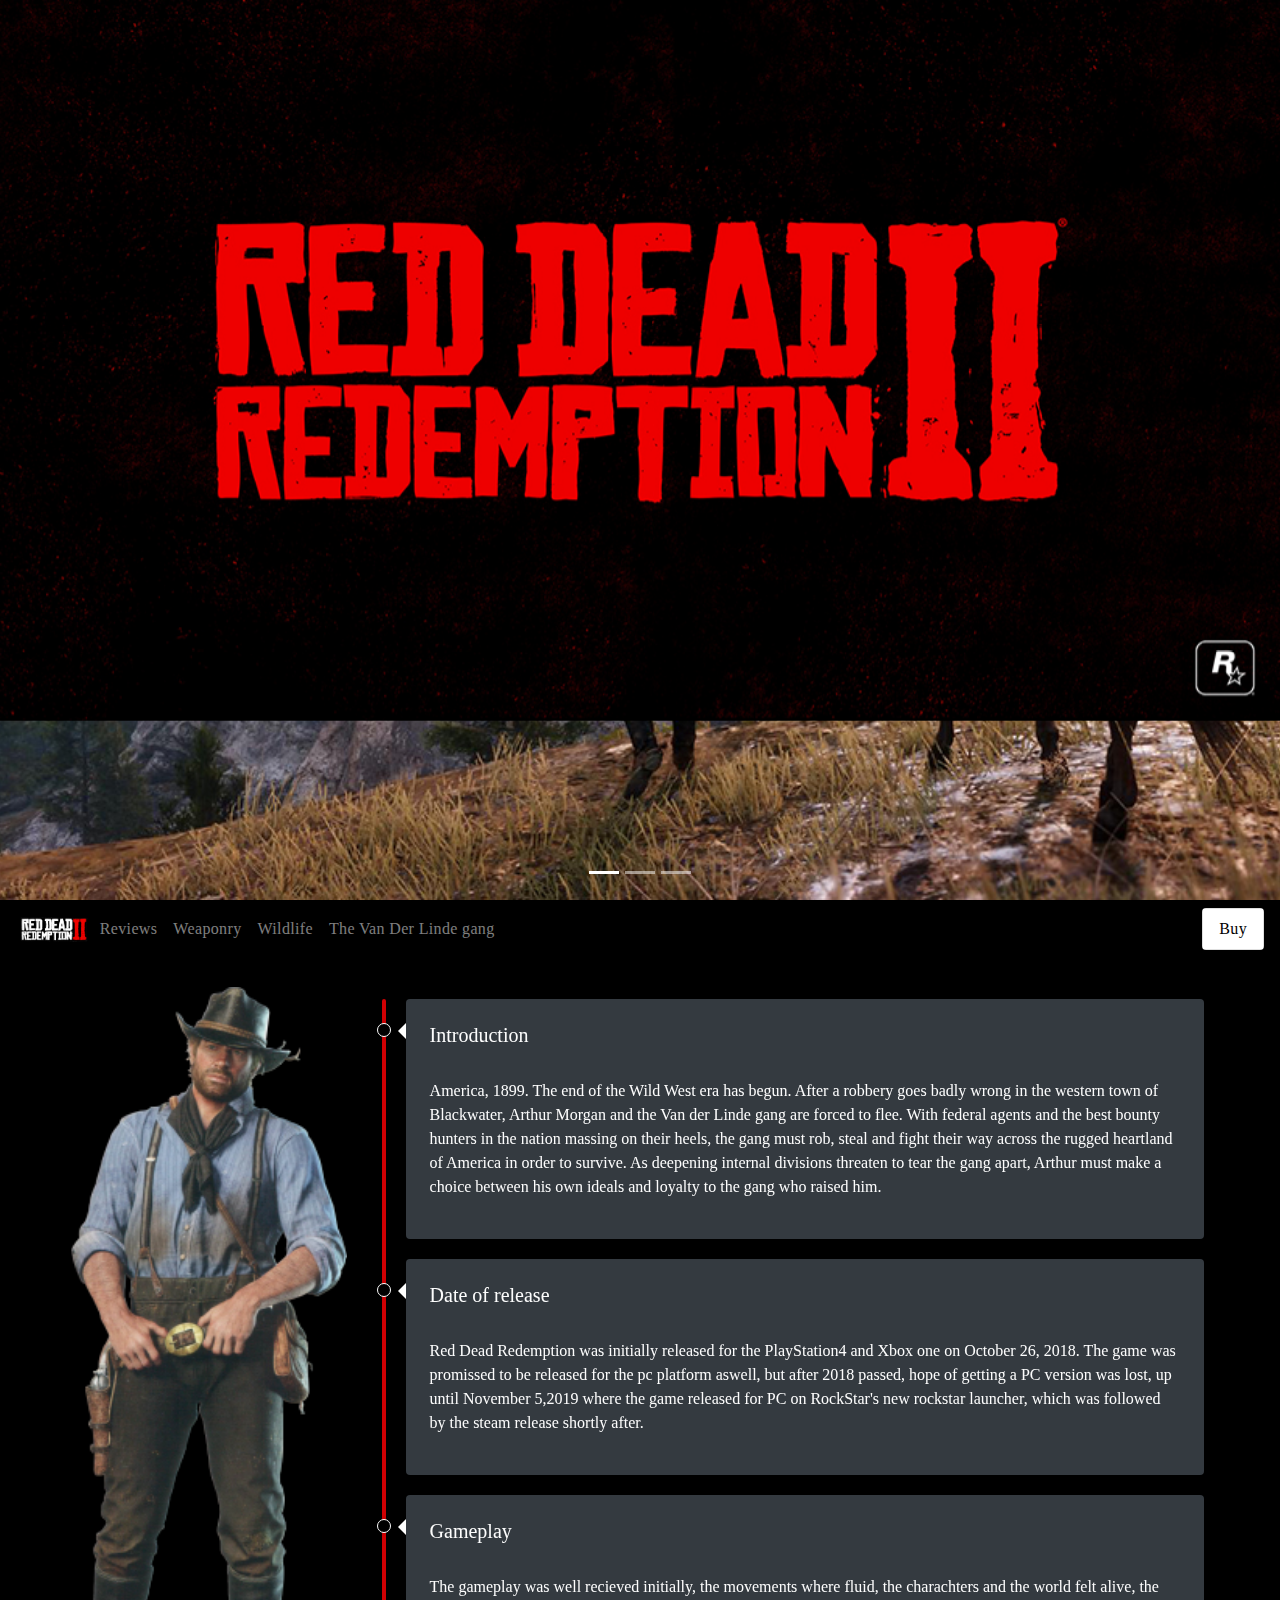
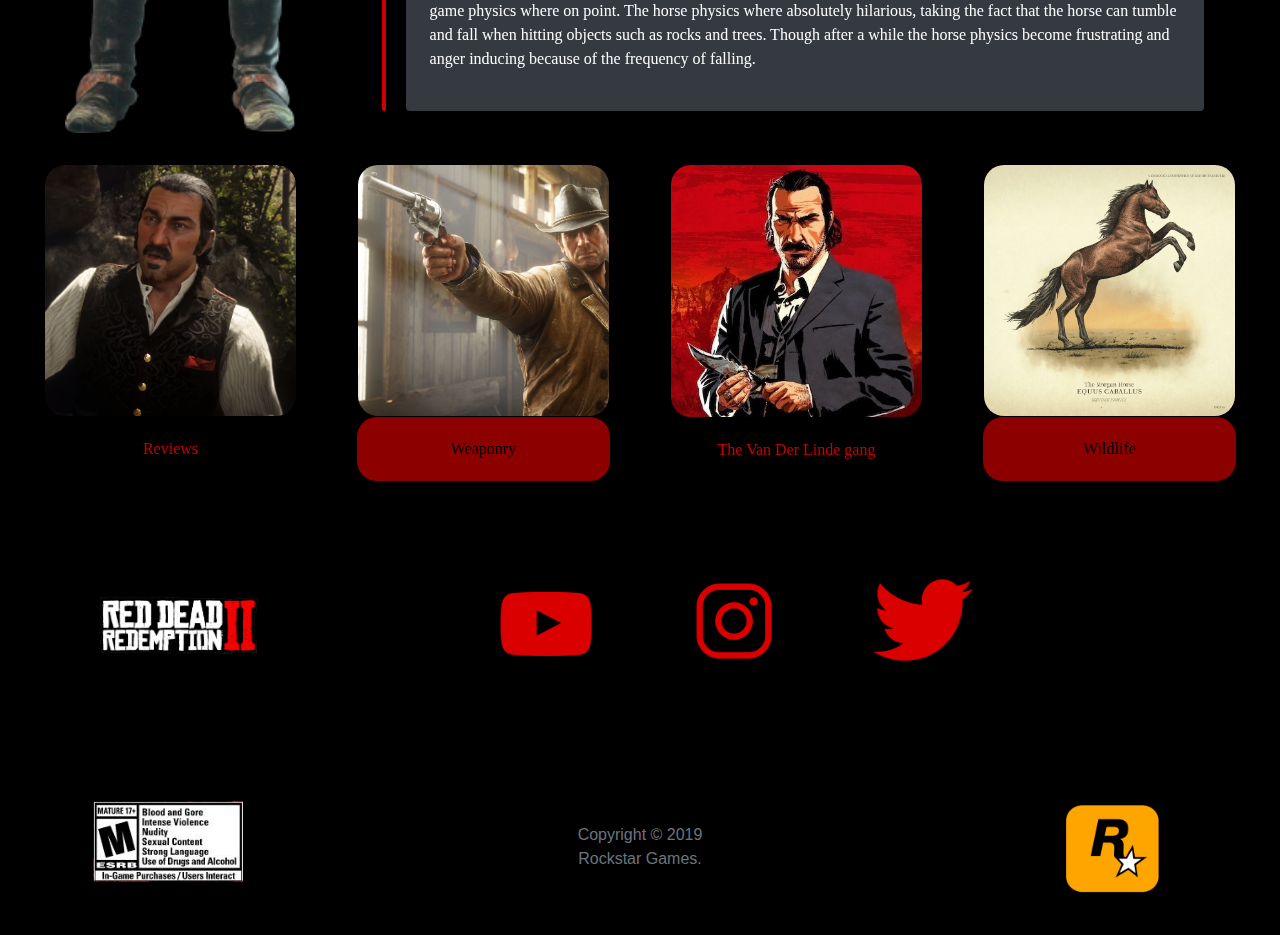
<file: index.html>
<!doctype html>
<html>
<head>
<meta charset="utf-8">
	
<meta name="viewport" content="width=device-width,initial-scale=1,maximum-scale=1,user-scalable=no">
<meta http-equiv="X-UA-Compatible" content="IE=edge,chrome=1">
<meta name="HandheldFriendly" content="true">

<style>
 body { 
	background: url(Pictures/backdrop.jpg);
	background-repeat: no-repeat;
	background-position: center center;
	background-size: cover;
        background-color: #000000 !important;
	background-attachment: fixed;
             }
</style>

<link rel="shortcut icon" type="image/x-icon" href="Pictures/rockstar.png">

	<link rel="stylesheet" href="css/index.css" >
	
<link rel="stylesheet" href="https://stackpath.bootstrapcdn.com/bootstrap/4.3.1/css/bootstrap.min.css" integrity="sha384-ggOyR0iXCbMQv3Xipma34MD+dH/1fQ784/j6cY/iJTQUOhcWr7x9JvoRxT2MZw1T" crossorigin="anonymous">
<script src="https://code.jquery.com/jquery-3.3.1.slim.min.js" integrity="sha384-q8i/X+965DzO0rT7abK41JStQIAqVgRVzpbzo5smXKp4YfRvH+8abtTE1Pi6jizo" crossorigin="anonymous"></script>
<script src="https://cdnjs.cloudflare.com/ajax/libs/popper.js/1.14.7/umd/popper.min.js" integrity="sha384-UO2eT0CpHqdSJQ6hJty5KVphtPhzWj9WO1clHTMGa3JDZwrnQq4sF86dIHNDz0W1" crossorigin="anonymous"></script>
<script src="https://stackpath.bootstrapcdn.com/bootstrap/4.3.1/js/bootstrap.min.js" integrity="sha384-JjSmVgyd0p3pXB1rRibZUAYoIIy6OrQ6VrjIEaFf/nJGzIxFDsf4x0xIM+B07jRM" crossorigin="anonymous"></script>

</head>
<title>RDR2</title>
<body>
	
	<!-- Navigation Bar -->
<div style="height: auto">
	
	<!-- Carousel -->
<div class="container">
</div>
	<div id="carouselExampleIndicators" class="carousel slide" data-ride="carousel">
  <ol class="carousel-indicators">
    <li data-target="#carouselExampleIndicators" data-slide-to="0" class="active"></li>
    <li data-target="#carouselExampleIndicators" data-slide-to="1"></li>
    <li data-target="#carouselExampleIndicators" data-slide-to="2"></li>
  </ol>
  <div class="carousel-inner">
    <div class="carousel-item active">
      <img style="height: auto" class="d-block w-100" src="Pictures/rdr2_tshirt_logo_textured_desktop.jpg" alt="First slide">
    </div>
    <div class="carousel-item">
      <img style="height: auto" class="d-block w-100" src="Pictures/rdr2_rdr2_3840x2160.jpg" alt="Second slide">
    </div>
    <div class="carousel-item">
      <img style="height: auto" class="d-block w-100" src="Pictures/rdr2_rockstar_3840x2160.jpg" alt="Third slide">
    </div>
  </div>
  <a class="carousel-control-prev" href="#carouselExampleIndicators" role="button" data-slide="prev">
    
    <span class="sr-only">Previous</span>
  </a>
  <a class="carousel-control-next" href="#carouselExampleIndicators" role="button" data-slide="next">
    
    <span class="sr-only">Next</span>
  </a>
</div>
	<!-- carousel end -->
	
</div>
<nav class="navbar sticky-top navbar-expand-lg navbar-dark secondary-color" style="background: #000000">
	
		<a href="index.html">
    <img src="Pictures/Red_Dead_Redemption_2_Logo.png" height="30" alt="RDR2 logo">
  </a>
 
	
    <button class="navbar-toggler" type="button" data-toggle="collapse" data-target="#navbarSupportedContent" aria-controls="navbarSupportedContent" aria-expanded="false" aria-label="Toggle navigation">
        <span class="navbar-toggler-icon"></span>
    </button>
    <div class="collapse navbar-collapse" id="navbarSupportedContent">
        <ul style="font-family: Impact, Haettenschweiler, 'Franklin Gothic Bold', 'Arial Black', 'sans-serif'; letter-spacing: 0.35px" class="navbar-nav mr-auto">
			
            
			
			<li class="nav-item"><a class="nav-link" href="Page2.html">Reviews</a></li>
				
			<li class="nav-item"><a class="nav-link" href="page5.html">Weaponry</a></li>
			
			<li class="nav-item"><a class="nav-link" href="page4.html">Wildlife</a></li>
			
			<li class="nav-item"><a class="nav-link" href="page3.html">The Van Der Linde gang</a>
			
           
			
		</ul>
		<div style="font-family: Impact, Haettenschweiler, 'Franklin Gothic Bold', 'Arial Black', 'sans-serif'; letter-spacing: 0.35px" class="card">
			<a class="nav-link" href="https://www.rockstargames.com/reddeadredemption2/order">Buy</a>
  </div></div>
	
</nav>


<div class="card" style="margin-left: 4%; margin-right: 4%;border-bottom-right-radius: 20px; border-bottom-left-radius: 20px; background-color: rgba(0,0,0,0.76); backdrop-filter: blur(5px)">
	<div class="card-body">
               <div class="row">
				   <div style="margin-right: 10%px; margin-top: 0%" class="column"><img src="Pictures/ArthurCard.png"></div>
                <!-- Timeline -->
				   <div class="col-md" >
                <ul style="font-family: Cambria, 'Hoefler Text', 'Liberation Serif', Times, 'Times New Roman', 'serif' "class="timeline">
                    <li class="timeline-item bg-dark rounded ml-3 p-4 shadow">
                        <div class="timeline-arrow"></div>
                        <h2 class="h5 mb-0">Introduction</h2><span class="small text-gray"><i class="fa fa-clock-o mr-1"></i></span>
                        <p class="text-small mt-2 font-weight-light">America, 1899. The end of the Wild West era has begun. After a robbery goes badly wrong in the western town of Blackwater, Arthur Morgan and the Van der Linde gang are forced to flee. With federal agents and the best bounty hunters in the nation massing on their heels, the gang must rob, steal and fight their way across the rugged heartland of America in order to survive. As deepening internal divisions threaten to tear the gang apart, Arthur must make a choice between his own ideals and loyalty to the gang who raised him.</p>
                    </li>
					<p></p>
                    <li class="timeline-item bg-dark rounded ml-3 p-4 shadow">
                        <div class="timeline-arrow"></div>
                        <h2 class="h5 mb-0">Date of release</h2><span class="small text-gray"><i class="fa fa-clock-o mr-1"></i></span>
                        <p class="text-small mt-2 font-weight-light">Red Dead Redemption was initially released for the PlayStation4 and Xbox one on October 26, 2018. The game was promissed to be released for the pc platform aswell, but after 2018 passed, hope of getting a PC version was lost, up until November 5,2019 where the game released for PC on RockStar's new rockstar launcher, which was followed by the steam release shortly after.</p>
                    </li>
					<p></p>
                    <li class="timeline-item bg-dark rounded ml-3 p-4 shadow">
                        <div class="timeline-arrow"></div>
                        <h2 class="h5 mb-0">Gameplay</h2><span class="small text-gray"><i class="fa fa-clock-o mr-1"></i></span>
                        <p class="text-small mt-2 font-weight-light">The gameplay was well recieved initially, the movements where fluid, the charachters and the world felt alive, the game physics where on point. The horse physics where absolutely hilarious, taking the fact that the horse can tumble and fall when hitting objects such as rocks and trees. Though after a while the horse physics become frustrating and anger inducing because of the frequency of falling.</p>
                    </li>
					<p></p>
					<p></p>
                </ul></div></div><!-- End -->
    </div>
  </div>
	
		<div style="margin: 10px" class="row">
		<div class="col-md-3">
			<div class="container">
            <div class="card" style="background-color: #000000;border-radius: 20px">
	<a href="Page2.html">			
  <img src="Pictures/Dutch_Dog.png" alt="Avatar" class="image" style="width:100%; border-radius: 20px"></a>
  </div>
	  
  <div style="background-color: rgba(0,0,0,0.76); backdrop-filter: blur(5px); border-radius: 20px; margin-bottom: 3%" class="card-body">
    <p style="text-align: center; font-family: Impact, Haettenschweiler, 'Franklin Gothic Bold', 'Arial Black', 'sans-serif'" class="card-text" class="card-text"><font color="#C70003">Reviews</font></p>
  </div>
</div>
        </div>
			
			
			<p></p>
	<div class="col-md-3">
			<div class="container">
            <div class="card" style="background-color: #000000;border-radius: 20px" >
			<a href="page5.html">	
  <img src="Pictures/weapons.jpg" alt="Avatar" class="image" style="width:100%; border-radius: 20px"></a>
  </div>
	  
  <div style="background-color: rgba(224,0,0,0.63); backdrop-filter: blur(5px); border-radius: 20px; margin-bottom: 3%" class="card-body">
    <p style="text-align: center; font-family: Impact, Haettenschweiler, 'Franklin Gothic Bold', 'Arial Black', 'sans-serif'" class="card-text" class="card-text"><font color="#000000">Weaponry</font></p>
  </div>
</div>
        </div>
		<p></p>	
			
			
	<div class="col-md-3">
			<div class="container">
            <div class="card" style="background-color: #000000;border-radius: 20px">
				<a href="page3.html">
					<img src="Pictures/Dutch.jpeg" alt="Avatar" class="image" style="width:100%; border-radius: 20px"></a>
  </div>
	  
  <div style="background-color: rgba(0,0,0,0.76); backdrop-filter: blur(5px); border-radius: 20px; margin-bottom: 3%" class="card-body">
    <p style="text-align: center; font-family: Impact, Haettenschweiler, 'Franklin Gothic Bold', 'Arial Black', 'sans-serif'" class="card-text" class="card-text"><font color="#C70003">The Van Der Linde gang</font></p>
  </div>
</div>
        </div>
			
			
			
	<div class="col-md-3">
			<div class="container">
            <div class="card" style="background-color: #000000;border-radius: 20px">
			<a href="page4.html">	
  <img src="Pictures/wild.jpg" alt="Avatar" class="image" style="width:100%; border-radius: 20px"></a>
  </div>
	  
  <div style="background-color: rgba(224,0,0,0.63); backdrop-filter: blur(5px); border-radius: 20px; margin-bottom: 3%" class="card-body">
    <p style="text-align: center; font-family: Impact, Haettenschweiler, 'Franklin Gothic Bold', 'Arial Black', 'sans-serif'" class="card-text"><font color="#000000">Wildlife</font></p>
  </div>
</div>
        </div>
		
	</div>
	
	
	
	
	
	<footer style="background-color: rgba(0,0,0,0.76); backdrop-filter: blur(5px)" >
    <div class="container py-5">
      <div class="row py-4">
        <div class="col-lg-4 col-md-6 mb-4 mb-lg-0"><a href="https://www.rockstargames.com/reddeadredemption2/"><img style="margin-top: 5%" src="Pictures/Red_Dead_Redemption_2_Logo.png" alt="" width="180" class="mb-3"></a> 
        </div>
		  
        <div align="center" class="col-lg-2 col-md-6 mb-4 mb-lg-0">
			<a href="http://youtube.com/rockstargames"><img style="margin-top: 11%" src="Pictures/playbutton.png" alt="" width="100" class="mb-3"></a>
        </div>
		  
        <div align="center" class="col-lg-2 col-md-6 mb-4 mb-lg-0">  
			<a href="https://instagram.com/rockstargames"><img src="Pictures/insta.png" alt="" width="100" class="mb-3"></a>
        </div>
		  
		  <div align="center" class="col-lg-2 col-md-6 mb-4 mb-lg-0">
			  <a href="https://twitter.com/rockstargames"><img style="margin-top: 5%" src="Pictures/twitter.png" alt="" width="100" class="mb-3"></a>
        </div>
		  
		  
			  
				  
          </div>
        </div>
     

    <!-- Copyrights -->
	<div style="background-color: black" class="py-3">
		<div class="container py-2">
		<div class="row py-0">
			 <div align="center" class="col-lg-2 col-md-6 mb-4 mb-lg-0">
			<a href="https://www.esrb.org/"><img style="margin-top: 11%" src="Pictures/esrb.jpg" alt="" width="150" class="mb-3"></a>
        </div>
      <div class="col-lg-2 col-md-6 mb-4 mb-lg-0 container text-center">
        <p style="margin-top: 20%" class="text-muted mb-0 py-2">Copyright © 2019 Rockstar Games.</p>
      </div>
		 <div align="center" class="col-lg-2 col-md-6 mb-4 mb-lg-0">
			<a href="http://www.rockstargames.com/"><img style="margin-top: 11%" src="Pictures/rockstar.png" alt="" width="100" class="mb-3"></a>
        </div></div></div>
    </div>
		
  </footer>
  <!-- End -->

	
	
</body>
</html>
</file>
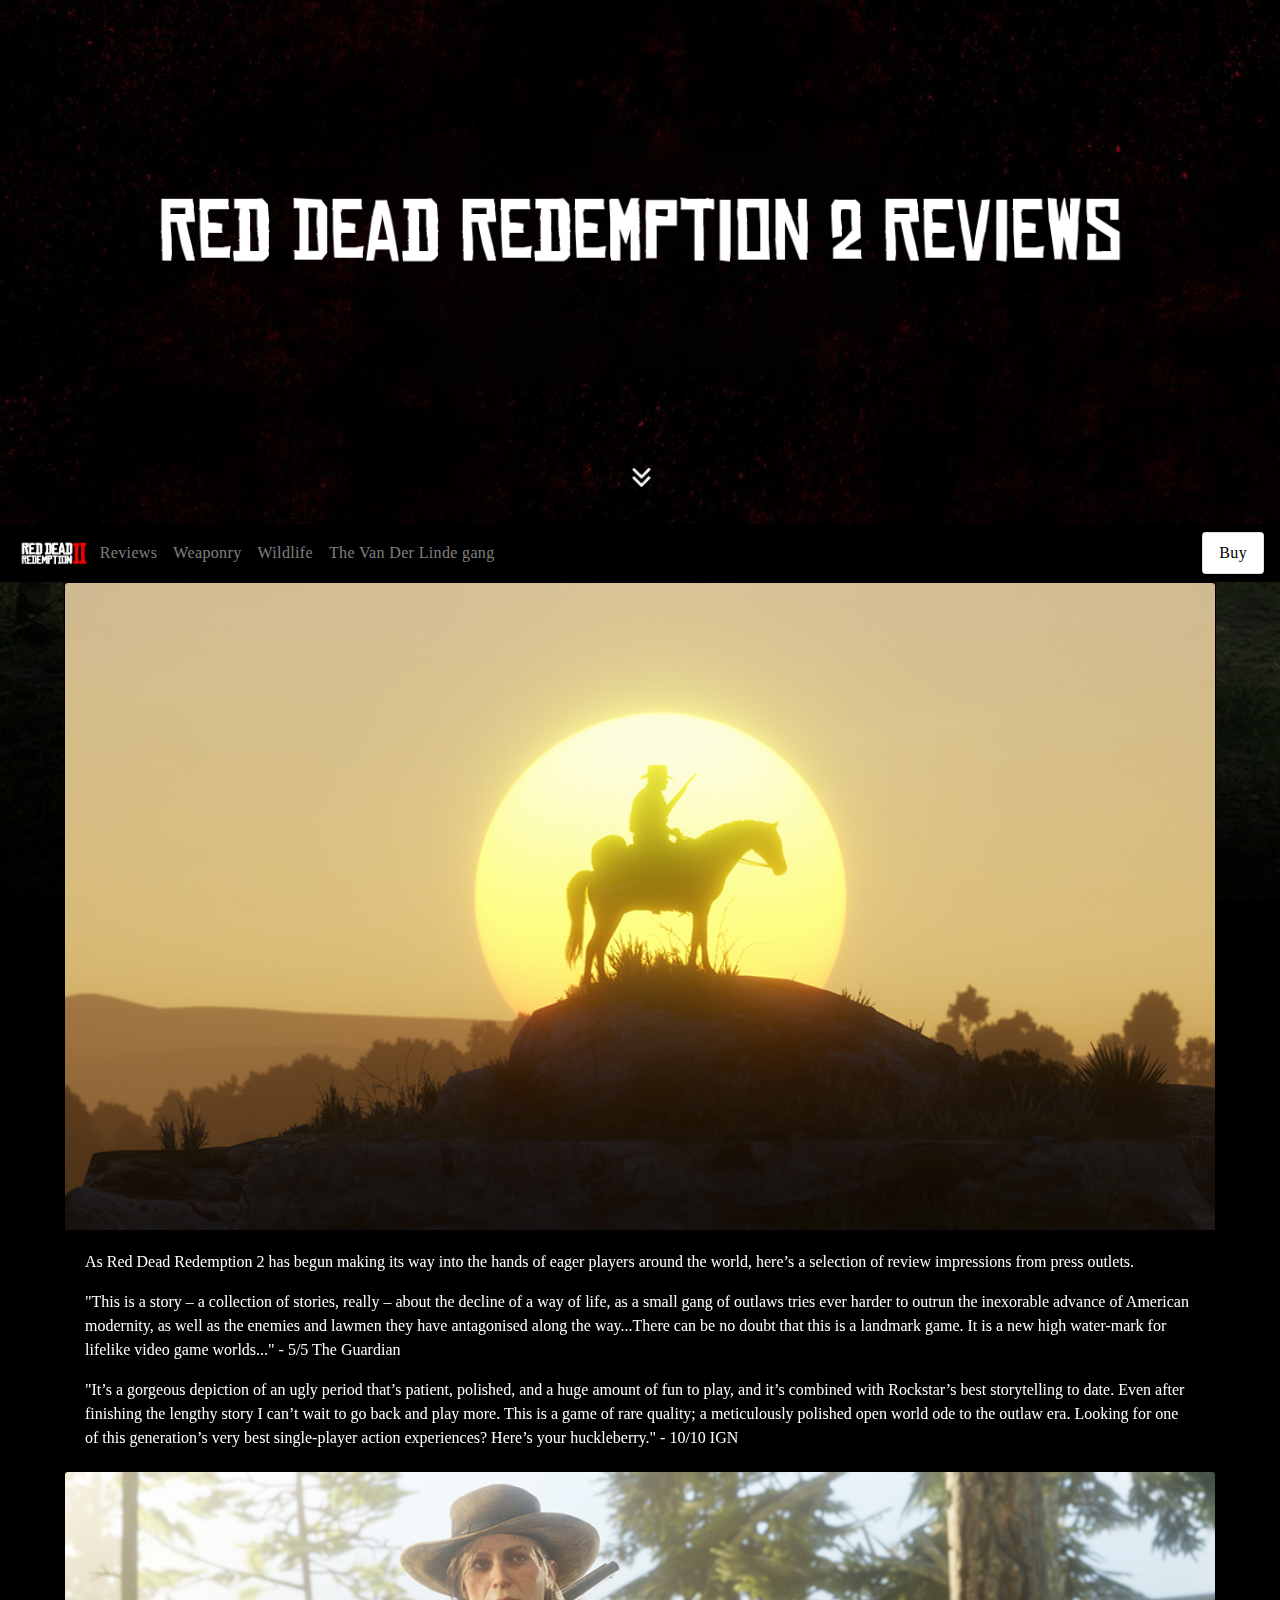
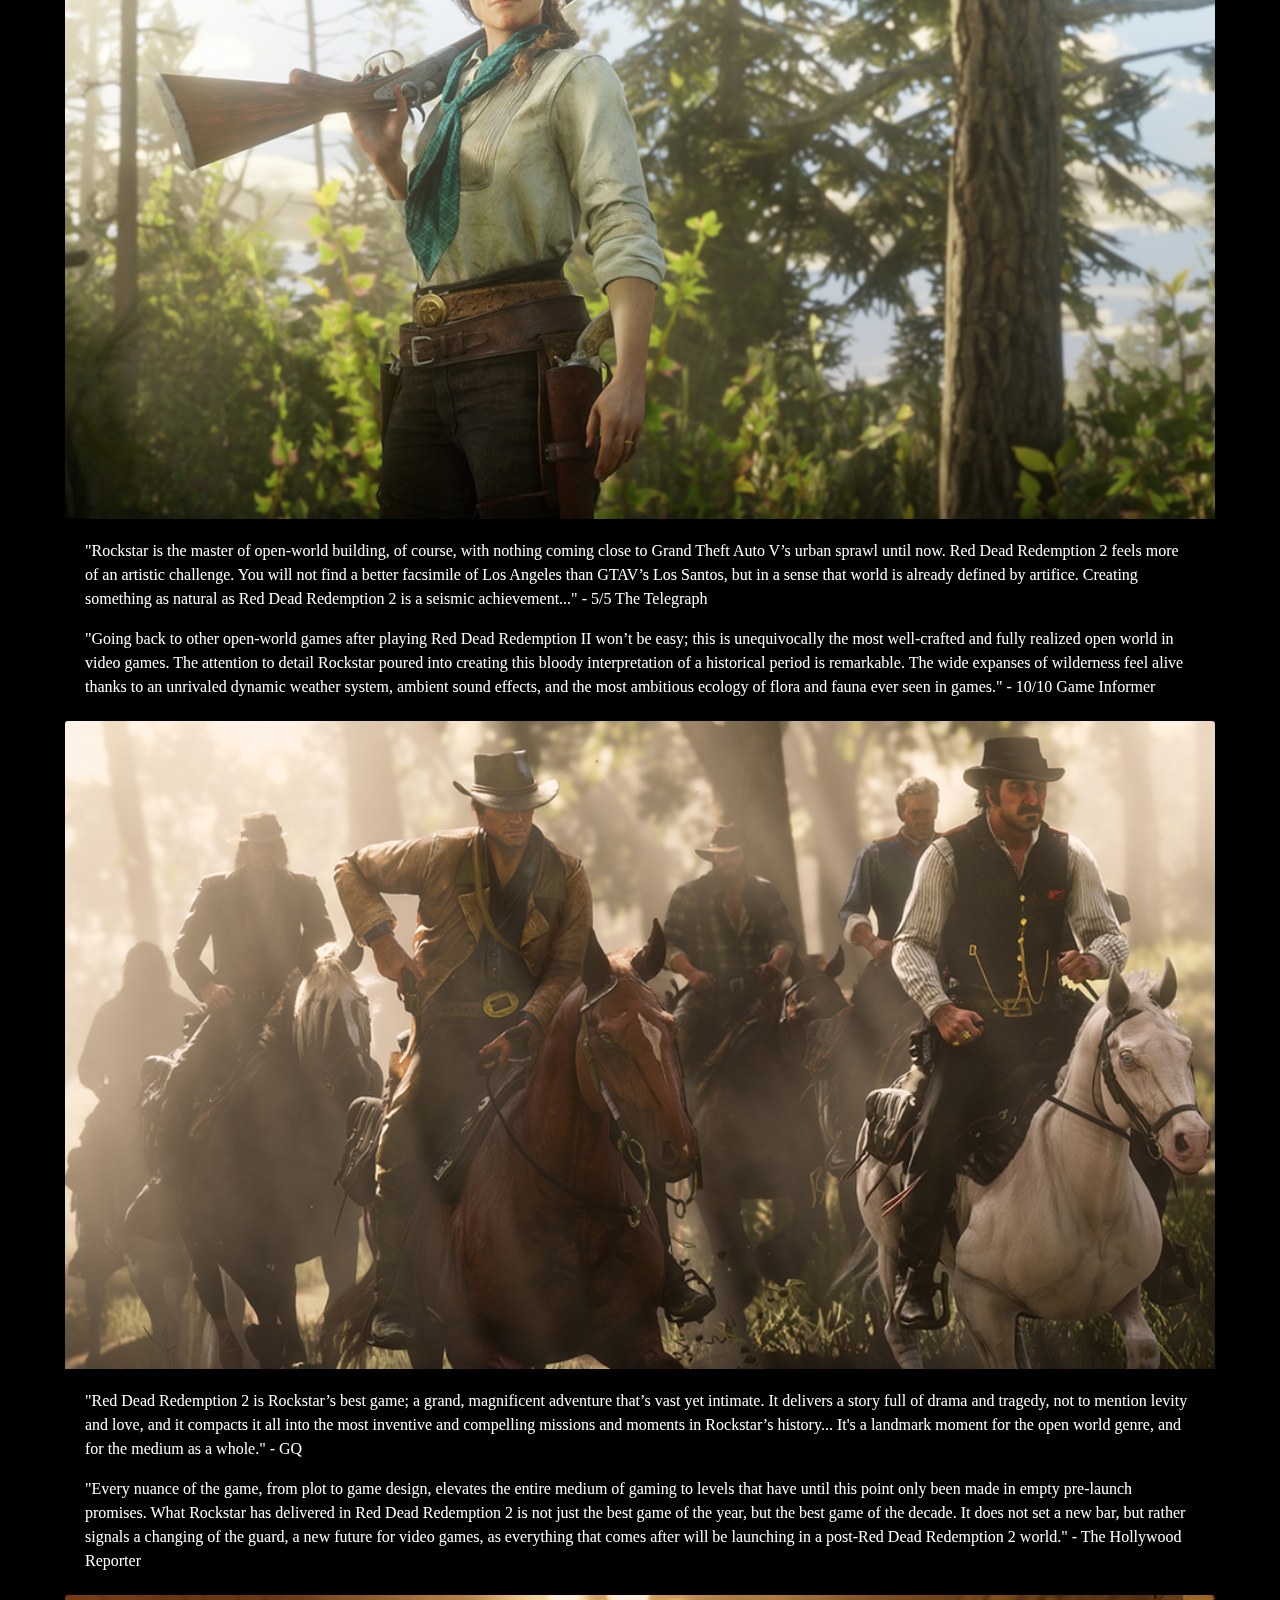
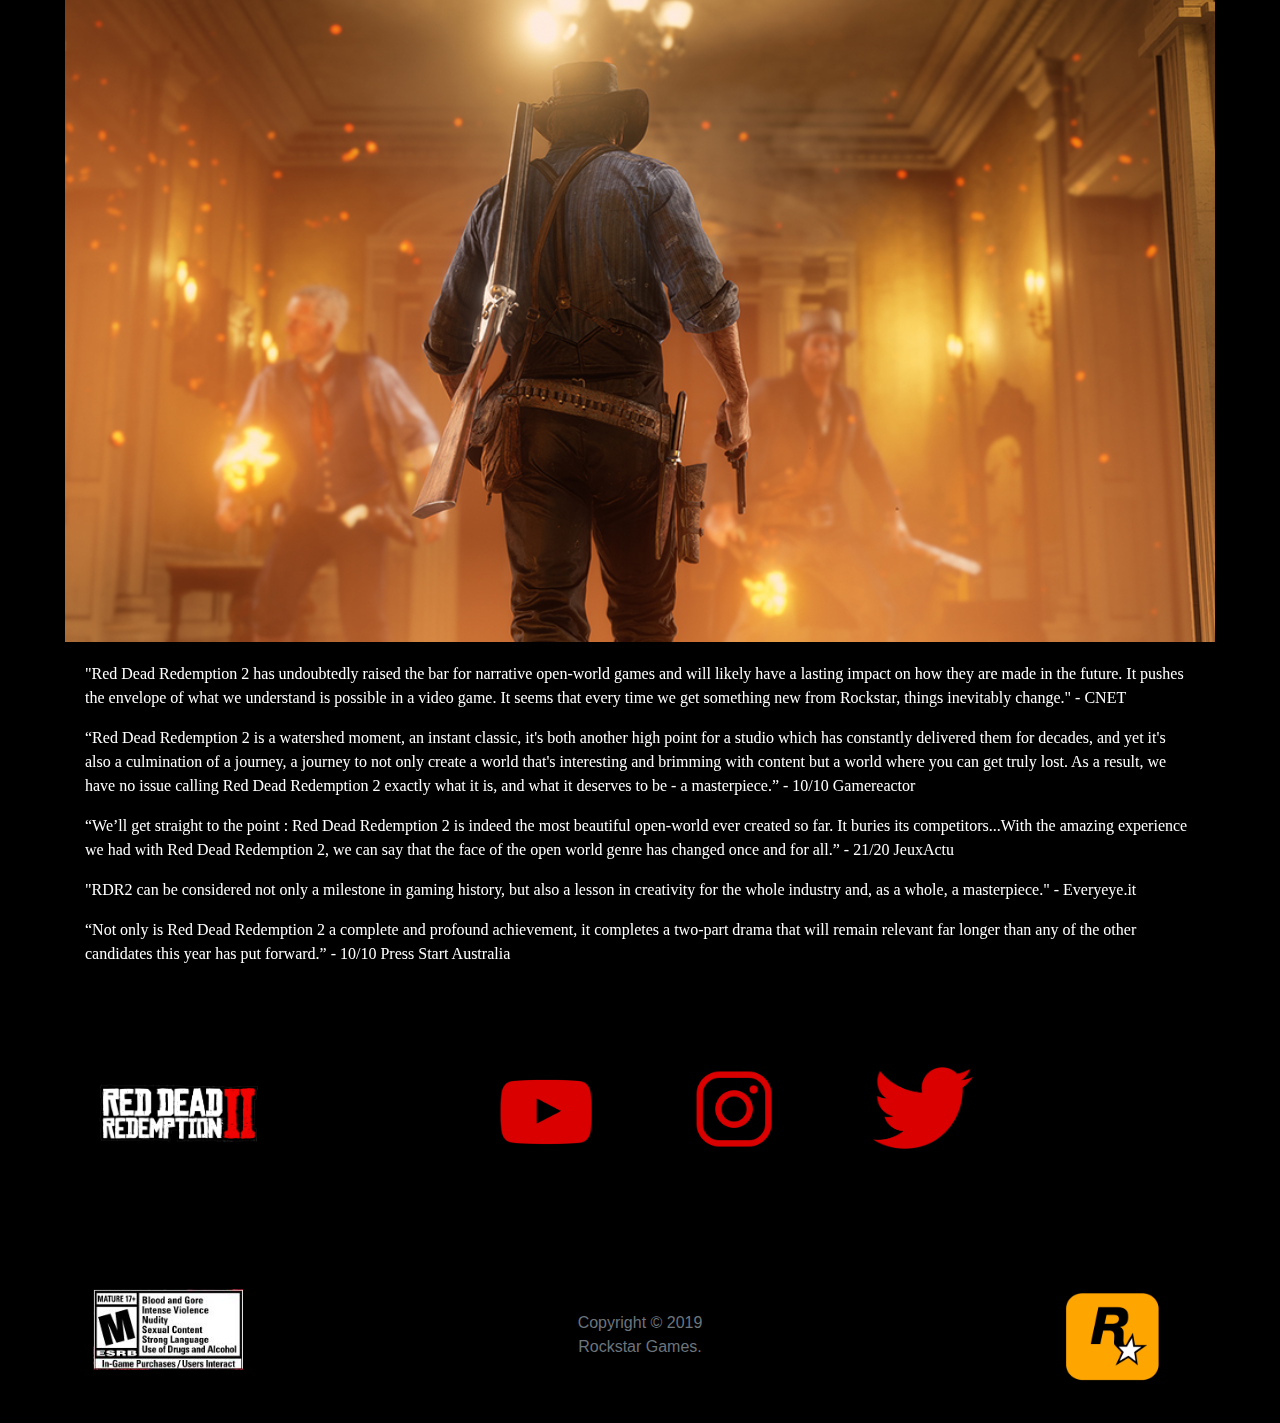
<file: Page2.html>
<!doctype html>
<html>
<head>
<meta charset="utf-8">
<meta name="viewport" content="width=device-width,initial-scale=1,maximum-scale=1,user-scalable=no">
<meta http-equiv="X-UA-Compatible" content="IE=edge,chrome=1">
<meta name="HandheldFriendly" content="true">
	<link rel="shortcut icon" type="image/x-icon" href="Pictures/rockstar.png">
<title>RDR2 Reviews</title>
	<style>
		body { 
			background: url(Pictures/page2.png);
			background-position: center center;
			background-size: cover;
			background-repeat: no-repeat;
            background-color: #000000 !important;
			background-attachment: fixed;
             }
</style>
	
	<link rel="stylesheet" href="css/index.css" >
	<link rel="stylesheet" href="https://stackpath.bootstrapcdn.com/bootstrap/4.3.1/css/bootstrap.min.css" integrity="sha384-ggOyR0iXCbMQv3Xipma34MD+dH/1fQ784/j6cY/iJTQUOhcWr7x9JvoRxT2MZw1T" crossorigin="anonymous">
	<script src="https://code.jquery.com/jquery-3.3.1.slim.min.js" integrity="sha384-q8i/X+965DzO0rT7abK41JStQIAqVgRVzpbzo5smXKp4YfRvH+8abtTE1Pi6jizo" crossorigin="anonymous"></script>
<script src="https://cdnjs.cloudflare.com/ajax/libs/popper.js/1.14.7/umd/popper.min.js" integrity="sha384-UO2eT0CpHqdSJQ6hJty5KVphtPhzWj9WO1clHTMGa3JDZwrnQq4sF86dIHNDz0W1" crossorigin="anonymous"></script>
<script src="https://stackpath.bootstrapcdn.com/bootstrap/4.3.1/js/bootstrap.min.js" integrity="sha384-JjSmVgyd0p3pXB1rRibZUAYoIIy6OrQ6VrjIEaFf/nJGzIxFDsf4x0xIM+B07jRM" crossorigin="anonymous"></script>
</head>

<body>	
	<!-- Navigation Bar -->


<div style="max-height: 100vh;">
  <img style="height: auto" class="d-block w-100" src="Pictures/review.png">
		</div>
<nav class="navbar sticky-top navbar-expand-lg navbar-dark secondary-color" style="background: #000000">
	
		<a href="index.html">
    <img src="Pictures/Red_Dead_Redemption_2_Logo.png" height="30" alt="RDR2 logo">
  </a>
 
	
    <button class="navbar-toggler" type="button" data-toggle="collapse" data-target="#navbarSupportedContent" aria-controls="navbarSupportedContent" aria-expanded="false" aria-label="Toggle navigation">
        <span class="navbar-toggler-icon"></span>
    </button>
    <div class="collapse navbar-collapse" id="navbarSupportedContent">
        <ul style="font-family: Impact, Haettenschweiler, 'Franklin Gothic Bold', 'Arial Black', 'sans-serif'; letter-spacing: 0.35px" class="navbar-nav mr-auto">
			
            
			
			<li class="nav-item"><a class="nav-link" href="Page2.html">Reviews</a></li>
				
			<li class="nav-item"><a class="nav-link" href="page5.html">Weaponry</a></li>
			
			<li class="nav-item"><a class="nav-link" href="page4.html">Wildlife</a></li>
			
			<li class="nav-item"><a class="nav-link" href="page3.html">The Van Der Linde gang</a>
			
           
			
		</ul>
		<div style="font-family: Impact, Haettenschweiler, 'Franklin Gothic Bold', 'Arial Black', 'sans-serif'; letter-spacing: 0.35px" class="card">
			<a class="nav-link" href="https://www.rockstargames.com/reddeadredemption2/order">Buy</a>
  </div></div>
	
</nav>
	
	
	
	
	<font color="#FFFFFF" style="font-family: Cambria, 'Hoefler Text', 'Liberation Serif', Times, 'Times New Roman', 'serif'">
	<div class="card" style="margin-left: 5%; margin-right: 5%; background-color: black; backdrop-filter: blur(5px)">
  <img src="Pictures/rev1.jpg" class="card-img-top" alt="...">
  <div class="card-body">
    <p class="card-text">As Red Dead Redemption 2 has begun making its way into the hands of eager players around the world, here’s a selection of review impressions from press outlets.</p>
<p class="card-text">
"This is a story – a collection of stories, really – about the decline of a way of life, as a small gang of outlaws tries ever harder to outrun the inexorable advance of American modernity, as well as the enemies and lawmen they have antagonised along the way...There can be no doubt that this is a landmark game. It is a new high water-mark for lifelike video game worlds..." - 5/5 The Guardian
	  </p><p class="card-text">
"It’s a gorgeous depiction of an ugly period that’s patient, polished, and a huge amount of fun to play, and it’s combined with Rockstar’s best storytelling to date. Even after finishing the lengthy story I can’t wait to go back and play more. This is a game of rare quality; a meticulously polished open world ode to the outlaw era. Looking for one of this generation’s very best single-player action experiences? Here’s your huckleberry." - 10/10 IGN</p>
  </div>
</div>
	<div class="card" style="margin-left: 5%; margin-right: 5%; background-color: black; backdrop-filter: blur(5px)">
  <img src="Pictures/rev2.jpg" class="card-img-top" alt="...">
  <div class="card-body">
    <p class="card-text">"Rockstar is the master of open-world building, of course, with nothing coming close to Grand Theft Auto V’s urban sprawl until now. Red Dead Redemption 2 feels more of an artistic challenge. You will not find a better facsimile of Los Angeles than GTAV’s Los Santos, but in a sense that world is already defined by artifice. Creating something as natural as Red Dead Redemption 2 is a seismic achievement..." - 5/5 The Telegraph</p>
<p class="card-text">
"Going back to other open-world games after playing Red Dead Redemption II won’t be easy; this is unequivocally the most well-crafted and fully realized open world in video games. The attention to detail Rockstar poured into creating this bloody interpretation of a historical period is remarkable. The wide expanses of wilderness feel alive thanks to an unrivaled dynamic weather system, ambient sound effects, and the most ambitious ecology of flora and fauna ever seen in games." - 10/10 Game Informer</p>
  </div>
</div>
	<div class="card" style="margin-left: 5%; margin-right: 5%; background-color: black; backdrop-filter: blur(5px)">
  <img src="Pictures/rev3.jpg" class="card-img-top" alt="...">
  <div class="card-body">
    <p class="card-text">"Red Dead Redemption 2 is Rockstar’s best game; a grand, magnificent adventure that’s vast yet intimate. It delivers a story full of drama and tragedy, not to mention levity and love, and it compacts it all into the most inventive and compelling missions and moments in Rockstar’s history... It's a landmark moment for the open world genre, and for the medium as a whole." - GQ</p>
<p class="card-text">
"Every nuance of the game, from plot to game design, elevates the entire medium of gaming to levels that have until this point only been made in empty pre-launch promises. What Rockstar has delivered in Red Dead Redemption 2 is not just the best game of the year, but the best game of the decade. It does not set a new bar, but rather signals a changing of the guard, a new future for video games, as everything that comes after will be launching in a post-Red Dead Redemption 2 world." - The Hollywood Reporter</p>
  </div>
</div>
	<div class="card" style="margin-left: 5%; margin-right: 5%; background-color:black; backdrop-filter: blur(5px)">
  <img src="Pictures/rev4.jpg" class="card-img-top" alt="...">
  <div class="card-body">
    <p class="card-text">"Red Dead Redemption 2 has undoubtedly raised the bar for narrative open-world games and will likely have a lasting impact on how they are made in the future. It pushes the envelope of what we understand is possible in a video game. It seems that every time we get something new from Rockstar, things inevitably change." - CNET
<p class="card-text">
“Red Dead Redemption 2 is a watershed moment, an instant classic, it's both another high point for a studio which has constantly delivered them for decades, and yet it's also a culmination of a journey, a journey to not only create a world that's interesting and brimming with content but a world where you can get truly lost. As a result, we have no issue calling Red Dead Redemption 2 exactly what it is, and what it deserves to be - a masterpiece.” - 10/10 Gamereactor</p>
	<p class="card-text">
	  “We’ll get straight to the point : Red Dead Redemption 2 is indeed the most beautiful open-world ever created so far. It buries its competitors...With the amazing experience we had with Red Dead Redemption 2, we can say that the face of the open world genre has changed once and for all.” - 21/20 JeuxActu</p>
<p class="card-text">
"RDR2 can be considered not only a milestone in gaming history, but also a lesson in creativity for the whole industry and, as a whole, a masterpiece." - Everyeye.it</p>
<p class="card-text">
“Not only is Red Dead Redemption 2 a complete and profound achievement, it completes a two-part drama that will remain relevant far longer than any of the other candidates this year has put forward.” - 10/10 Press Start Australia</p>
  </div>
</div></font>
	
	
	
	<footer style="background-color: rgba(0,0,0,0.76); backdrop-filter: blur(5px)" >
    <div class="container py-5">
      <div class="row py-4">
        <div class="col-lg-4 col-md-6 mb-4 mb-lg-0"><a href="https://www.rockstargames.com/reddeadredemption2/"><img style="margin-top: 5%" src="Pictures/Red_Dead_Redemption_2_Logo.png" alt="" width="180" class="mb-3"></a> 
        </div>
		  
        <div align="center" class="col-lg-2 col-md-6 mb-4 mb-lg-0">
			<a href="http://youtube.com/rockstargames"><img style="margin-top: 11%" src="Pictures/playbutton.png" alt="" width="100" class="mb-3"></a>
        </div>
		  
        <div align="center" class="col-lg-2 col-md-6 mb-4 mb-lg-0">  
			<a href="https://instagram.com/rockstargames"><img src="Pictures/insta.png" alt="" width="100" class="mb-3"></a>
        </div>
		  
		  <div align="center" class="col-lg-2 col-md-6 mb-4 mb-lg-0">
			  <a href="https://twitter.com/rockstargames"><img style="margin-top: 5%" src="Pictures/twitter.png" alt="" width="100" class="mb-3"></a>
        </div>
		  
		  
			  
				  
          </div>
        </div>
      

    <!-- Copyrights -->
	
    <div style="background-color: black" class="py-3">
		<div class="container py-2">
		<div class="row py-0">
			 <div align="center" class="col-lg-2 col-md-6 mb-4 mb-lg-0">
			<a href="https://www.esrb.org/"><img style="margin-top: 11%" src="Pictures/esrb.jpg" alt="" width="150" class="mb-3"></a>
        </div>
      <div class="col-lg-2 col-md-6 mb-4 mb-lg-0 container text-center">
        <p style="margin-top: 20%" class="text-muted mb-0 py-2">Copyright © 2019 Rockstar Games.</p>
      </div>
		 <div align="center" class="col-lg-2 col-md-6 mb-4 mb-lg-0">
			<a href="http://www.rockstargames.com/"><img style="margin-top: 11%" src="Pictures/rockstar.png" alt="" width="100" class="mb-3"></a>
        </div></div></div>
    </div>
	
  </footer>
  <!-- End -->
</body>
</html>
</file>
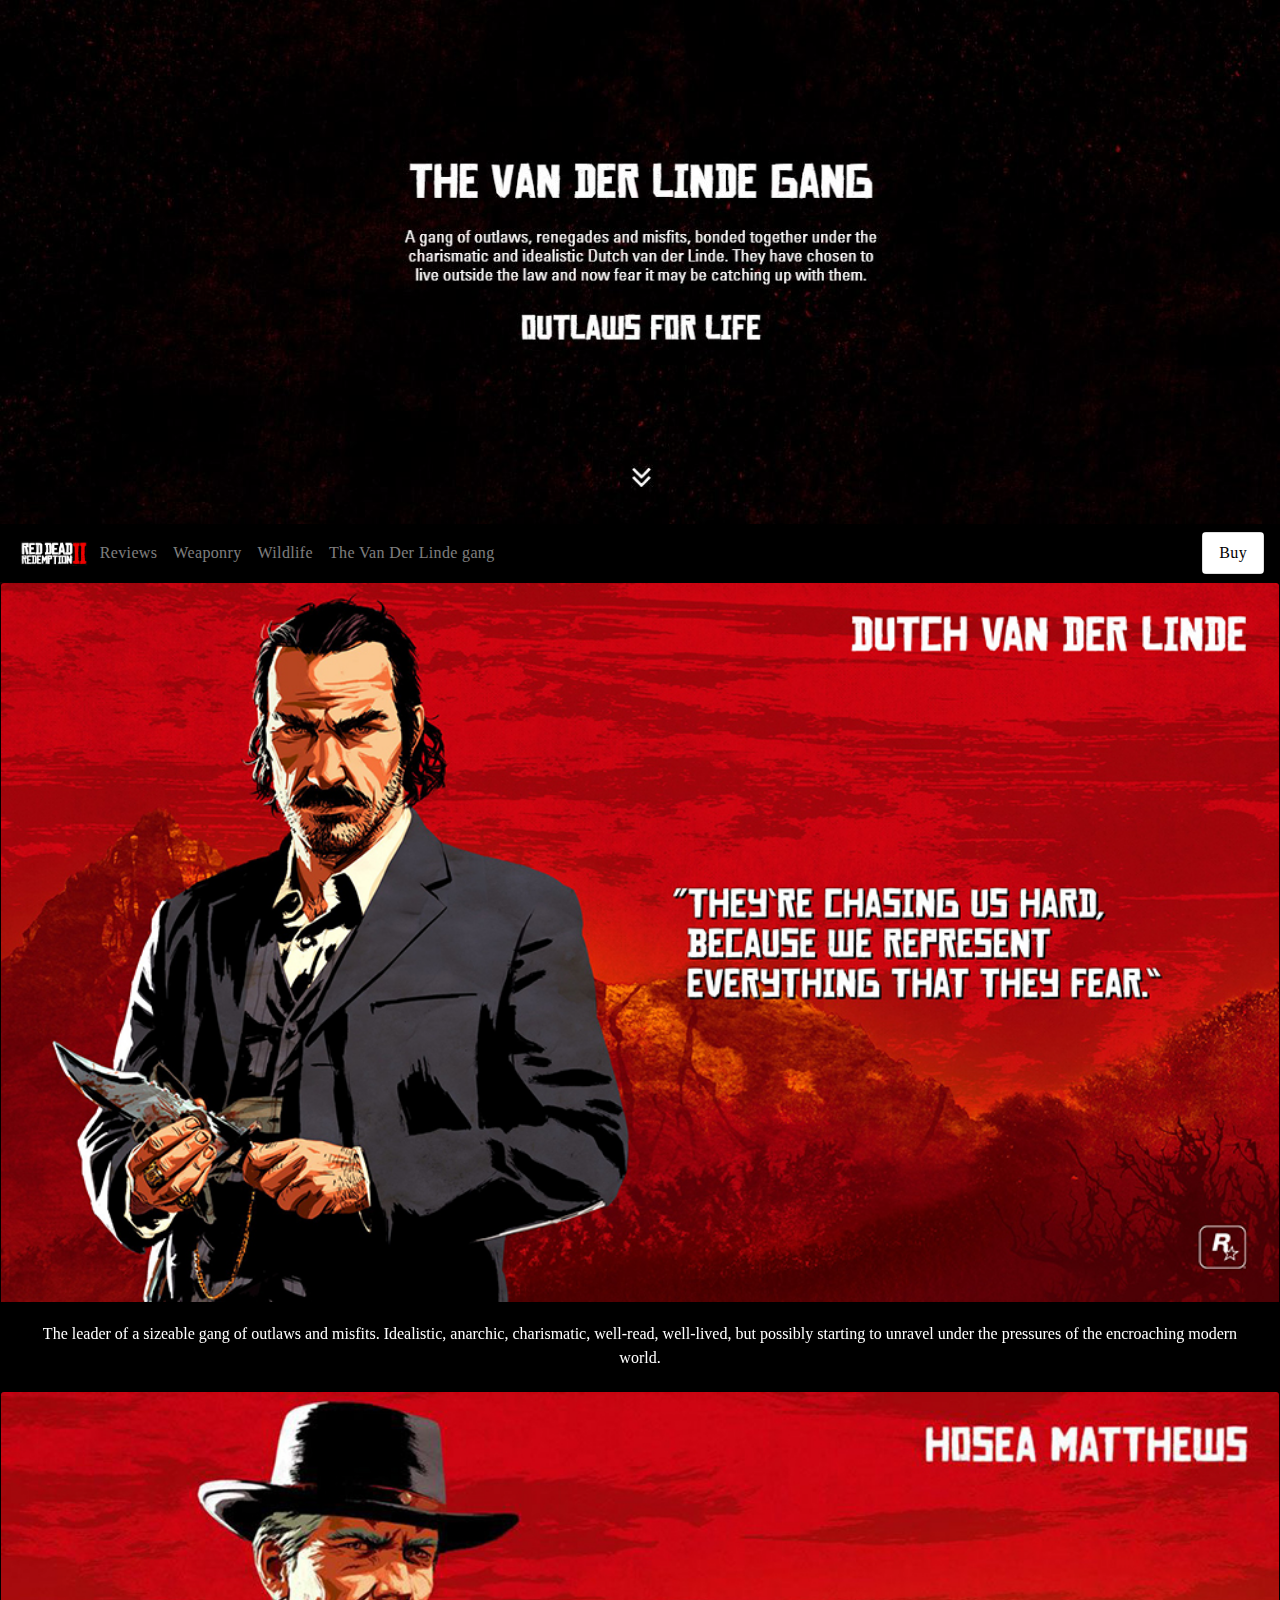
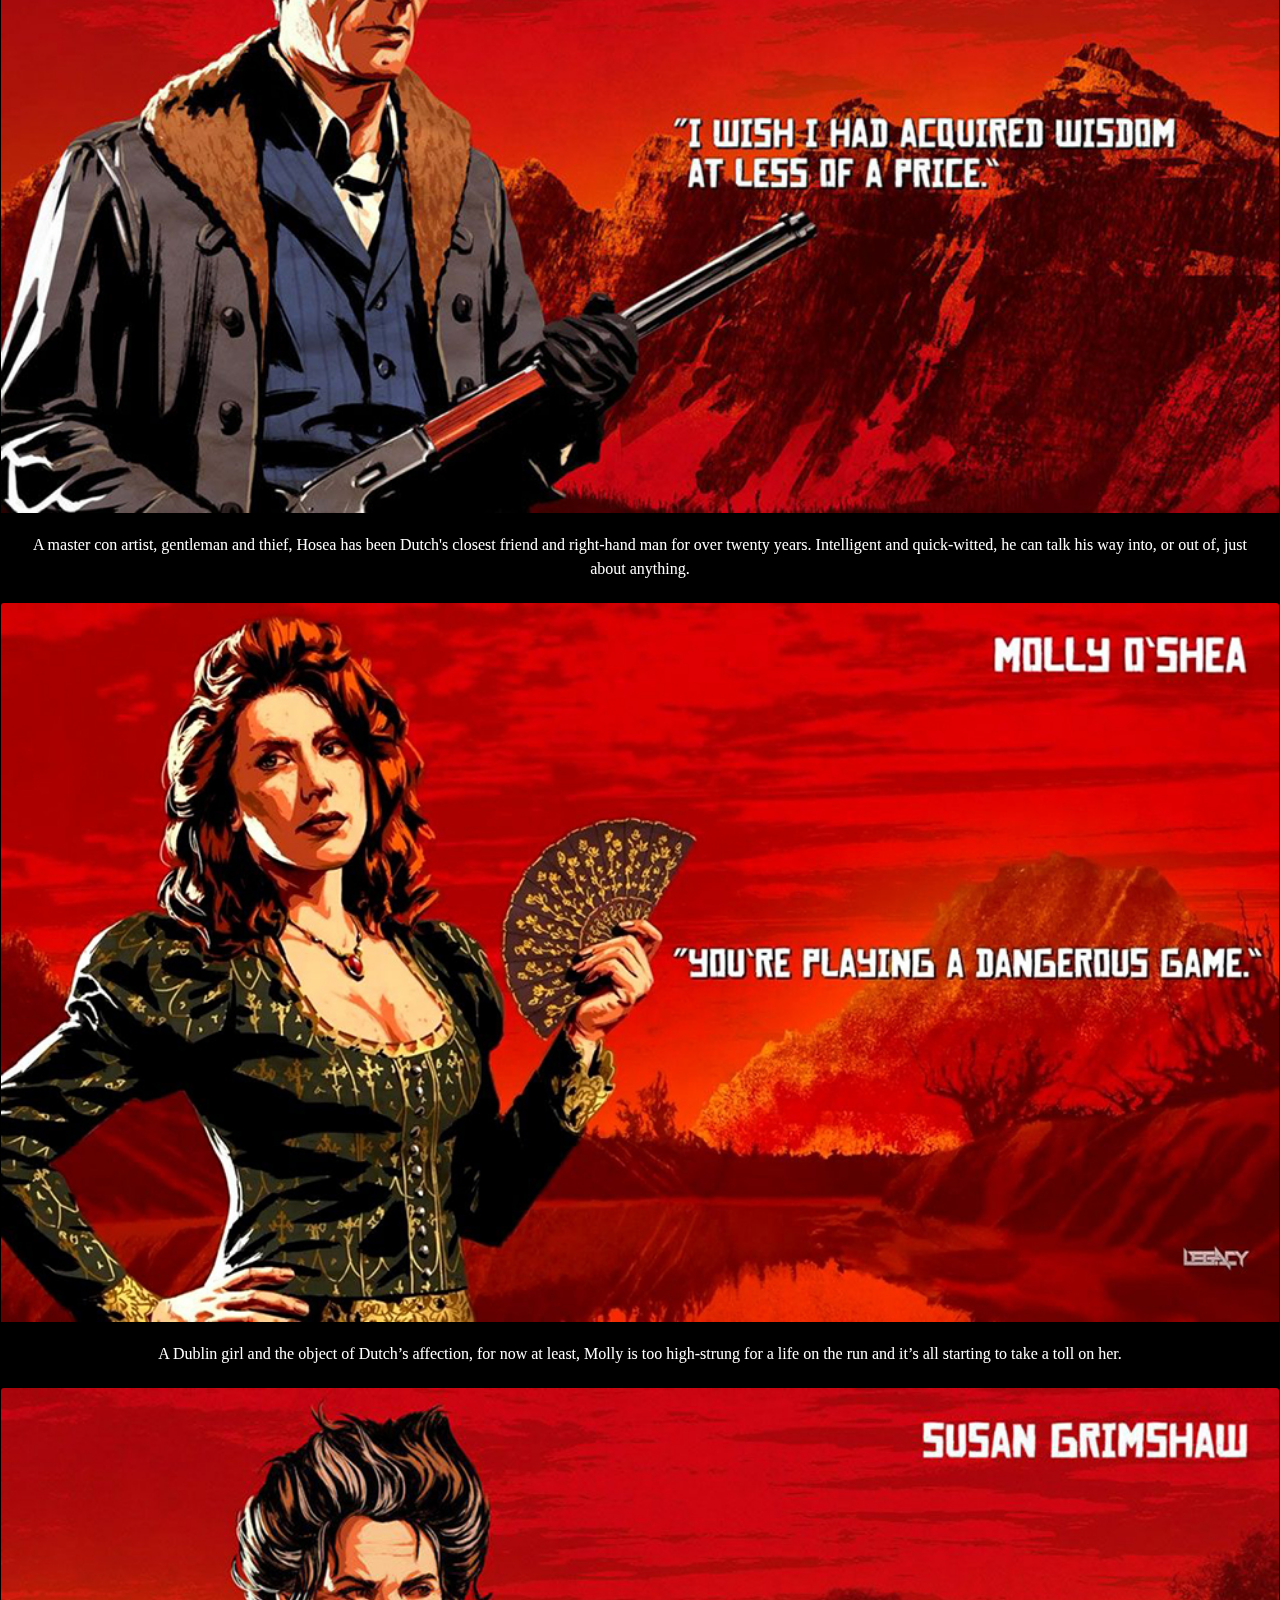
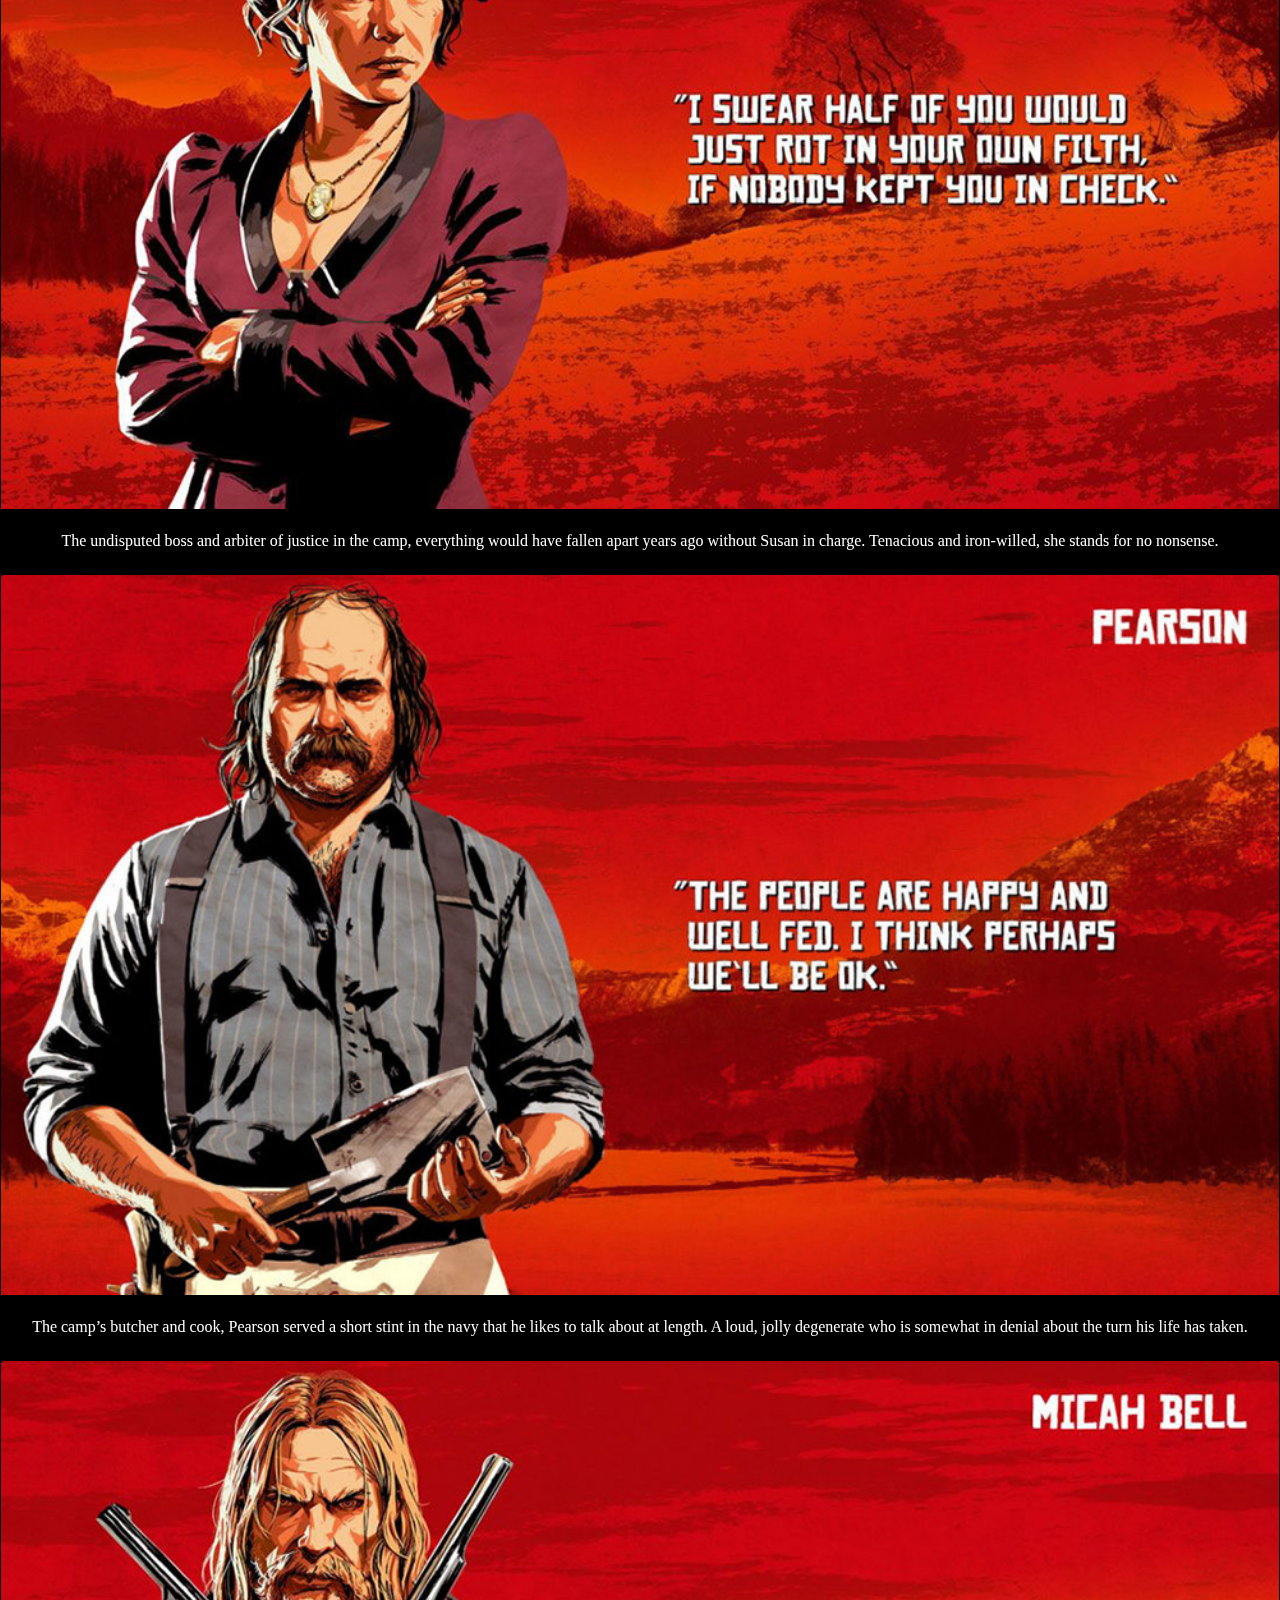
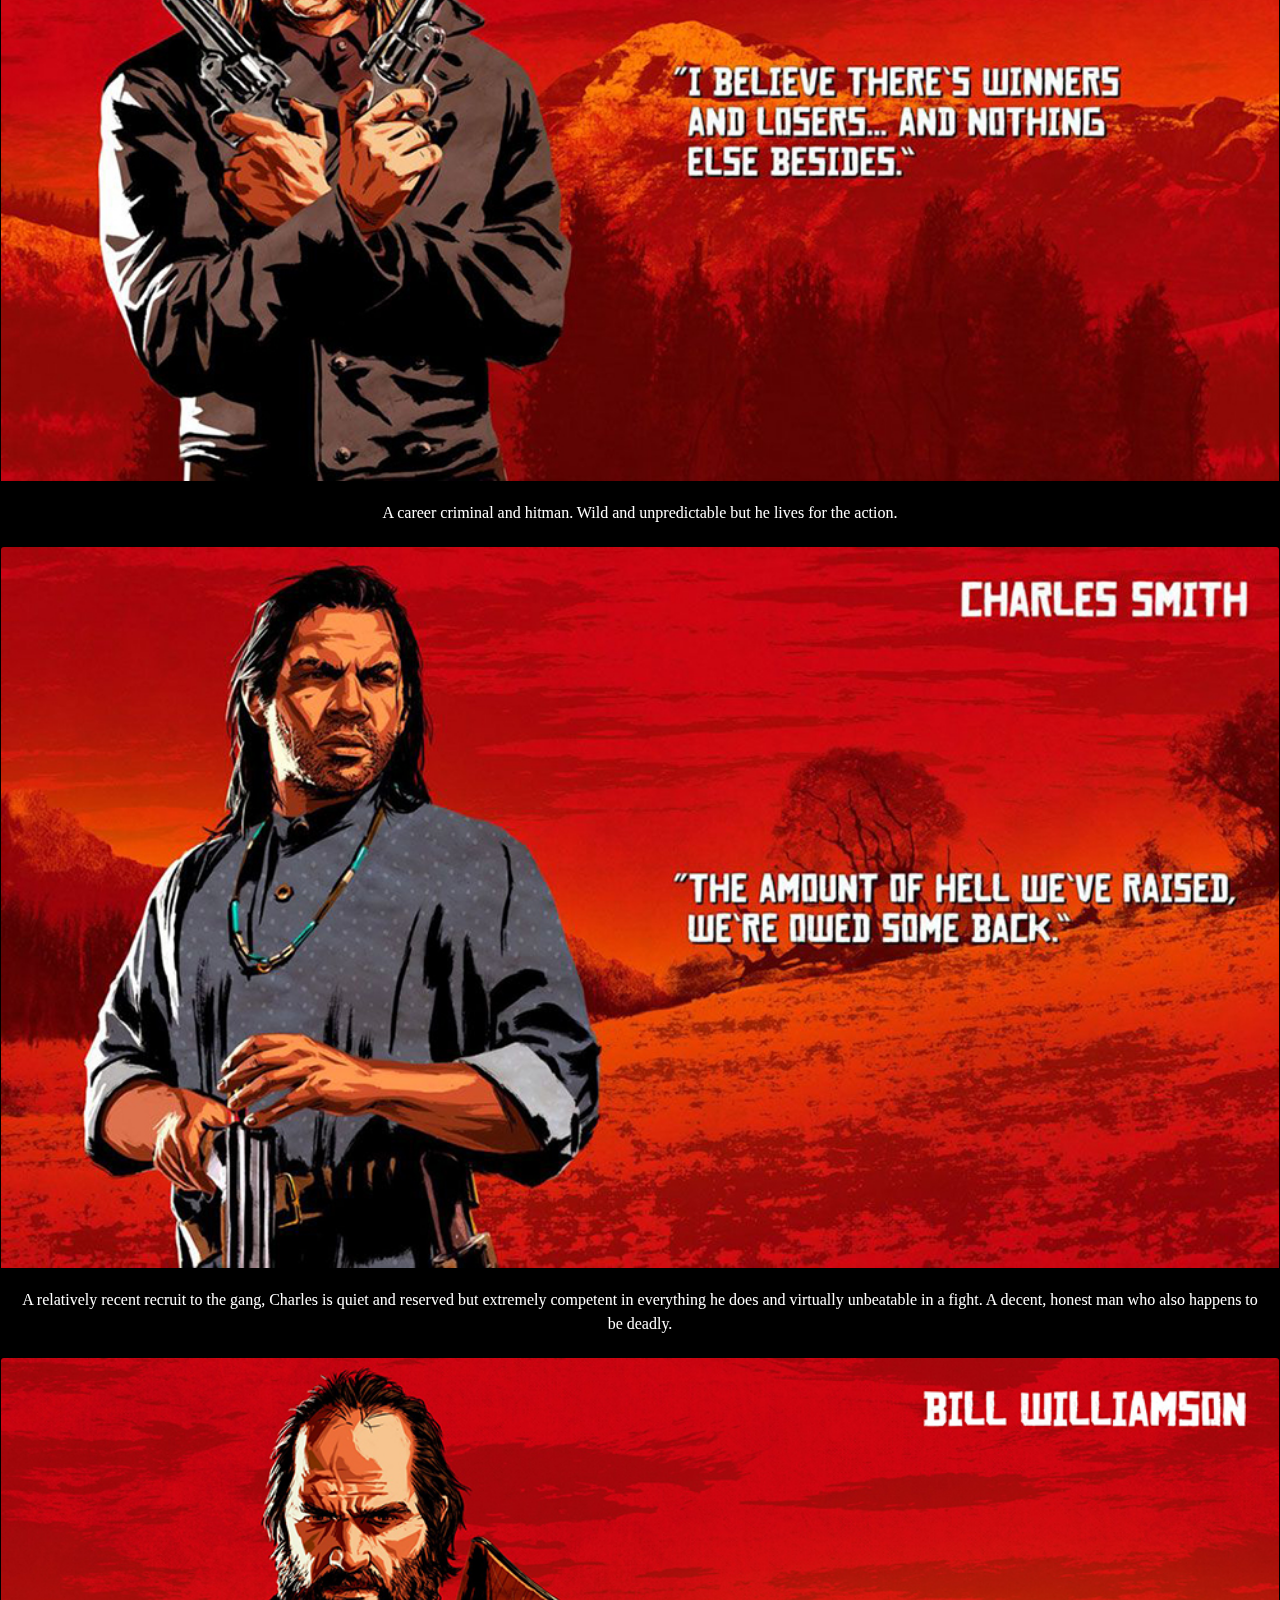
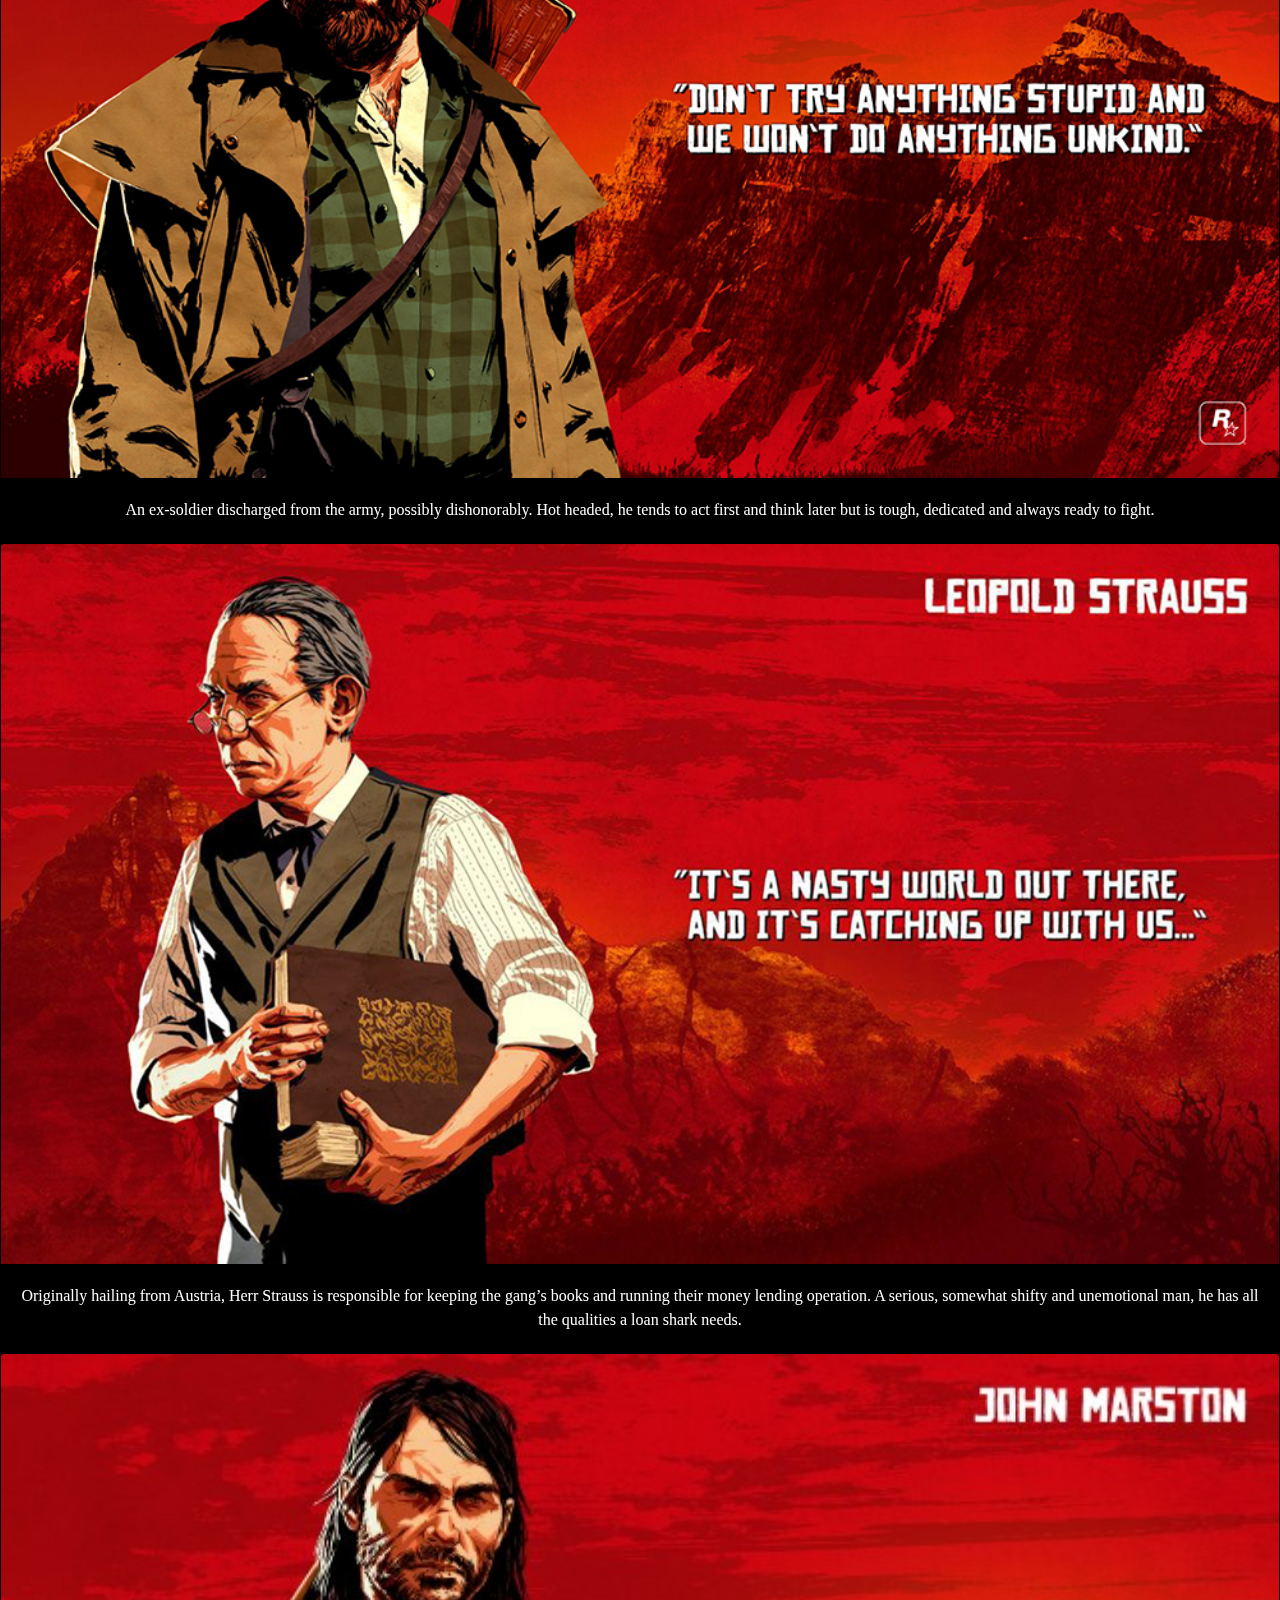
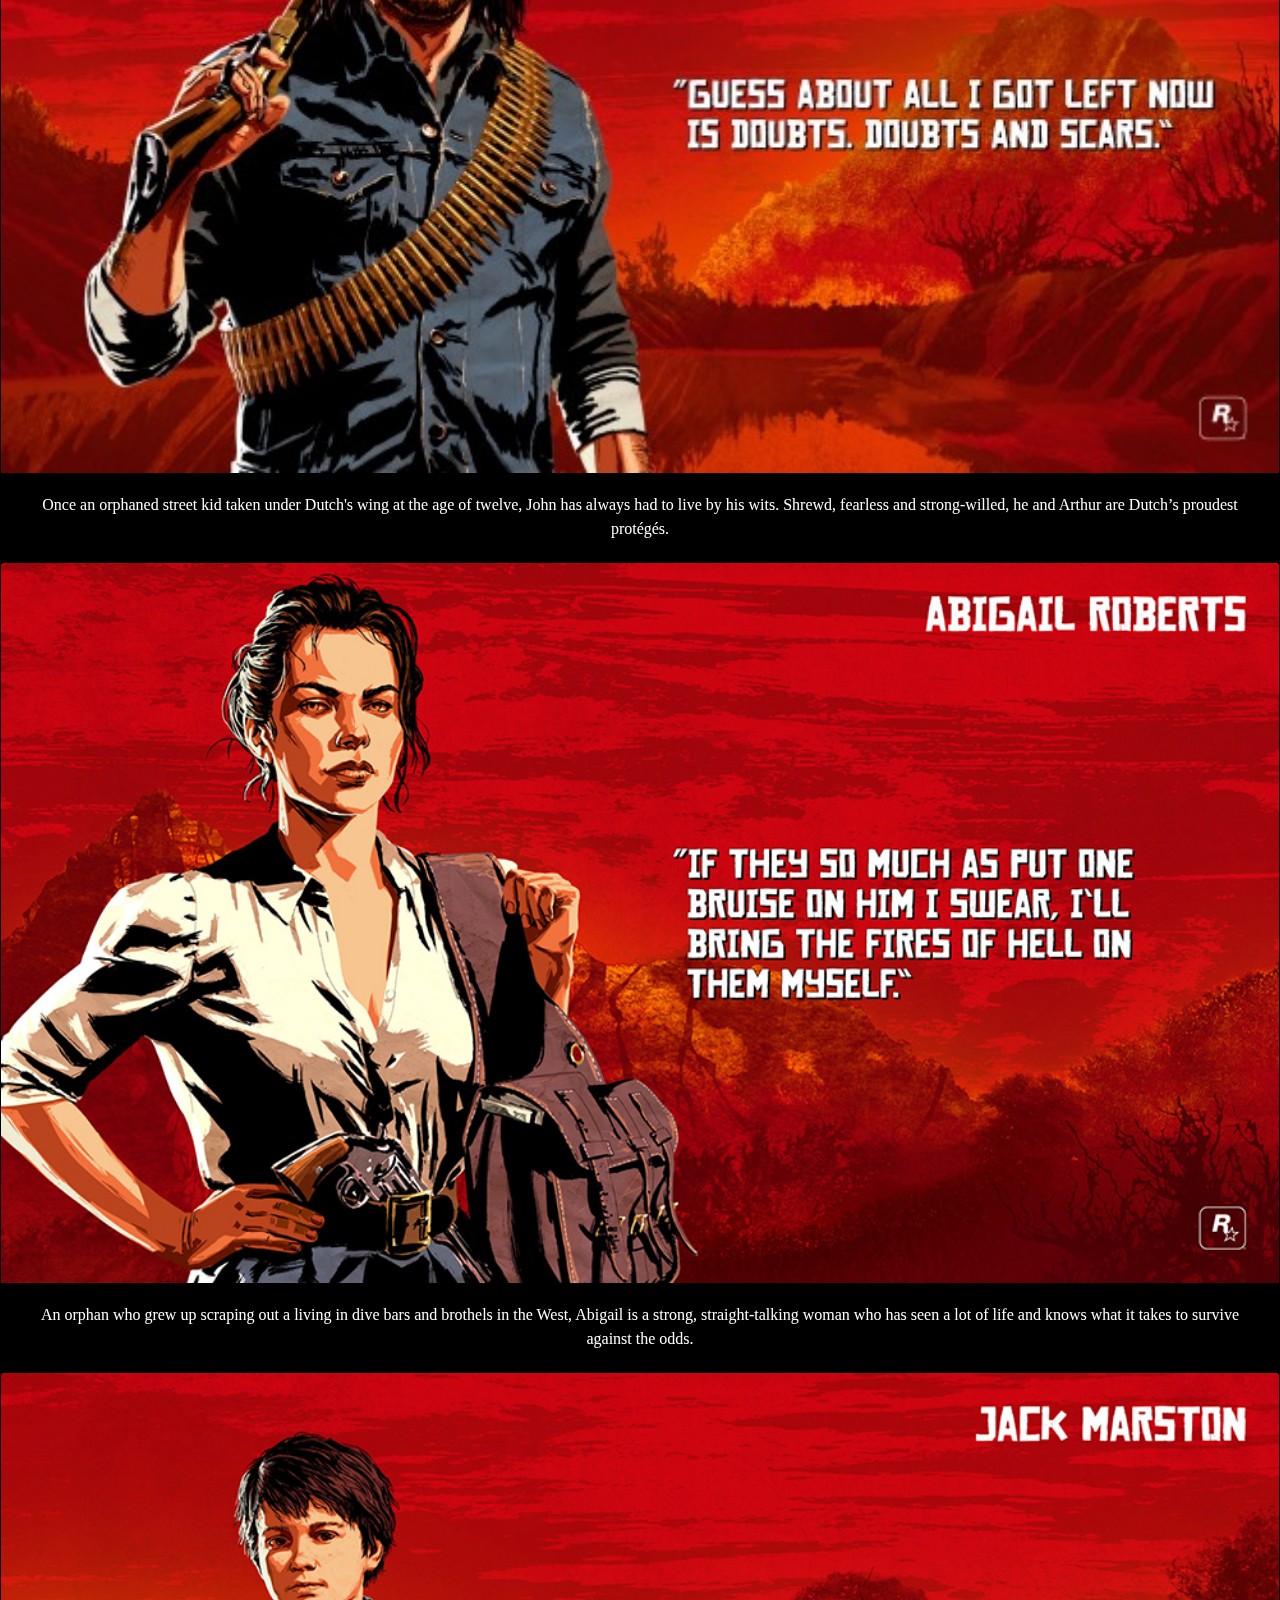
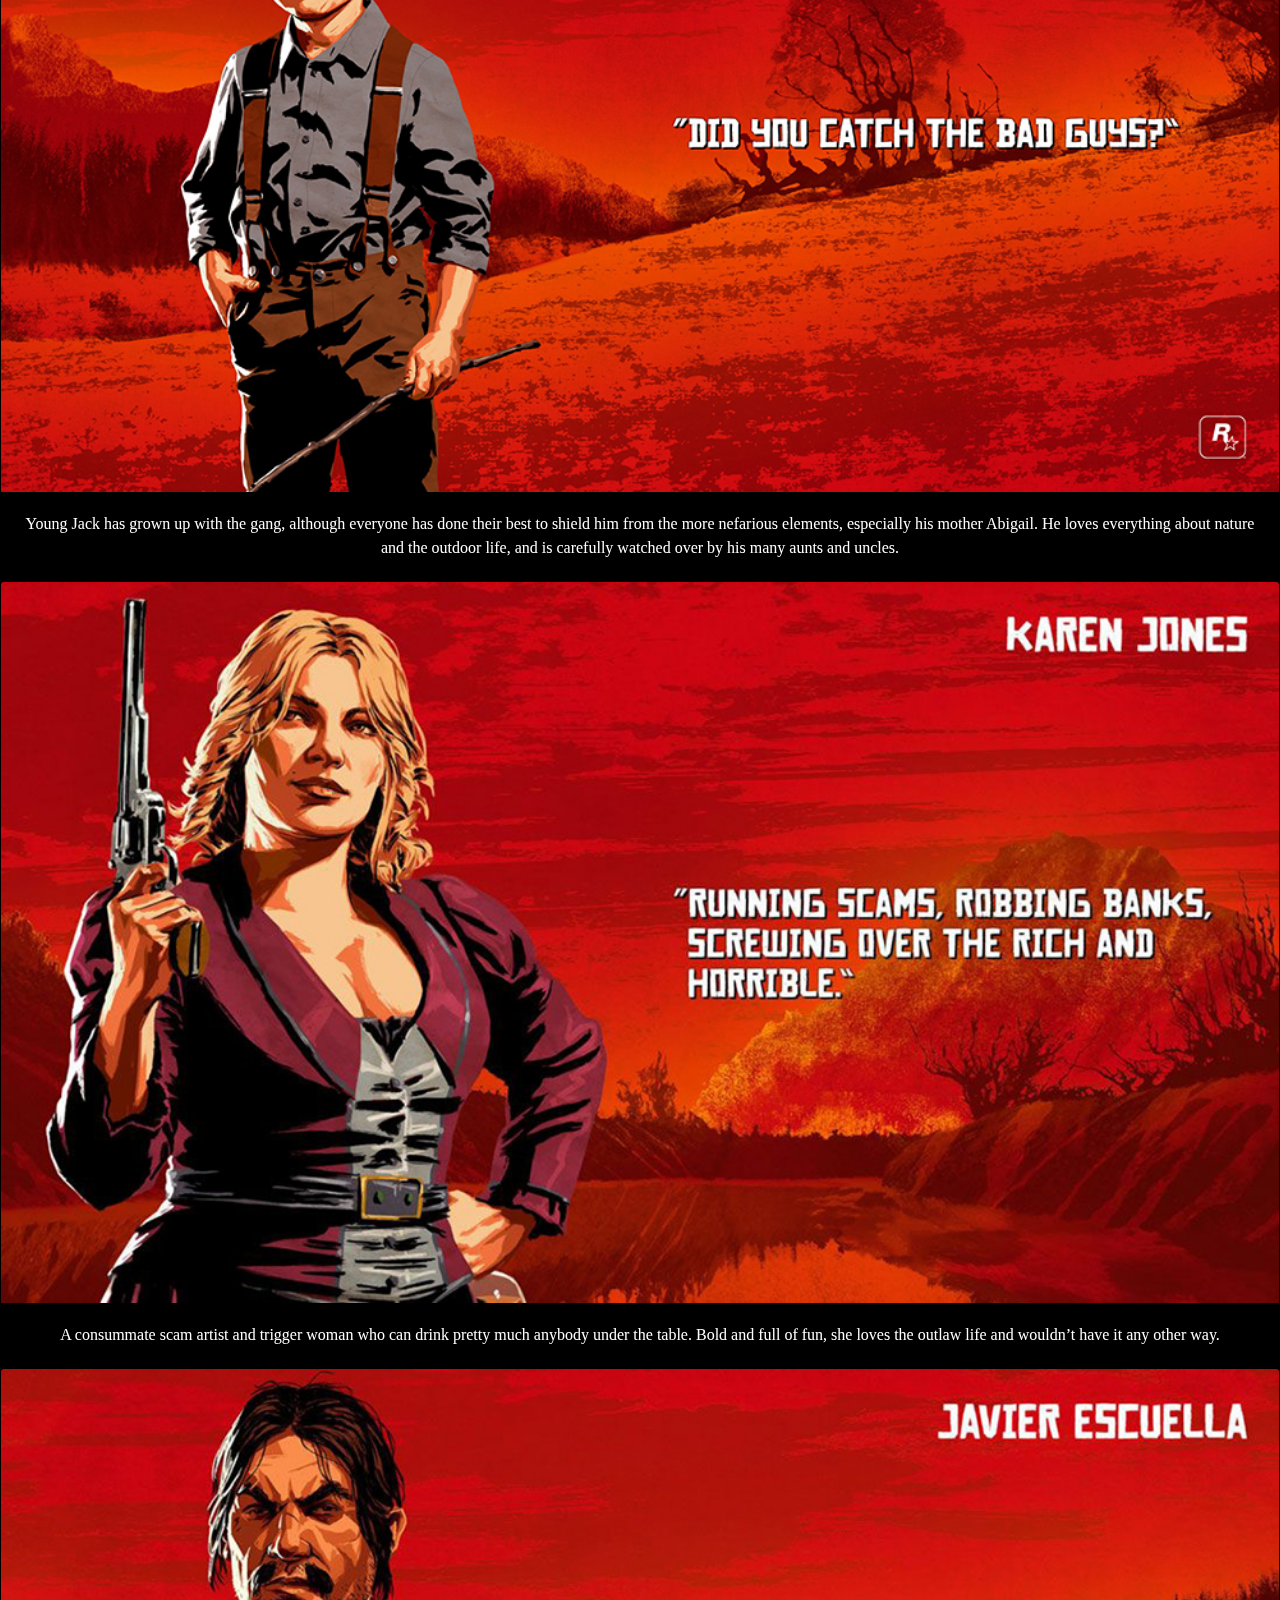
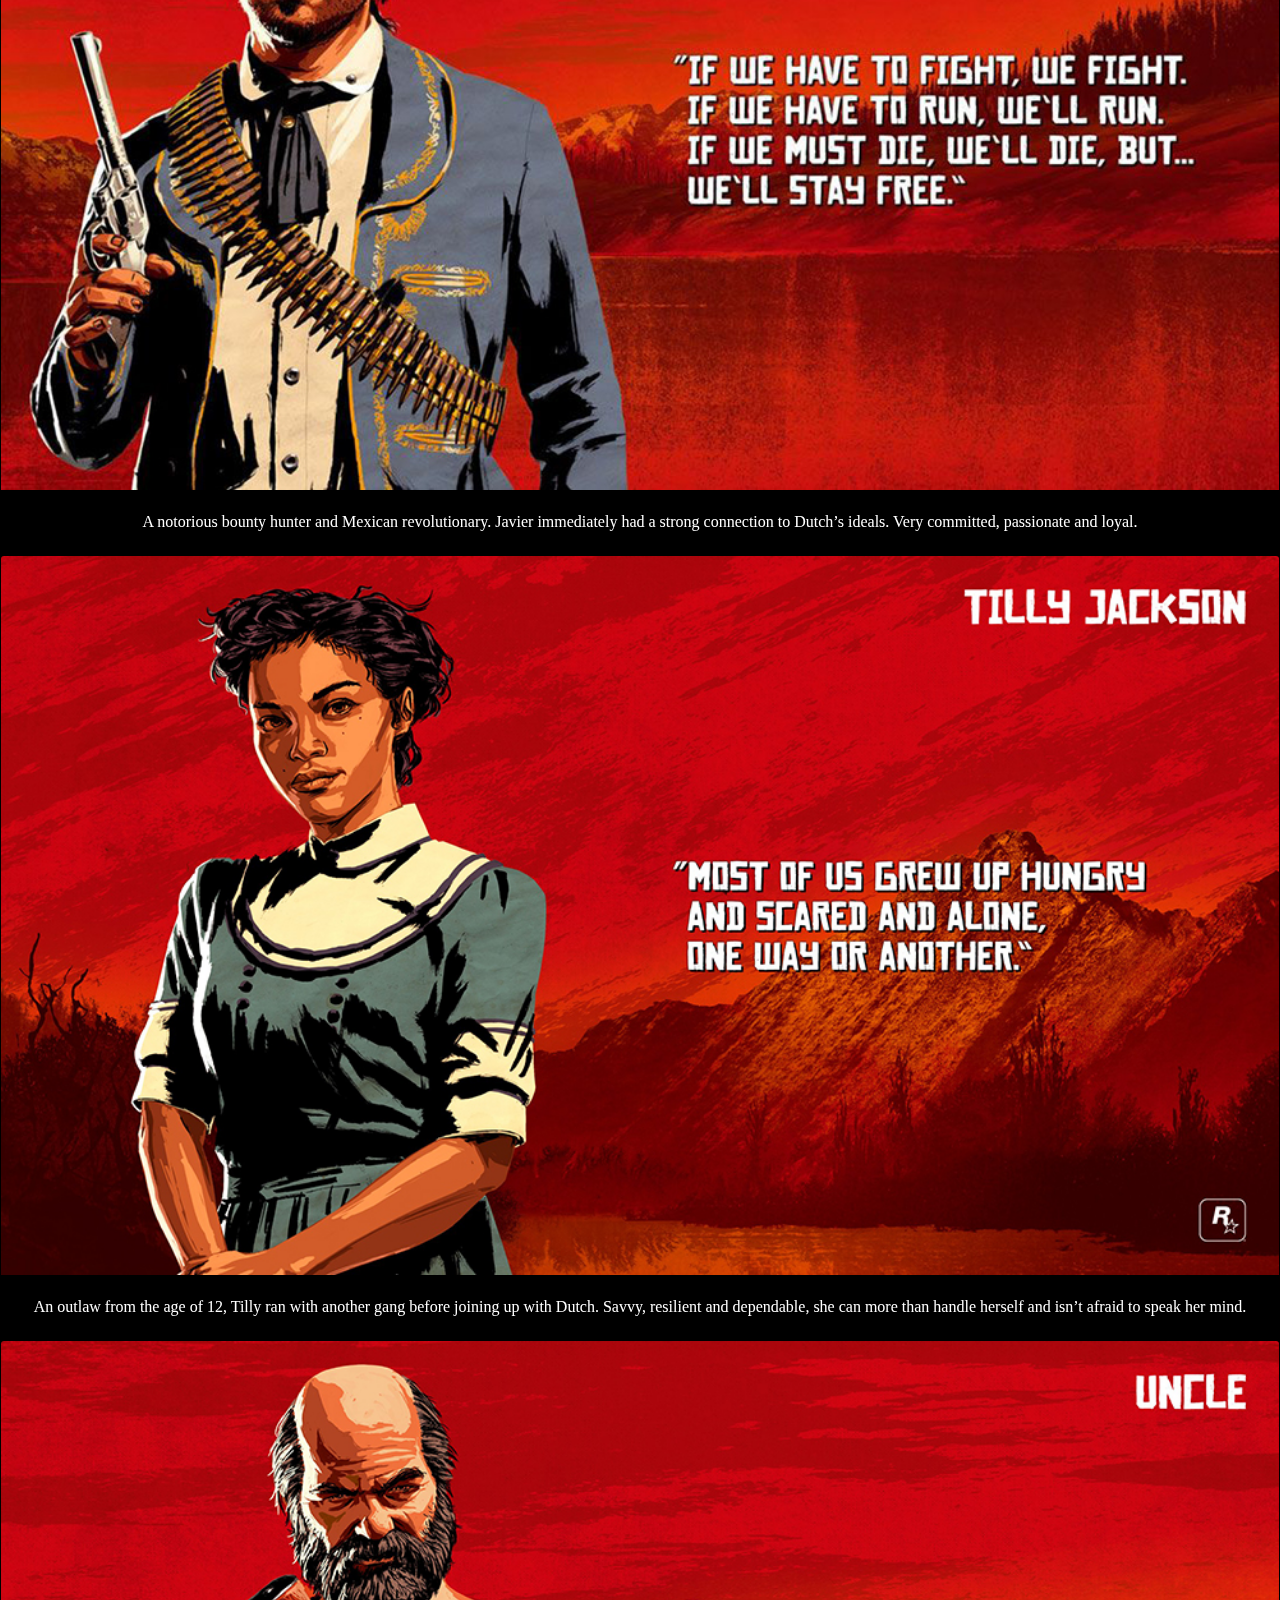
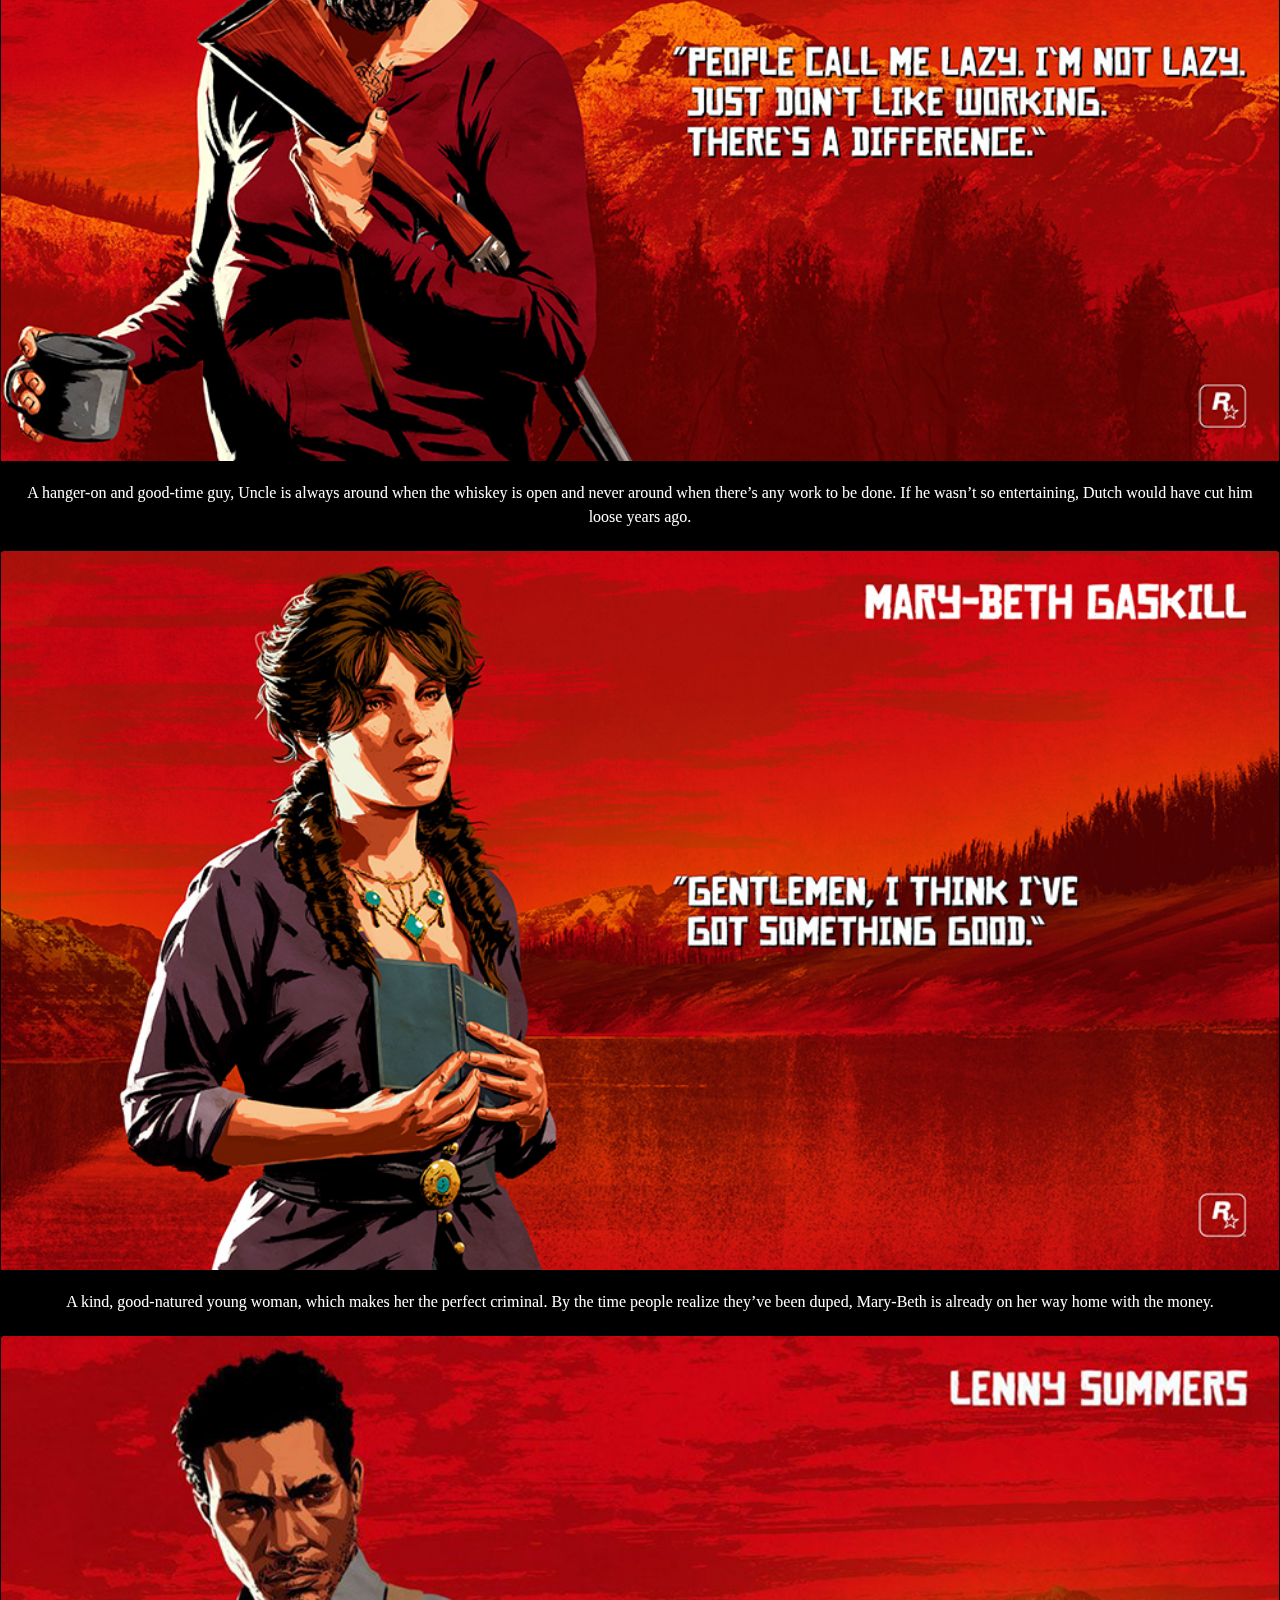
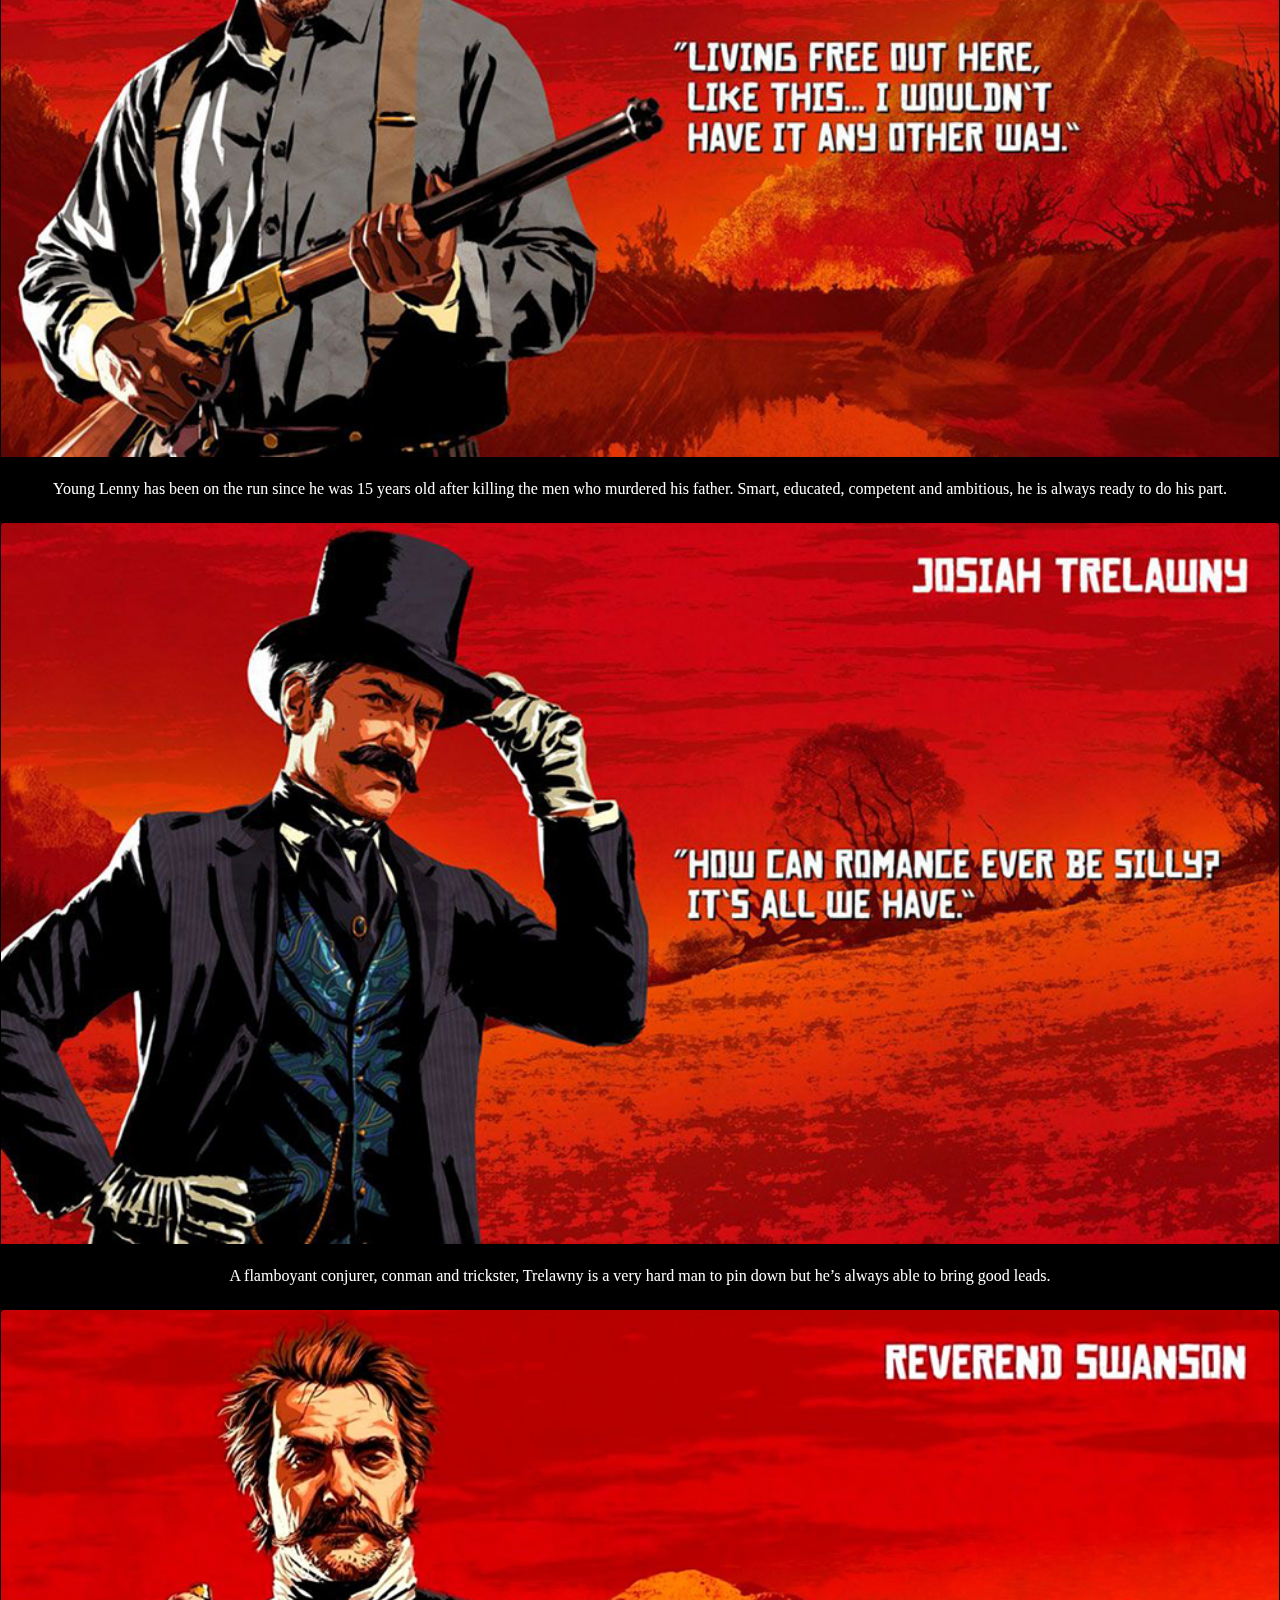
<file: page3.html>
<!doctype html>
<html>
<head>
<meta charset="utf-8">
<meta name="viewport" content="width=device-width,initial-scale=1,maximum-scale=1,user-scalable=no">
<meta http-equiv="X-UA-Compatible" content="IE=edge,chrome=1">
<meta name="HandheldFriendly" content="true">
	<link rel="shortcut icon" type="image/x-icon" href="Pictures/rockstar.png">
	<style>
		body { 
			background: url(Pictures/texture.jpg);
			background-position: center center;
			background-size: cover;
			background-repeat: no-repeat;
            background-color: #000000 !important;
			background-attachment: fixed;
             }
</style>
	
	<link rel="stylesheet" href="css/index.css" >
	<link rel="stylesheet" href="https://stackpath.bootstrapcdn.com/bootstrap/4.3.1/css/bootstrap.min.css" integrity="sha384-ggOyR0iXCbMQv3Xipma34MD+dH/1fQ784/j6cY/iJTQUOhcWr7x9JvoRxT2MZw1T" crossorigin="anonymous">
	<script src="https://code.jquery.com/jquery-3.3.1.slim.min.js" integrity="sha384-q8i/X+965DzO0rT7abK41JStQIAqVgRVzpbzo5smXKp4YfRvH+8abtTE1Pi6jizo" crossorigin="anonymous"></script>
<script src="https://cdnjs.cloudflare.com/ajax/libs/popper.js/1.14.7/umd/popper.min.js" integrity="sha384-UO2eT0CpHqdSJQ6hJty5KVphtPhzWj9WO1clHTMGa3JDZwrnQq4sF86dIHNDz0W1" crossorigin="anonymous"></script>
<script src="https://stackpath.bootstrapcdn.com/bootstrap/4.3.1/js/bootstrap.min.js" integrity="sha384-JjSmVgyd0p3pXB1rRibZUAYoIIy6OrQ6VrjIEaFf/nJGzIxFDsf4x0xIM+B07jRM" crossorigin="anonymous"></script>
<title>The Gang</title>
</head>

<body>
	<div style="max-height: 100vh;">
   <img style="height: auto" class="d-block w-100" src="Pictures/GANG.JPG">
		</div>
	
	<nav class="navbar sticky-top navbar-expand-lg navbar-dark secondary-color" style="background: #000000">
	
		<a href="index.html">
    <img src="Pictures/Red_Dead_Redemption_2_Logo.png" height="30" alt="RDR2 logo">
  </a>
 
	
    <button class="navbar-toggler" type="button" data-toggle="collapse" data-target="#navbarSupportedContent" aria-controls="navbarSupportedContent" aria-expanded="false" aria-label="Toggle navigation">
        <span class="navbar-toggler-icon"></span>
    </button>
    <div class="collapse navbar-collapse" id="navbarSupportedContent">
        <ul style="font-family: Impact, Haettenschweiler, 'Franklin Gothic Bold', 'Arial Black', 'sans-serif'; letter-spacing: 0.35px" class="navbar-nav mr-auto">
				
			<li class="nav-item"><a class="nav-link" href="Page2.html">Reviews</a></li>
				
			<li class="nav-item"><a class="nav-link" href="page5.html">Weaponry</a></li>
			
			<li class="nav-item"><a class="nav-link" href="page4.html">Wildlife</a></li>
			
			<li class="nav-item"><a class="nav-link" href="page3.html">The Van Der Linde gang</a>
			
           
			
		</ul>
		<div style="font-family: Impact, Haettenschweiler, 'Franklin Gothic Bold', 'Arial Black', 'sans-serif'; letter-spacing: 0.35px" class="card">
			<a class="nav-link" href="https://www.rockstargames.com/reddeadredemption2/order">Buy</a>
  </div></div>
	
</nav>
	
	
	<font color="#FFFFFF" style="font-family: Cambria, 'Hoefler Text', 'Liberation Serif', Times, 'Times New Roman', 'serif'">
	
	<div class="card" style="background-color: rgba(0,0,0,0.55); backdrop-filter: blur(5px)">
  <img src="Pictures/dutch2.jpg" class="card-img-top" alt="...">
  <div class="card-body">
    <p class="card-text" style="text-align: center">The leader of a sizeable gang of outlaws and misfits. Idealistic, anarchic, charismatic, well-read, well-lived, but possibly starting to unravel under the pressures of the encroaching modern world.</p>
  </div>
</div>
	<div class="card" style="background-color: rgba(0,0,0,0.55); backdrop-filter: blur(5px)">
  <img src="Pictures/hosea.jpg" class="card-img-top" alt="...">
  <div class="card-body">
    <p class="card-text" style="text-align: center">A master con artist, gentleman and thief, Hosea has been Dutch's closest friend and right-hand man for over twenty years. Intelligent and quick-witted, he can talk his way into, or out of, just about anything.</p>
  </div>
</div>
	<div class="card" style="background-color: rgba(0,0,0,0.55); backdrop-filter: blur(5px)">
  <img src="Pictures/molly.jpg" class="card-img-top" alt="...">
  <div class="card-body">
    <p class="card-text" style="text-align: center">A Dublin girl and the object of Dutch’s affection, for now at least, Molly is too high-strung for a life on the run and it’s all starting to take a toll on her.</p>
  </div>
</div>	
	<div class="card" style="background-color: rgba(0,0,0,0.55); backdrop-filter: blur(5px)">
  <img src="Pictures/susan.jpg" class="card-img-top" alt="...">
  <div class="card-body">
    <p class="card-text" style="text-align: center">The undisputed boss and arbiter of justice in the camp, everything would have fallen apart years ago without Susan in charge. Tenacious and iron-willed, she stands for no nonsense.</p>
  </div>
</div>
		<div class="card" style="background-color: rgba(0,0,0,0.55); backdrop-filter: blur(5px)">
  <img src="Pictures/pearson.jpg" class="card-img-top" alt="...">
  <div class="card-body">
    <p class="card-text" style="text-align: center">The camp’s butcher and cook, Pearson served a short stint in the navy that he likes to talk about at length. A loud, jolly degenerate who is somewhat in denial about the turn his life has taken.</p>
  </div>
</div>
	<div class="card" style="background-color: rgba(0,0,0,0.55); backdrop-filter: blur(5px)">
  <img src="Pictures/micah.jpg" class="card-img-top" alt="...">
  <div class="card-body">
    <p class="card-text" style="text-align: center">A career criminal and hitman. Wild and unpredictable but he lives for the action.</p>
  </div>
</div>
	<div class="card" style="background-color: rgba(0,0,0,0.55); backdrop-filter: blur(5px)">
  <img src="Pictures/charles.jpg" class="card-img-top" alt="...">
  <div class="card-body">
    <p class="card-text" style="text-align: center">A relatively recent recruit to the gang, Charles is quiet and reserved but extremely competent in everything he does and virtually unbeatable in a fight. A decent, honest man who also happens to be deadly.</p>
  </div>
</div>
		<div class="card" style="background-color: rgba(0,0,0,0.55); backdrop-filter: blur(5px)">
  <img src="Pictures/bill.jpg" class="card-img-top" alt="...">
  <div class="card-body">
    <p class="card-text" style="text-align: center">An ex-soldier discharged from the army, possibly dishonorably. Hot headed, he tends to act first and think later but is tough, dedicated and always ready to fight.</p>
  </div>
</div>
	<div class="card" style="background-color: rgba(0,0,0,0.55); backdrop-filter: blur(5px)">
  <img src="Pictures/strauss.jpg" class="card-img-top" alt="...">
  <div class="card-body">
    <p class="card-text" style="text-align: center">Originally hailing from Austria, Herr Strauss is responsible for keeping the gang’s books and running their money lending operation. A serious, somewhat shifty and unemotional man, he has all the qualities a loan shark needs.</p>
  </div>
</div>
	<div class="card" style="background-color: rgba(0,0,0,0.55); backdrop-filter: blur(5px)">
  <img src="Pictures/john.jpg" class="card-img-top" alt="...">
  <div class="card-body">
    <p class="card-text" style="text-align: center">Once an orphaned street kid taken under Dutch's wing at the age of twelve, John has always had to live by his wits. Shrewd, fearless and strong-willed, he and Arthur are Dutch’s proudest protégés.</p>
  </div>
</div>
	<div class="card" style="background-color: rgba(0,0,0,0.55); backdrop-filter: blur(5px)">
  <img src="Pictures/abi.jpg" class="card-img-top" alt="...">
  <div class="card-body">
    <p class="card-text" style="text-align: center">An orphan who grew up scraping out a living in dive bars and brothels in the West, Abigail is a strong, straight-talking woman who has seen a lot of life and knows what it takes to survive against the odds.</p>
  </div>
</div>
	<div class="card" style="background-color: rgba(0,0,0,0.55); backdrop-filter: blur(5px)">
  <img src="Pictures/jack.jpg" class="card-img-top" alt="...">
  <div class="card-body">
    <p class="card-text" style="text-align: center">Young Jack has grown up with the gang, although everyone has done their best to shield him from the more nefarious elements, especially his mother Abigail. He loves everything about nature and the outdoor life, and is carefully watched over by his many aunts and uncles.</p>
  </div>
</div>
	<div class="card" style="background-color: rgba(0,0,0,0.55); backdrop-filter: blur(5px)">
  <img src="Pictures/karen.jpg" class="card-img-top" alt="...">
  <div class="card-body">
    <p class="card-text" style="text-align: center">A consummate scam artist and trigger woman who can drink pretty much anybody under the table. Bold and full of fun, she loves the outlaw life and wouldn’t have it any other way.</p>
  </div>
</div>
	<div class="card" style="background-color: rgba(0,0,0,0.55); backdrop-filter: blur(5px)">
  <img src="Pictures/jav.jpg" class="card-img-top" alt="...">
  <div class="card-body">
    <p class="card-text" style="text-align: center">A notorious bounty hunter and Mexican revolutionary. Javier immediately had a strong connection to Dutch’s ideals. Very committed, passionate and loyal.</p>
  </div>
</div>
	<div class="card" style="background-color: rgba(0,0,0,0.55); backdrop-filter: blur(5px)">
  <img src="Pictures/tilly.jpg" class="card-img-top" alt="...">
  <div class="card-body">
    <p class="card-text" style="text-align: center">An outlaw from the age of 12, Tilly ran with another gang before joining up with Dutch. Savvy, resilient and dependable, she can more than handle herself and isn’t afraid to speak her mind.</p>
  </div>
</div>
	<div class="card" style="background-color: rgba(0,0,0,0.55); backdrop-filter: blur(5px)">
  <img src="Pictures/uncle.jpg" class="card-img-top" alt="...">
  <div class="card-body">
    <p class="card-text" style="text-align: center">A hanger-on and good-time guy, Uncle is always around when the whiskey is open and never around when there’s any work to be done. If he wasn’t so entertaining, Dutch would have cut him loose years ago.</p>
  </div>
</div>
	<div class="card" style="background-color: rgba(0,0,0,0.55); backdrop-filter: blur(5px)">
  <img src="Pictures/mary.jpg" class="card-img-top" alt="...">
  <div class="card-body">
    <p class="card-text" style="text-align: center">A kind, good-natured young woman, which makes her the perfect criminal. By the time people realize they’ve been duped, Mary-Beth is already on her way home with the money.</p>
  </div>
</div>
	<div class="card" style="background-color: rgba(0,0,0,0.55); backdrop-filter: blur(5px)">
  <img src="Pictures/lenny.jpg" class="card-img-top" alt="...">
  <div class="card-body">
    <p class="card-text" style="text-align: center">Young Lenny has been on the run since he was 15 years old after killing the men who murdered his father. Smart, educated, competent and ambitious, he is always ready to do his part.</p>
  </div>
</div>
	<div class="card" style="background-color: rgba(0,0,0,0.55); backdrop-filter: blur(5px)">
  <img src="Pictures/josiah.jpg" class="card-img-top" alt="...">
  <div class="card-body">
    <p class="card-text" style="text-align: center">A flamboyant conjurer, conman and trickster, Trelawny is a very hard man to pin down but he’s always able to bring good leads.</p>
  </div>
</div>
	<div class="card" style="background-color: rgba(0,0,0,0.55); backdrop-filter: blur(5px)">
  <img src="Pictures/reverend.jpg" class="card-img-top" alt="...">
  <div class="card-body">
    <p class="card-text" style="text-align: center">An ex clergyman now lost to debauchery, Swanson has fallen a long way from the standards he once set himself. If he hadn’t saved Dutch’s life in the past, it’s unlikely the gang would have kept him around for this long.</p>
  </div>
</div>
	<div class="card" style="background-color: rgba(0,0,0,0.55); backdrop-filter: blur(5px)">
  <img src="Pictures/sean.jpg" class="card-img-top" alt="...">
  <div class="card-body">
    <p class="card-text" style="text-align: center">A cocky young Irish thief and stick-up man who comes from a long line of criminals and political dissidents. He always wants a piece of the action and believes in himself…perhaps a little too much.</p>
  </div>
		</div>
	<div class="card" style="background-color: rgba(0,0,0,0.55); backdrop-filter: blur(5px)">
  <img src="Pictures/sadie.jpg" class="card-img-top" alt="...">
  <div class="card-body">
    <p class="card-text" style="text-align: center">A widow who is hellbent on taking revenge upon those who killed her husband. Relentless and afraid of nothing and no one. The wrong woman to cross, but very loyal to those she loves.</p>
  </div>
</div>
	<div class="card" style="background-color: rgba(0,0,0,0.55); backdrop-filter: blur(5px)">
  <img src="Pictures/arthur3.jpg" class="card-img-top" alt="...">
  <div class="card-body">
    <p class="card-text" style="text-align: center">Dutch's most dependable and capable enforcer since he was a boy, the outlaw life is all Arthur has ever known. Sharp, cool-headed, and ruthless, but with his own sense of honor. A man who gets the job done..</p>
  </div>
</div>
		
	</font>

	
	<footer style="background-color: rgba(0,0,0,0.76); backdrop-filter: blur(5px)" >
    <div class="container py-5">
      <div class="row py-4">
        <div class="col-lg-4 col-md-6 mb-4 mb-lg-0"><a href="https://www.rockstargames.com/reddeadredemption2/"><img style="margin-top: 5%" src="Pictures/Red_Dead_Redemption_2_Logo.png" alt="" width="180" class="mb-3"></a> 
        </div>
		  
        <div align="center" class="col-lg-2 col-md-6 mb-4 mb-lg-0">
			<a href="http://youtube.com/rockstargames"><img style="margin-top: 11%" src="Pictures/playbutton.png" alt="" width="100" class="mb-3"></a>
        </div>
		  
        <div align="center" class="col-lg-2 col-md-6 mb-4 mb-lg-0">  
			<a href="https://instagram.com/rockstargames"><img src="Pictures/insta.png" alt="" width="100" class="mb-3"></a>
        </div>
		  
		  <div align="center" class="col-lg-2 col-md-6 mb-4 mb-lg-0">
			  <a href="https://twitter.com/rockstargames"><img style="margin-top: 5%" src="Pictures/twitter.png" alt="" width="100" class="mb-3"></a>
        </div>
		  
		  
			  
				  
          </div>
        </div>

    <!-- Copyrights -->
	
   <div style="background-color: black" class="py-3">
		<div class="container py-2">
		<div class="row py-0">
			 <div align="center" class="col-lg-2 col-md-6 mb-4 mb-lg-0">
			<a href="https://www.esrb.org/"><img style="margin-top: 11%" src="Pictures/esrb.jpg" alt="" width="150" class="mb-3"></a>
        </div>
      <div class="col-lg-2 col-md-6 mb-4 mb-lg-0 container text-center">
        <p style="margin-top: 20%" class="text-muted mb-0 py-2">Copyright © 2019 Rockstar Games.</p>
      </div>
		 <div align="center" class="col-lg-2 col-md-6 mb-4 mb-lg-0">
			<a href="http://www.rockstargames.com/"><img style="margin-top: 11%" src="Pictures/rockstar.png" alt="" width="100" class="mb-3"></a>
        </div></div></div>
    </div>
	
    
  </footer>
  <!-- End -->
</body>
</html>
</file>
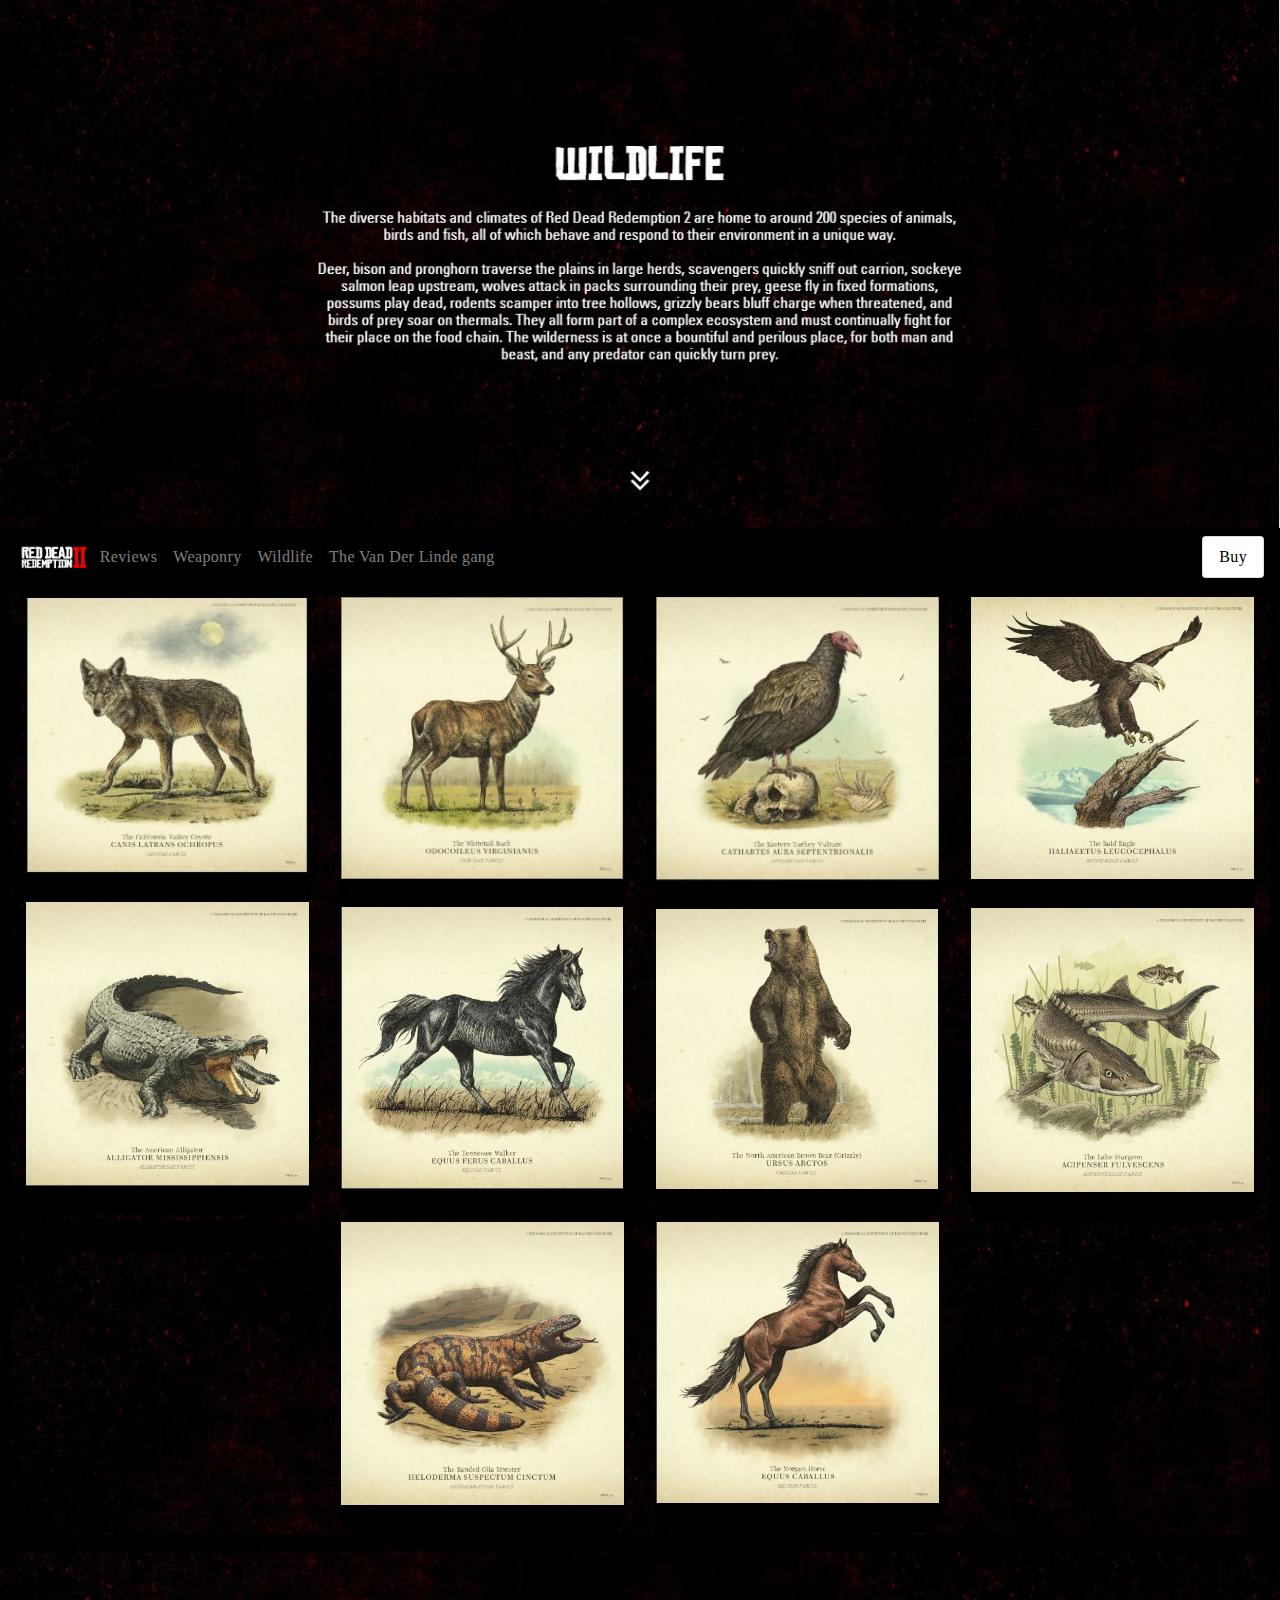
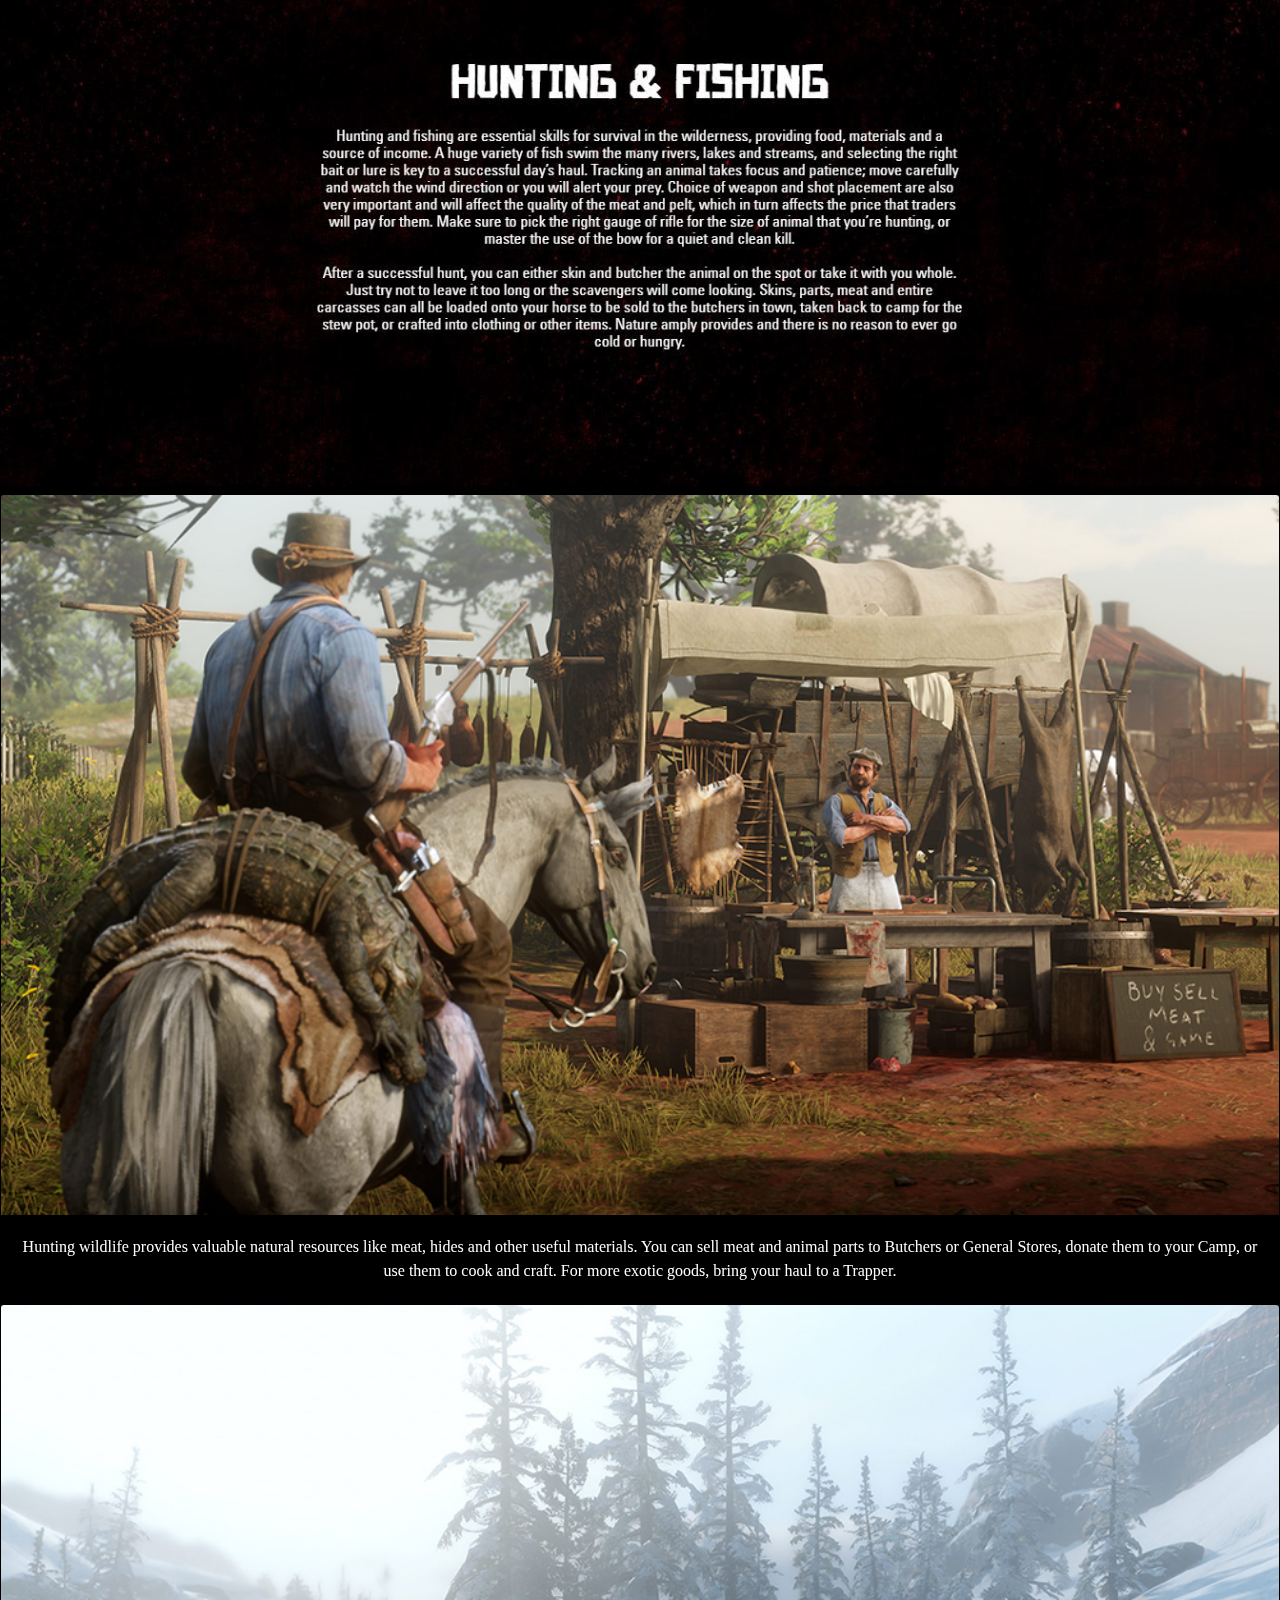
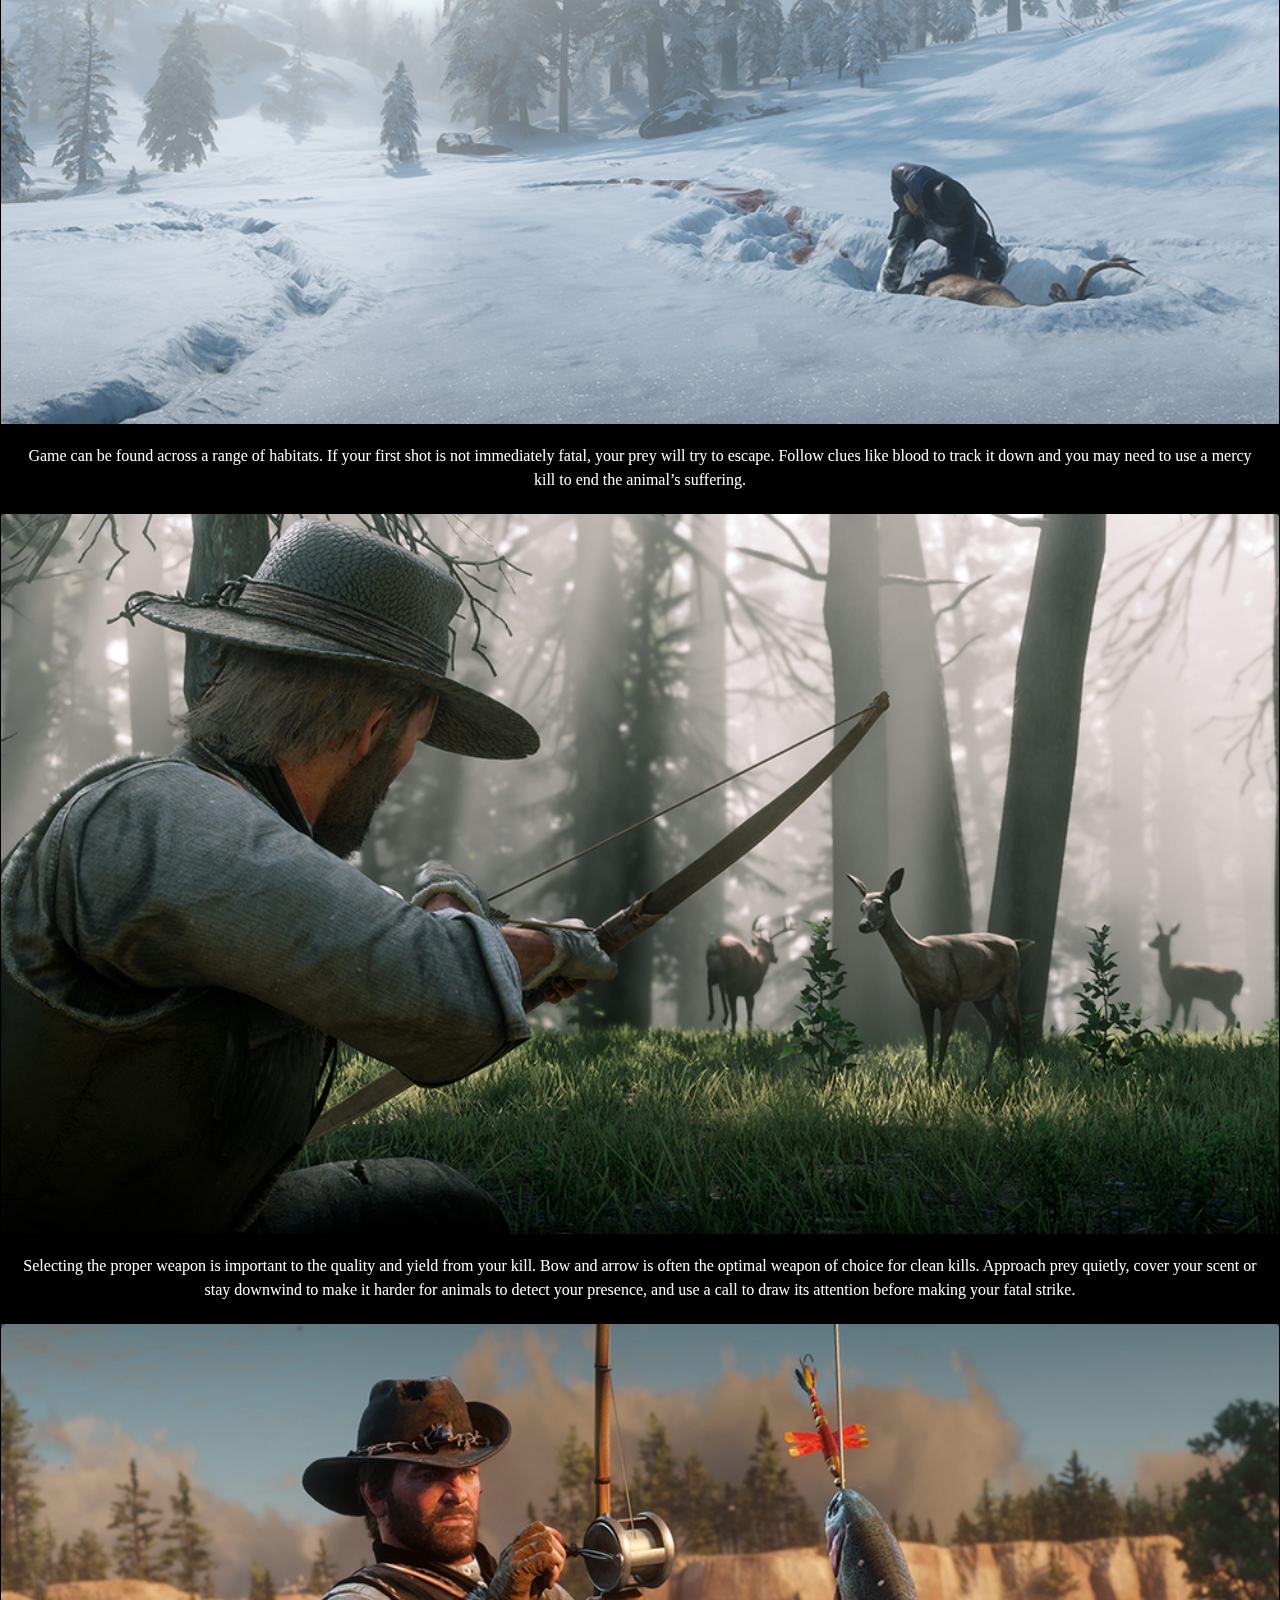
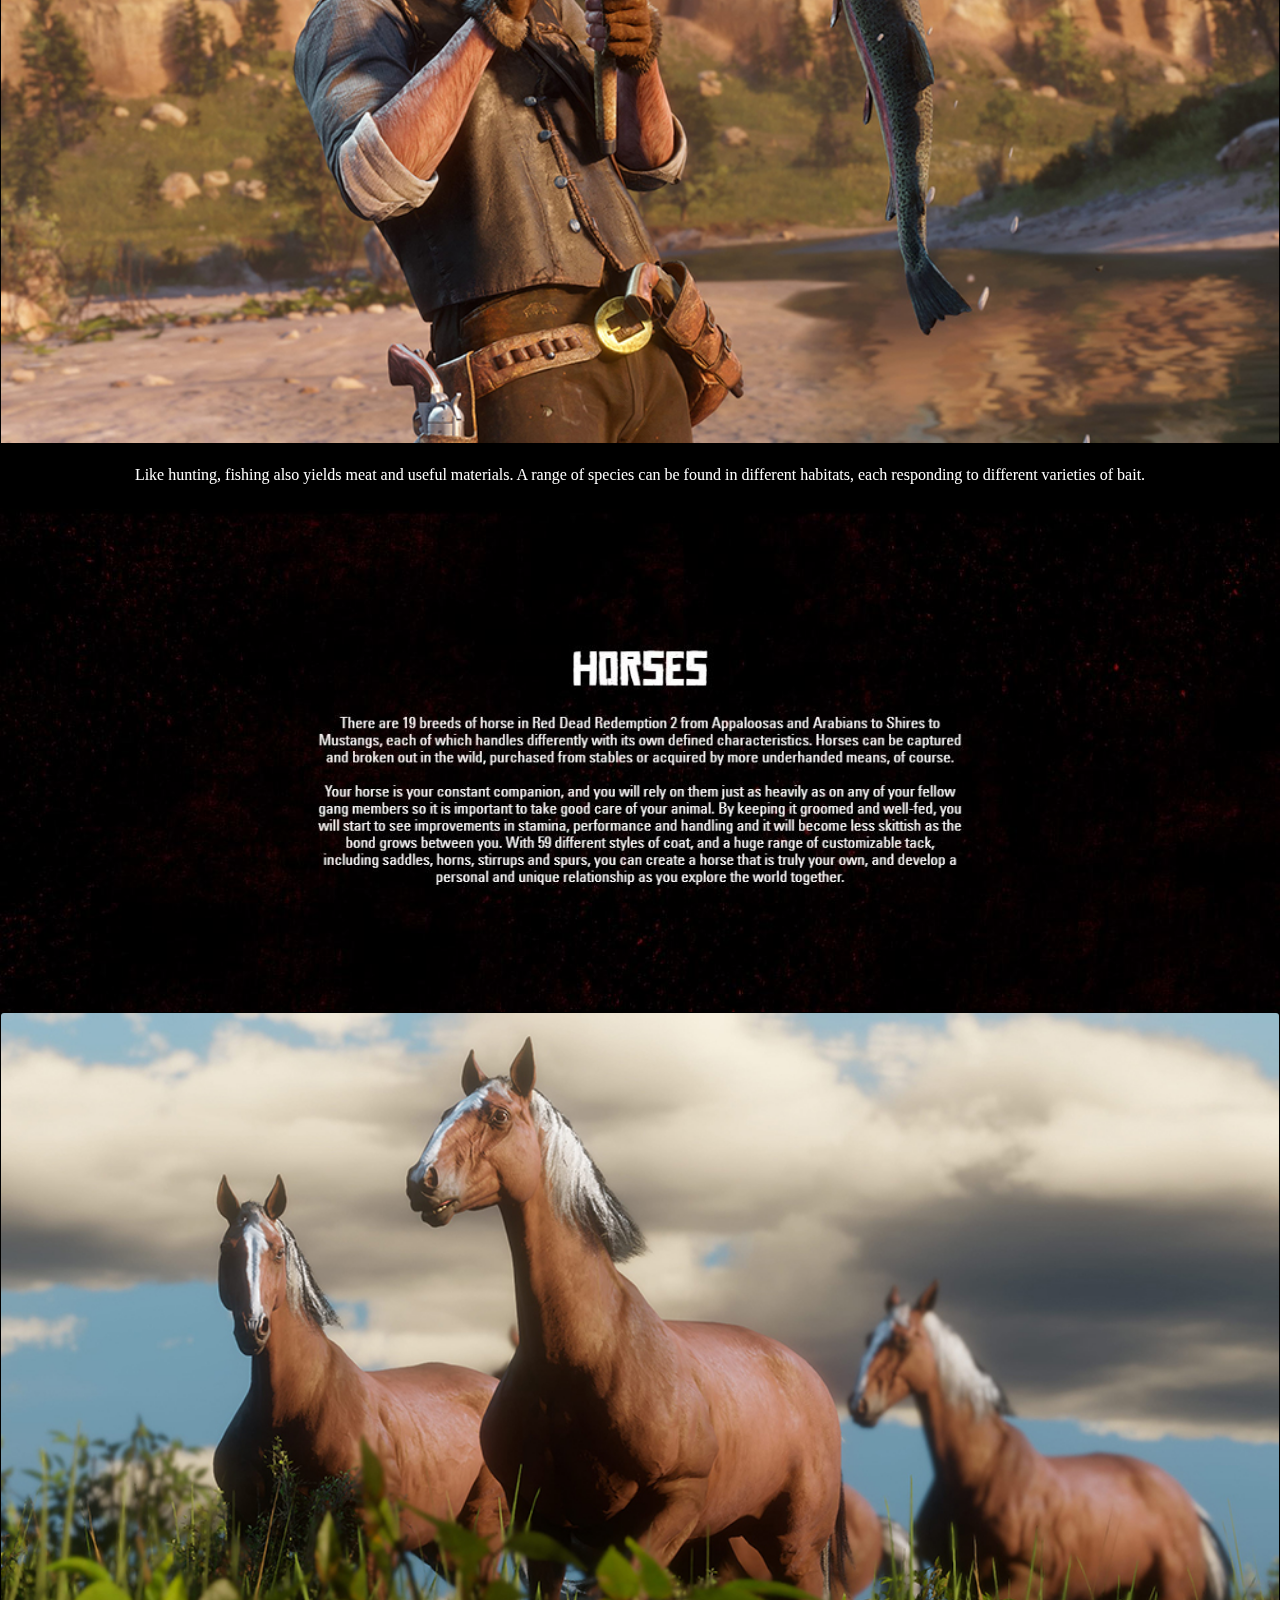
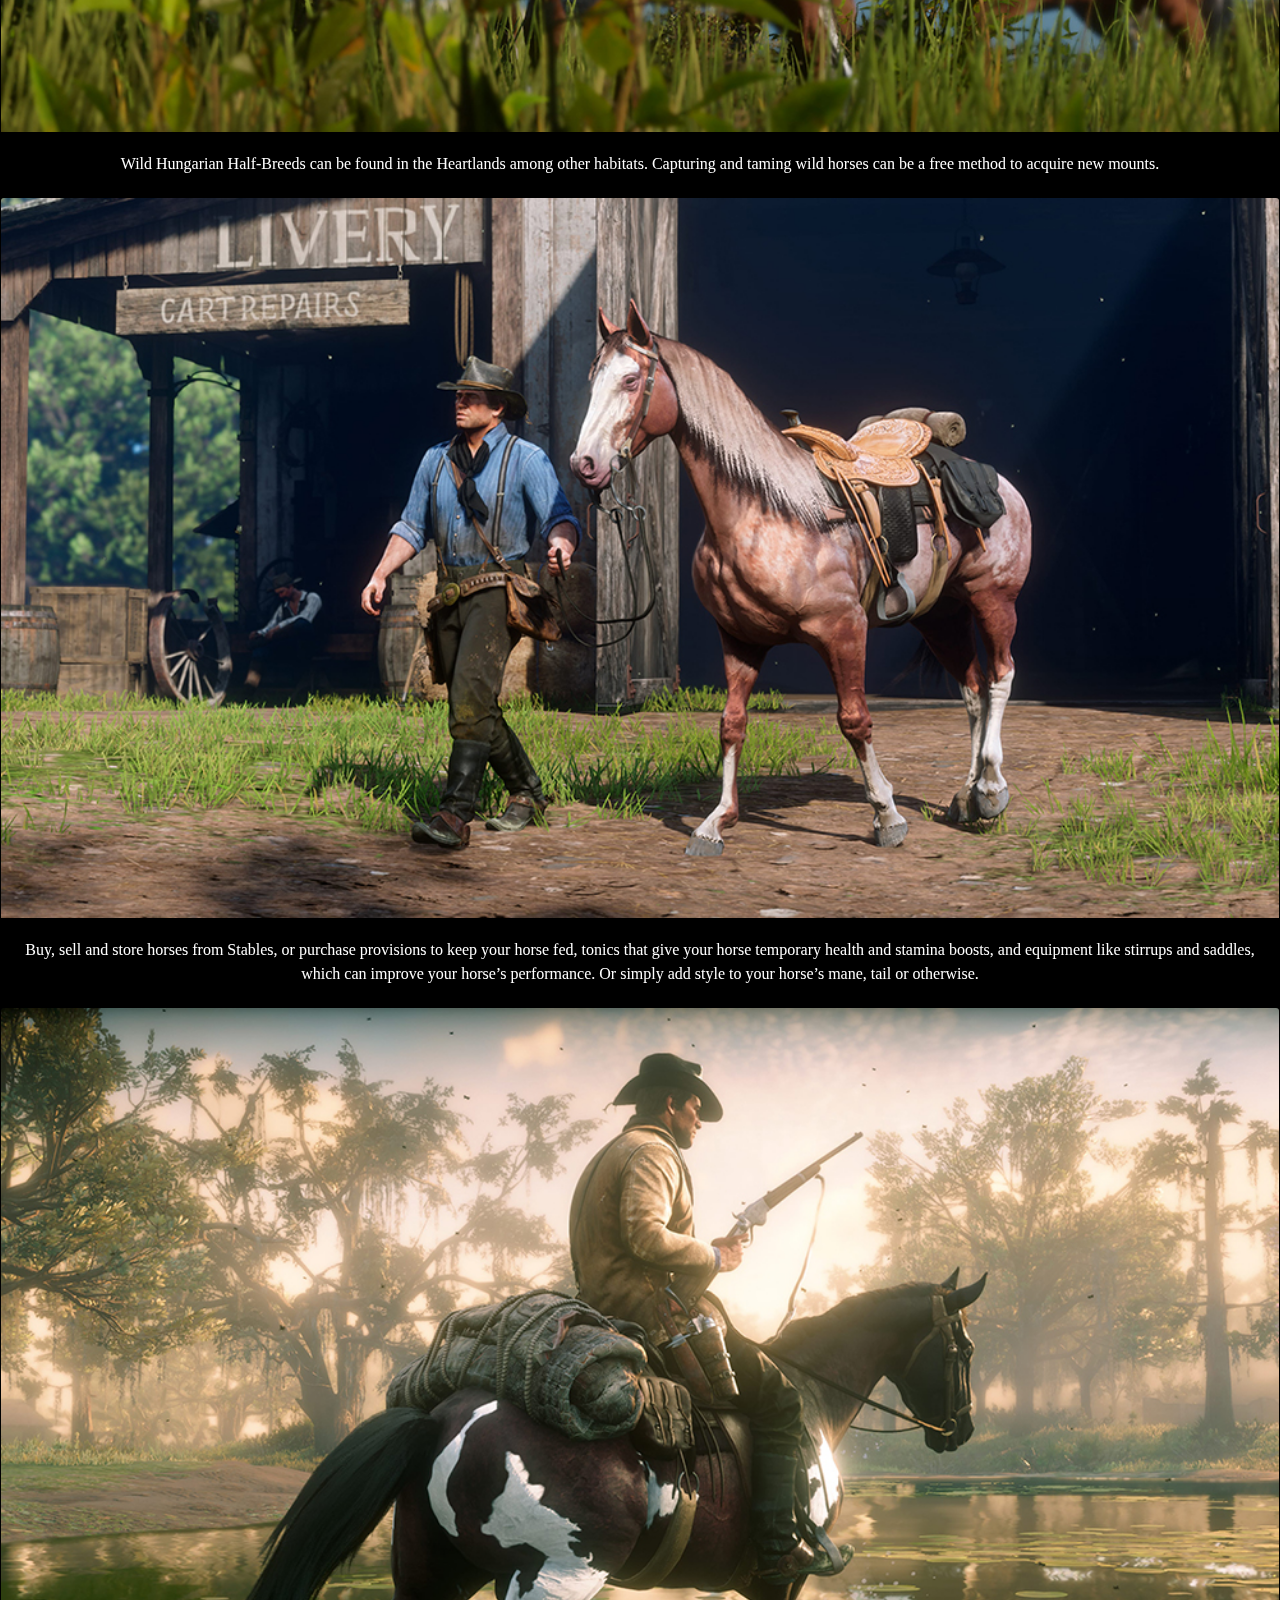
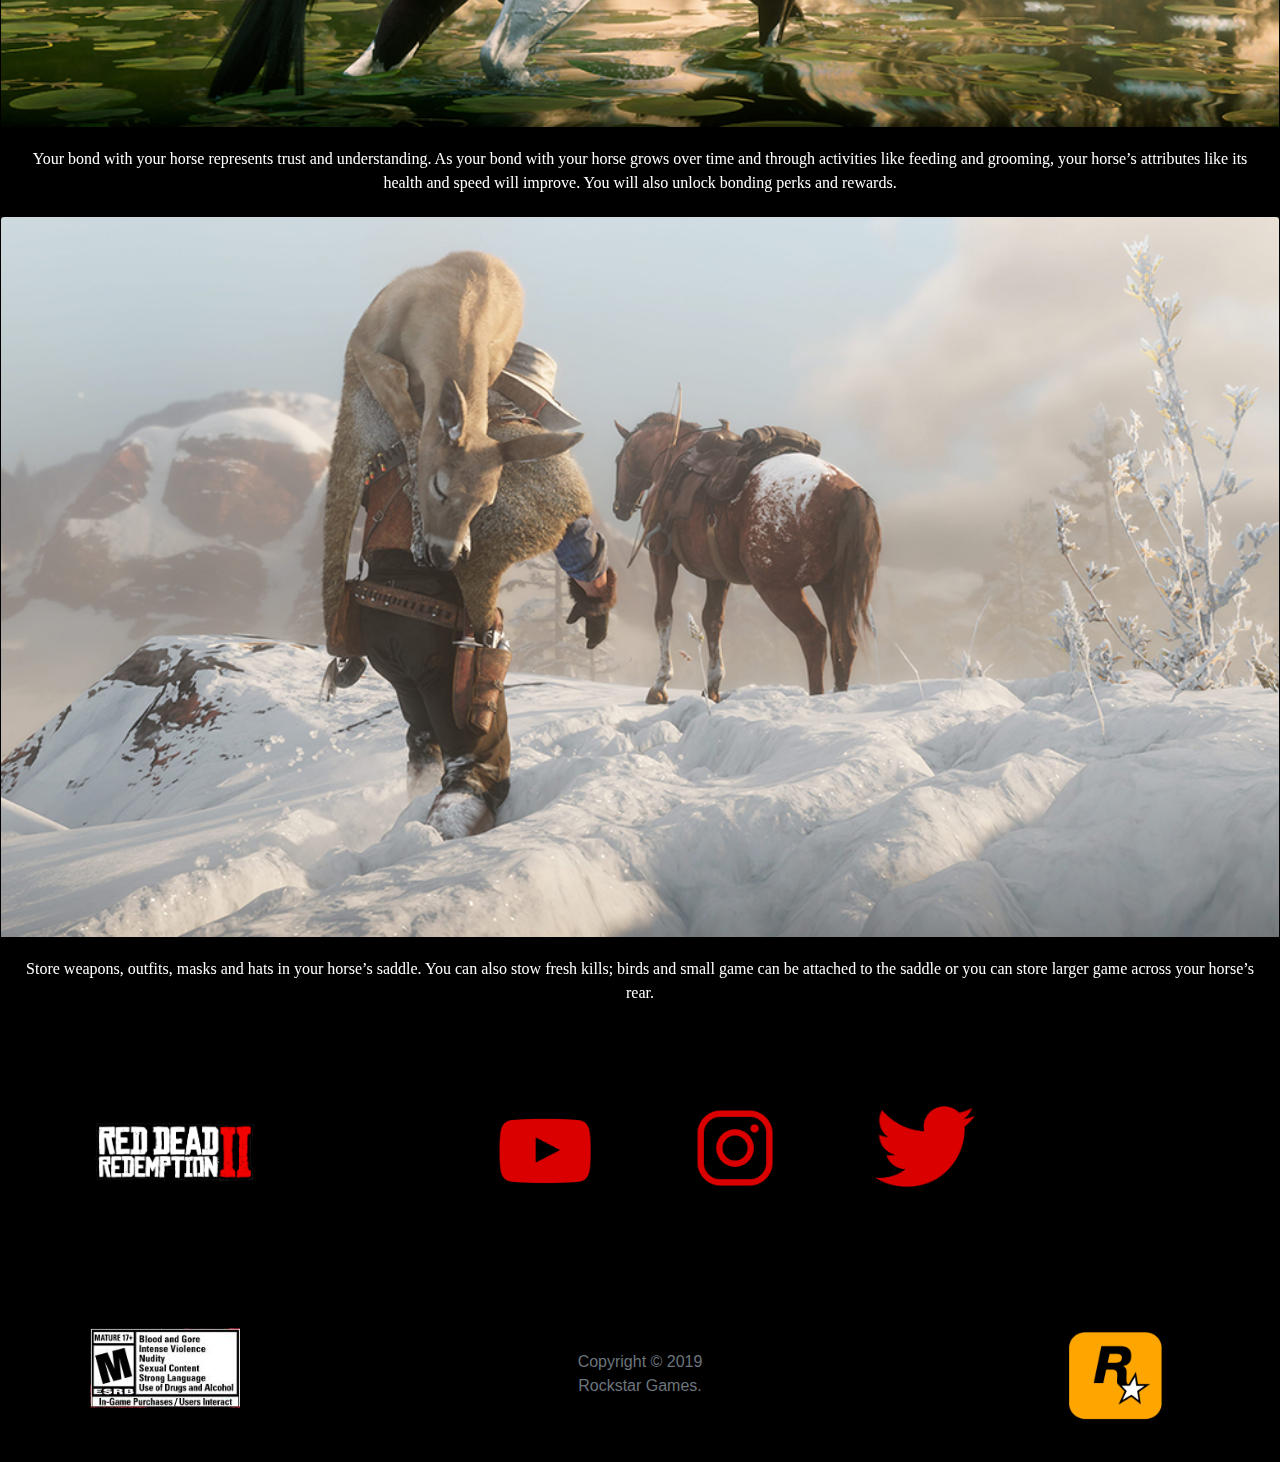
<file: page4.html>
<!doctype html>
<html>
<head>
	<meta charset="utf-8">
	<meta name="viewport" content="width=device-width,initial-scale=1,maximum-scale=1,user-scalable=no">
<meta http-equiv="X-UA-Compatible" content="IE=edge,chrome=1">
<meta name="HandheldFriendly" content="true">
	<link rel="shortcut icon" type="image/x-icon" href="Pictures/rockstar.png">

	<style>
	
body { 
			background: #000000;
			background-repeat: no-repeat;
			background-size: 100%;
            background-color: #000000 !important;
			background-attachment: fixed;
             }
</style>
	
	<link rel="stylesheet" href="css/page4.css" >
	<link rel="stylesheet" href="https://stackpath.bootstrapcdn.com/bootstrap/4.3.1/css/bootstrap.min.css" integrity="sha384-ggOyR0iXCbMQv3Xipma34MD+dH/1fQ784/j6cY/iJTQUOhcWr7x9JvoRxT2MZw1T" crossorigin="anonymous">
	<script src="https://code.jquery.com/jquery-3.3.1.slim.min.js" integrity="sha384-q8i/X+965DzO0rT7abK41JStQIAqVgRVzpbzo5smXKp4YfRvH+8abtTE1Pi6jizo" crossorigin="anonymous"></script>
<script src="https://cdnjs.cloudflare.com/ajax/libs/popper.js/1.14.7/umd/popper.min.js" integrity="sha384-UO2eT0CpHqdSJQ6hJty5KVphtPhzWj9WO1clHTMGa3JDZwrnQq4sF86dIHNDz0W1" crossorigin="anonymous"></script>
<script src="https://stackpath.bootstrapcdn.com/bootstrap/4.3.1/js/bootstrap.min.js" integrity="sha384-JjSmVgyd0p3pXB1rRibZUAYoIIy6OrQ6VrjIEaFf/nJGzIxFDsf4x0xIM+B07jRM" crossorigin="anonymous"></script>

<title>Wildlife</title>
</head>

<body>
	<div style="max-height: 100vh;">
   <img style="height: auto" class="d-block w-100" src="Pictures/wildlife.JPG">
		</div>
	
	<nav class="navbar sticky-top navbar-expand-lg navbar-dark secondary-color" style="background: #000000">
	
		<a href="index.html">
    <img src="Pictures/Red_Dead_Redemption_2_Logo.png" height="30" alt="RDR2 logo">
  </a>
 
	
    <button class="navbar-toggler" type="button" data-toggle="collapse" data-target="#navbarSupportedContent" aria-controls="navbarSupportedContent" aria-expanded="false" aria-label="Toggle navigation">
        <span class="navbar-toggler-icon"></span>
    </button>
    <div class="collapse navbar-collapse" id="navbarSupportedContent">
        <ul style="font-family: Impact, Haettenschweiler, 'Franklin Gothic Bold', 'Arial Black', 'sans-serif'; letter-spacing: 0.35px" class="navbar-nav mr-auto">
			
            
			
			<li class="nav-item"><a class="nav-link" href="Page2.html">Reviews</a></li>
				
			<li class="nav-item"><a class="nav-link" href="page5.html">Weaponry</a></li>
			
			<li class="nav-item"><a class="nav-link" href="page4.html">Wildlife</a></li>
			
			<li class="nav-item"><a class="nav-link" href="page3.html">The Van Der Linde gang</a>
			
           
			
		</ul>
		<div style="font-family: Impact, Haettenschweiler, 'Franklin Gothic Bold', 'Arial Black', 'sans-serif'; letter-spacing: 0.35px" class="card">
			<a class="nav-link" href="https://www.rockstargames.com/reddeadredemption2/order">Buy</a>
  </div></div>
	
</nav>


<div style="margin: 10px; background: url(Pictures/texture.jpg)" class="row">
		<div class="col-md-3">
			
            <div class="card" style="background-color: #000000;border-radius: 20px">			
  <img src="Pictures/wolf.JPG" alt="Avatar" class="image" style="width:100%; margin-bottom: 10%">
  <img src="Pictures/crocko.JPG" alt="Avatar" class="image" style="width:100%; margin-bottom: 10%">
  </div>
	  

        </div>
		
		<div class="col-md-3">
			
            <div class="card" style="background-color: #000000;border-radius: 20px">			
  <img src="Pictures/deer.JPG" alt="Avatar" class="image" style="width:100%; margin-bottom: 10%">
  <img src="Pictures/horse.JPG" alt="Avatar" class="image" style="width:100%;margin-bottom: 10%">
  </div>
	  

        </div>
		
		<div class="col-md-3">
            <div class="card" style="background-color: #000000;border-radius: 20px">			
  <img src="Pictures/bird1.JPG" alt="Avatar" class="image" style="width:100%; margin-bottom: 10%">
  <img src="Pictures/bear.JPG" alt="Avatar" class="image" style="width:100%; margin-bottom: 10%">
  </div>
	  

        </div>
		
		<div class="col-md-3">
            <div class="card" style="background-color: #000000;border-radius: 20px">			
  <img src="Pictures/bird2.JPG" alt="Avatar" class="image" style="width:100%; margin-bottom: 10%">
  <img src="Pictures/fish.JPG" alt="Avatar" class="image" style="width:100%; margin-bottom: 10%">
  </div>
        </div>
		
		<div class="col-md-3">
            <div class="card" style="background-color: #000000;border-radius: 20px">	
		
  <img class="image" style="width:100%; margin-bottom: 10%">
 
  </div>
        </div>
		<div class="col-md-3">
            <div class="card" style="background-color: #000000;border-radius: 20px">	
		
  <img src="Pictures/lizard.JPG" alt="Avatar" class="image" style="width:100%; margin-bottom: 10%">
 
  </div>
        </div>
		<div class="col-md-3">
            <div class="card" style="background-color: #000000;border-radius: 20px">			
  
  <img src="Pictures/horse2.JPG" alt="Avatar" class="image" style="width:100%; margin-bottom: 10%">
  </div>
        </div>
		
		</div>
		
		<img src="Pictures/mid.JPG" style="width: 100%">
		
		<font color="#FFFFFF" style="font-family: Cambria, 'Hoefler Text', 'Liberation Serif', Times, 'Times New Roman', 'serif'">
		<div class="card" style="background-color: rgba(0,0,0,0.55); backdrop-filter: blur(5px)">
  <img src="Pictures/weapons3.jpg" class="card-img-top" alt="...">
  <div class="card-body">
    <p class="card-text" style="text-align: center">
Hunting wildlife provides valuable natural resources like meat, hides and other useful materials. You can sell meat and animal parts to Butchers or General Stores, donate them to your Camp, or use them to cook and craft. For more exotic goods, bring your haul to a Trapper.</p>
  </div>
</div>

<div class="card" style="background-color: rgba(0,0,0,0.55); backdrop-filter: blur(5px)">
  <img src="Pictures/weapons1.jpg" class="card-img-top" alt="...">
  <div class="card-body">
    <p class="card-text" style="text-align: center">Game can be found across a range of habitats. If your first shot is not immediately fatal, your prey will try to escape. Follow clues like blood to track it down and you may need to use a mercy kill to end the animal’s suffering.</p>
  </div>
</div>

<div class="card" style="background-color: rgba(0,0,0,0.55); backdrop-filter: blur(5px)">
  <img src="Pictures/weapons4.jpg" class="card-img-top" alt="...">
  <div class="card-body">
    <p class="card-text" style="text-align: center">Selecting the proper weapon is important to the quality and yield from your kill. Bow and arrow is often the optimal weapon of choice for clean kills. Approach prey quietly, cover your scent or stay downwind to make it harder for animals to detect your presence, and use a call to draw its attention before making your fatal strike.</p>
  </div>
</div>

<div class="card" style="background-color: rgba(0,0,0,0.55); backdrop-filter: blur(5px)">
  <img src="Pictures/weapons2.jpg" class="card-img-top" alt="...">
  <div class="card-body">
    <p class="card-text" style="text-align: center">
Like hunting, fishing also yields meat and useful materials. A range of species can be found in different habitats, each responding to different varieties of bait.</p>
  </div>
</div>
</font>

<img src="Pictures/mid2.JPG" style="width: 100%">
	
	<font color="#FFFFFF" style="font-family: Cambria, 'Hoefler Text', 'Liberation Serif', Times, 'Times New Roman', 'serif'">
		<div class="card" style="background-color: rgba(0,0,0,0.55); backdrop-filter: blur(5px)">
  <img src="Pictures/horseback1.jpg" class="card-img-top" alt="...">
  <div class="card-body">
    <p class="card-text" style="text-align: center">
Wild Hungarian Half-Breeds can be found in the Heartlands among other habitats. Capturing and taming wild horses can be a free method to acquire new mounts.</p>
  </div>
</div>

<div class="card" style="background-color: rgba(0,0,0,0.55); backdrop-filter: blur(5px)">
  <img src="Pictures/horseback2.jpg" class="card-img-top" alt="...">
  <div class="card-body">
    <p class="card-text" style="text-align: center">Buy, sell and store horses from Stables, or purchase provisions to keep your horse fed, tonics that give your horse temporary health and stamina boosts, and equipment like stirrups and saddles, which can improve your horse’s performance. Or simply add style to your horse’s mane, tail or otherwise.</p>
  </div>
</div>

<div class="card" style="background-color: rgba(0,0,0,0.55); backdrop-filter: blur(5px)">
  <img src="Pictures/horseback3.jpg" class="card-img-top" alt="...">
  <div class="card-body">
    <p class="card-text" style="text-align: center">Your bond with your horse represents trust and understanding. As your bond with your horse grows over time and through activities like feeding and grooming, your horse’s attributes like its health and speed will improve. You will also unlock bonding perks and rewards.</p>
  </div>
</div>

<div class="card" style="background-color: rgba(0,0,0,0.55); backdrop-filter: blur(5px)">
  <img src="Pictures/horseback4.jpg" class="card-img-top" alt="...">
  <div class="card-body">
    <p class="card-text" style="text-align: center">Store weapons, outfits, masks and hats in your horse’s saddle. You can also stow fresh kills; birds and small game can be attached to the saddle or you can store larger game across your horse’s rear.</p>
  </div>
</div>
</font>

<footer style="background-color: rgba(0,0,0,0.76); backdrop-filter: blur(5px)" >
    <div class="container py-5">
      <div class="row py-4">
        <div class="col-lg-4 col-md-6 mb-4 mb-lg-0"><a href="https://www.rockstargames.com/reddeadredemption2/"><img style="margin-top: 5%" src="Pictures/Red_Dead_Redemption_2_Logo.png" alt="" width="180" class="mb-3"></a> 
        </div>
		  
        <div align="center" class="col-lg-2 col-md-6 mb-4 mb-lg-0">
			<a href="http://youtube.com/rockstargames"><img style="margin-top: 11%" src="Pictures/playbutton.png" alt="" width="100" class="mb-3"></a>
        </div>
		  
        <div align="center" class="col-lg-2 col-md-6 mb-4 mb-lg-0">  
			<a href="https://instagram.com/rockstargames"><img src="Pictures/insta.png" alt="" width="100" class="mb-3"></a>
        </div>
		  
		  <div align="center" class="col-lg-2 col-md-6 mb-4 mb-lg-0">
			  <a href="https://twitter.com/rockstargames"><img style="margin-top: 5%" src="Pictures/twitter.png" alt="" width="100" class="mb-3"></a>
        </div>
		  
		  
			  
				  
          </div>
        </div>
     

    <!-- Copyrights -->
	<div style="background-color: black" class="py-3">
		<div class="container py-2">
		<div class="row py-0">
			 <div align="center" class="col-lg-2 col-md-6 mb-4 mb-lg-0">
			<a href="https://www.esrb.org/"><img style="margin-top: 11%" src="Pictures/esrb.jpg" alt="" width="150" class="mb-3"></a>
        </div>
      <div class="col-lg-2 col-md-6 mb-4 mb-lg-0 container text-center">
        <p style="margin-top: 20%" class="text-muted mb-0 py-2">Copyright © 2019 Rockstar Games.</p>
      </div>
		 <div align="center" class="col-lg-2 col-md-6 mb-4 mb-lg-0">
			<a href="http://www.rockstargames.com/"><img style="margin-top: 11%" src="Pictures/rockstar.png" alt="" width="100" class="mb-3"></a>
        </div></div></div>
    </div>
		
  </footer>
  <!-- End -->
</body>
</html>
</file>
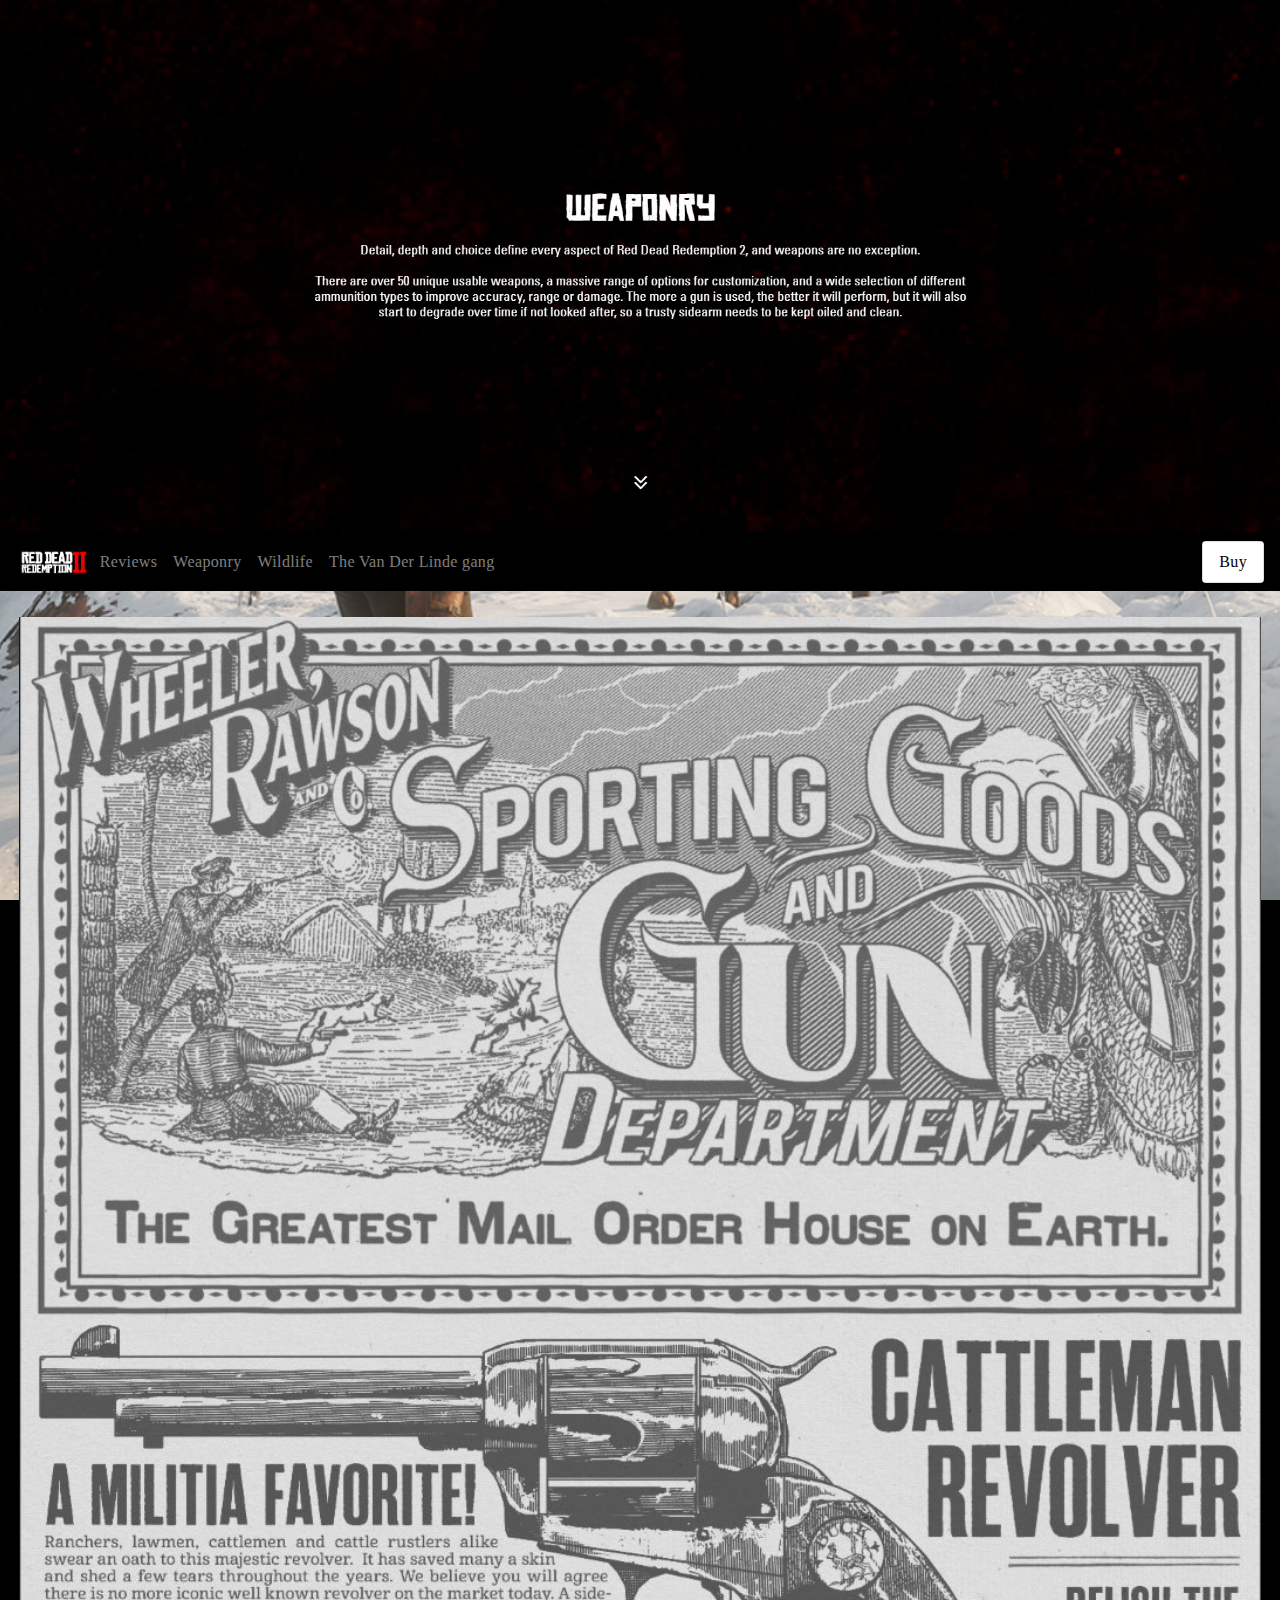
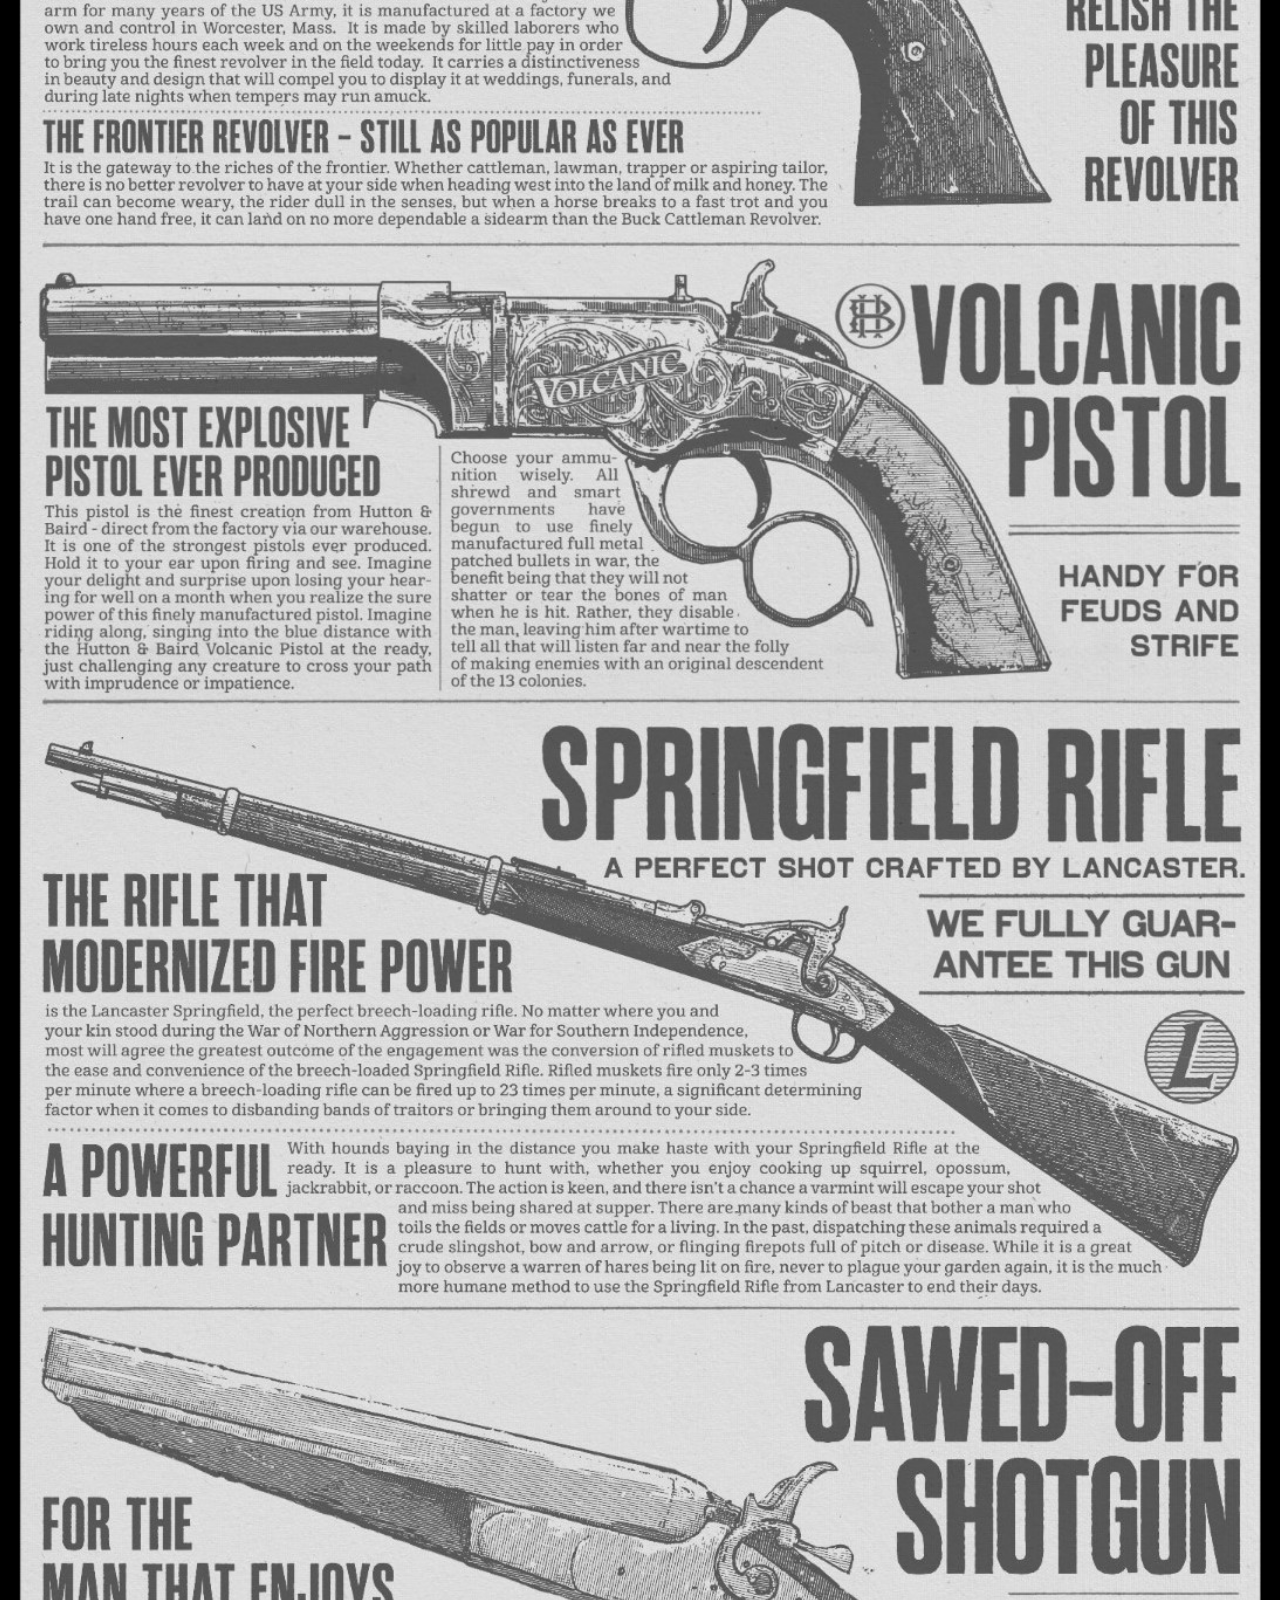
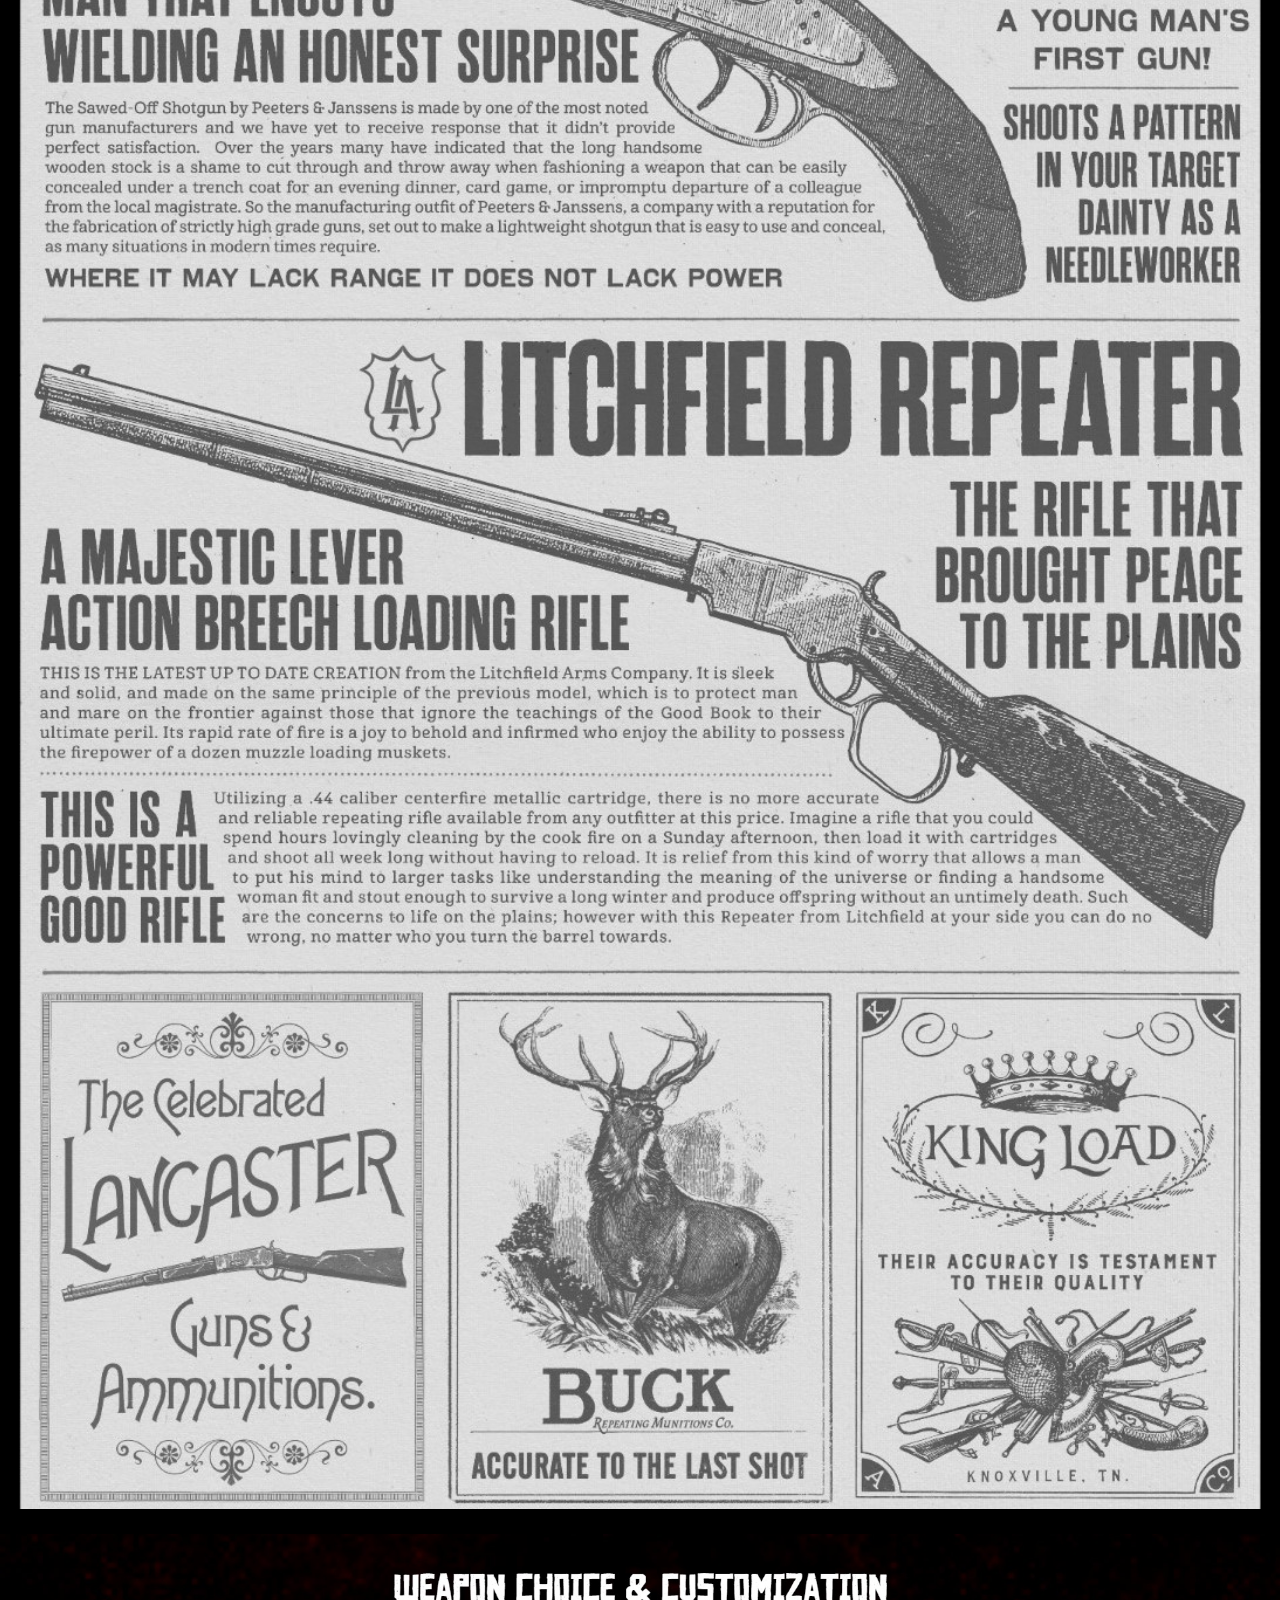
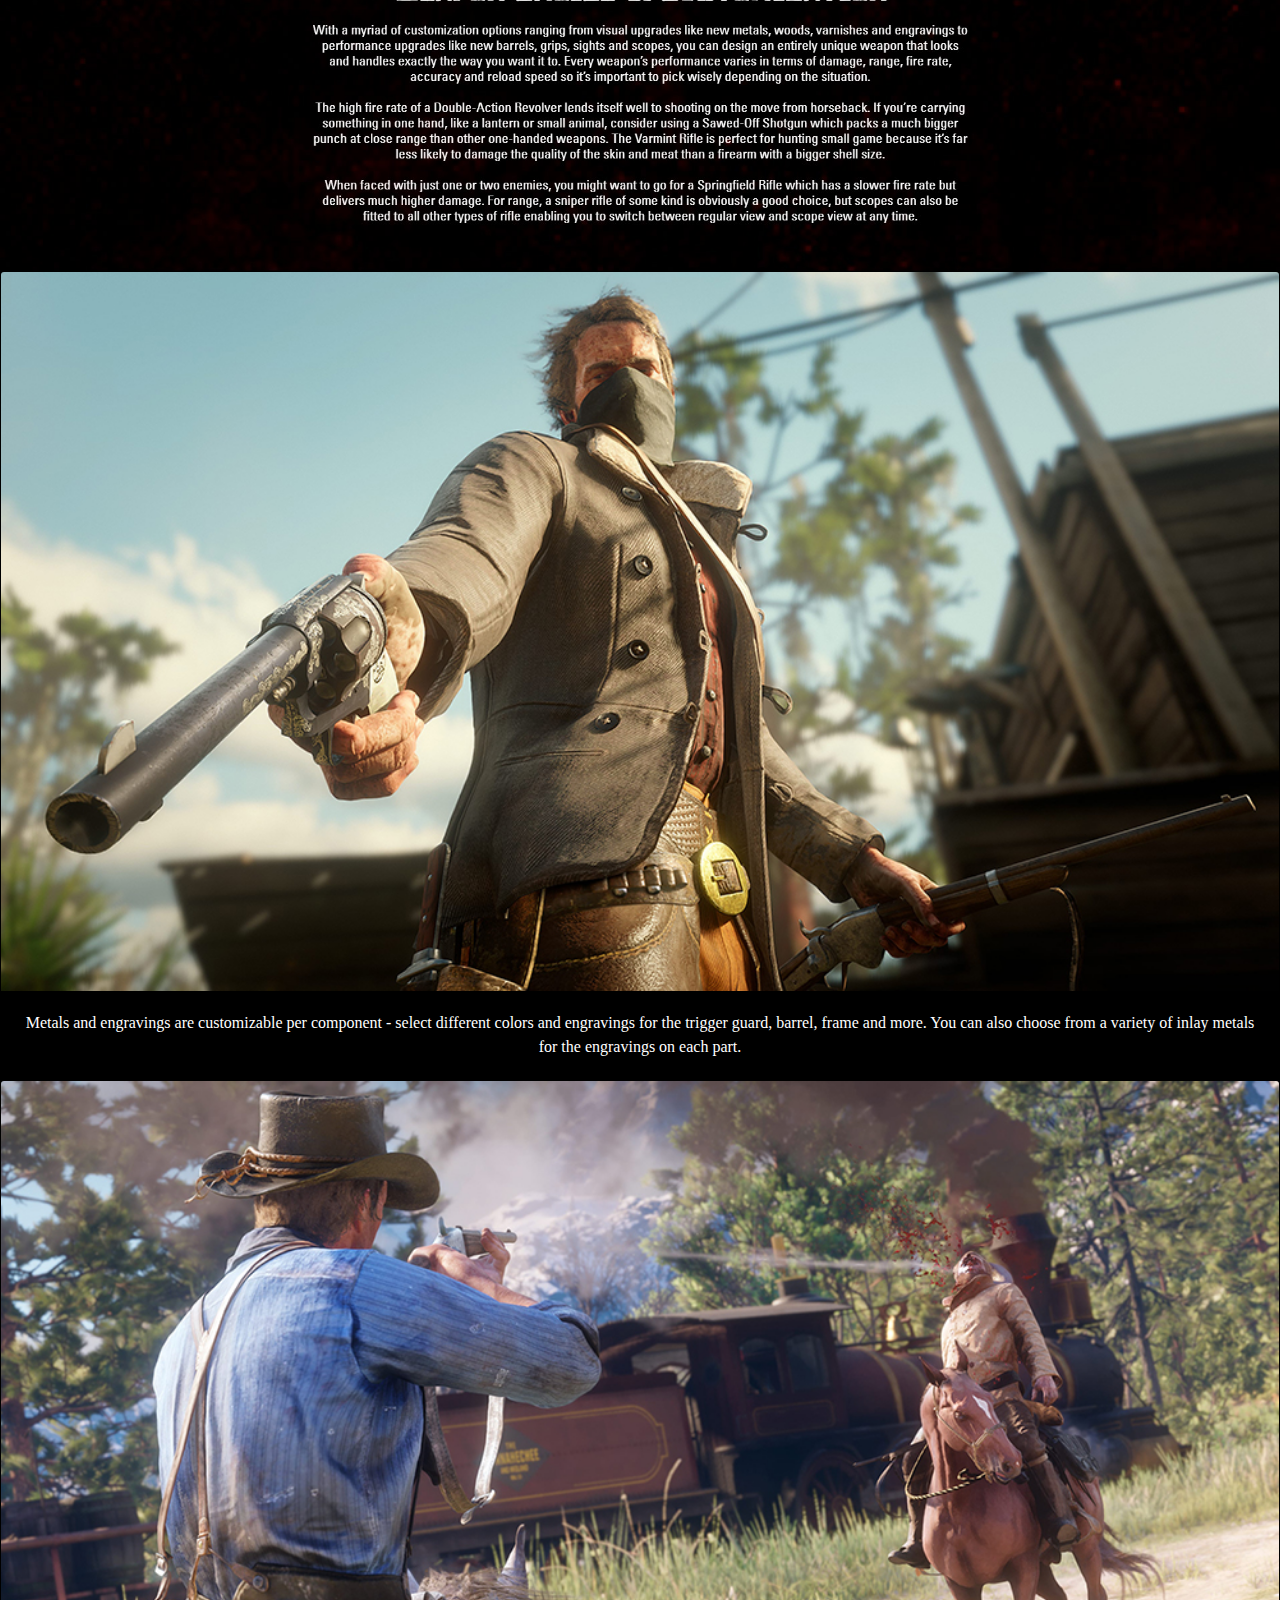
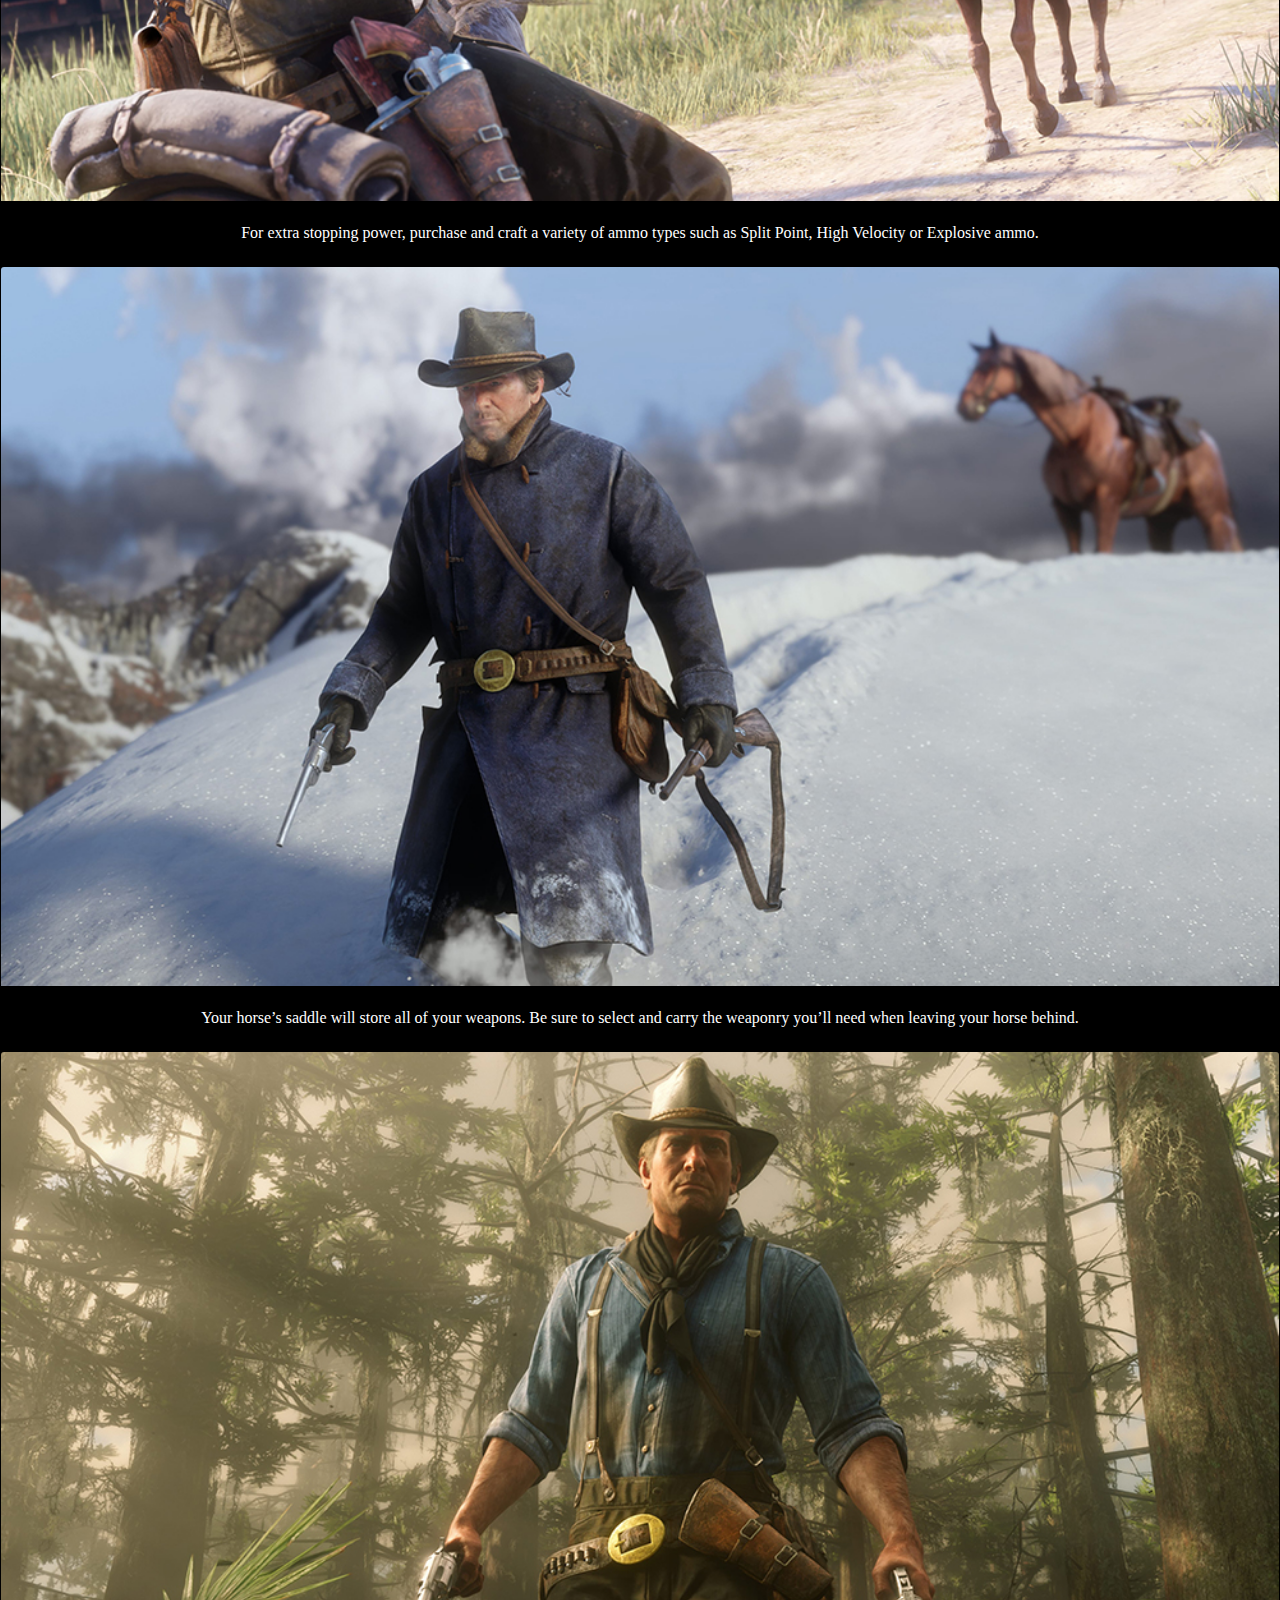
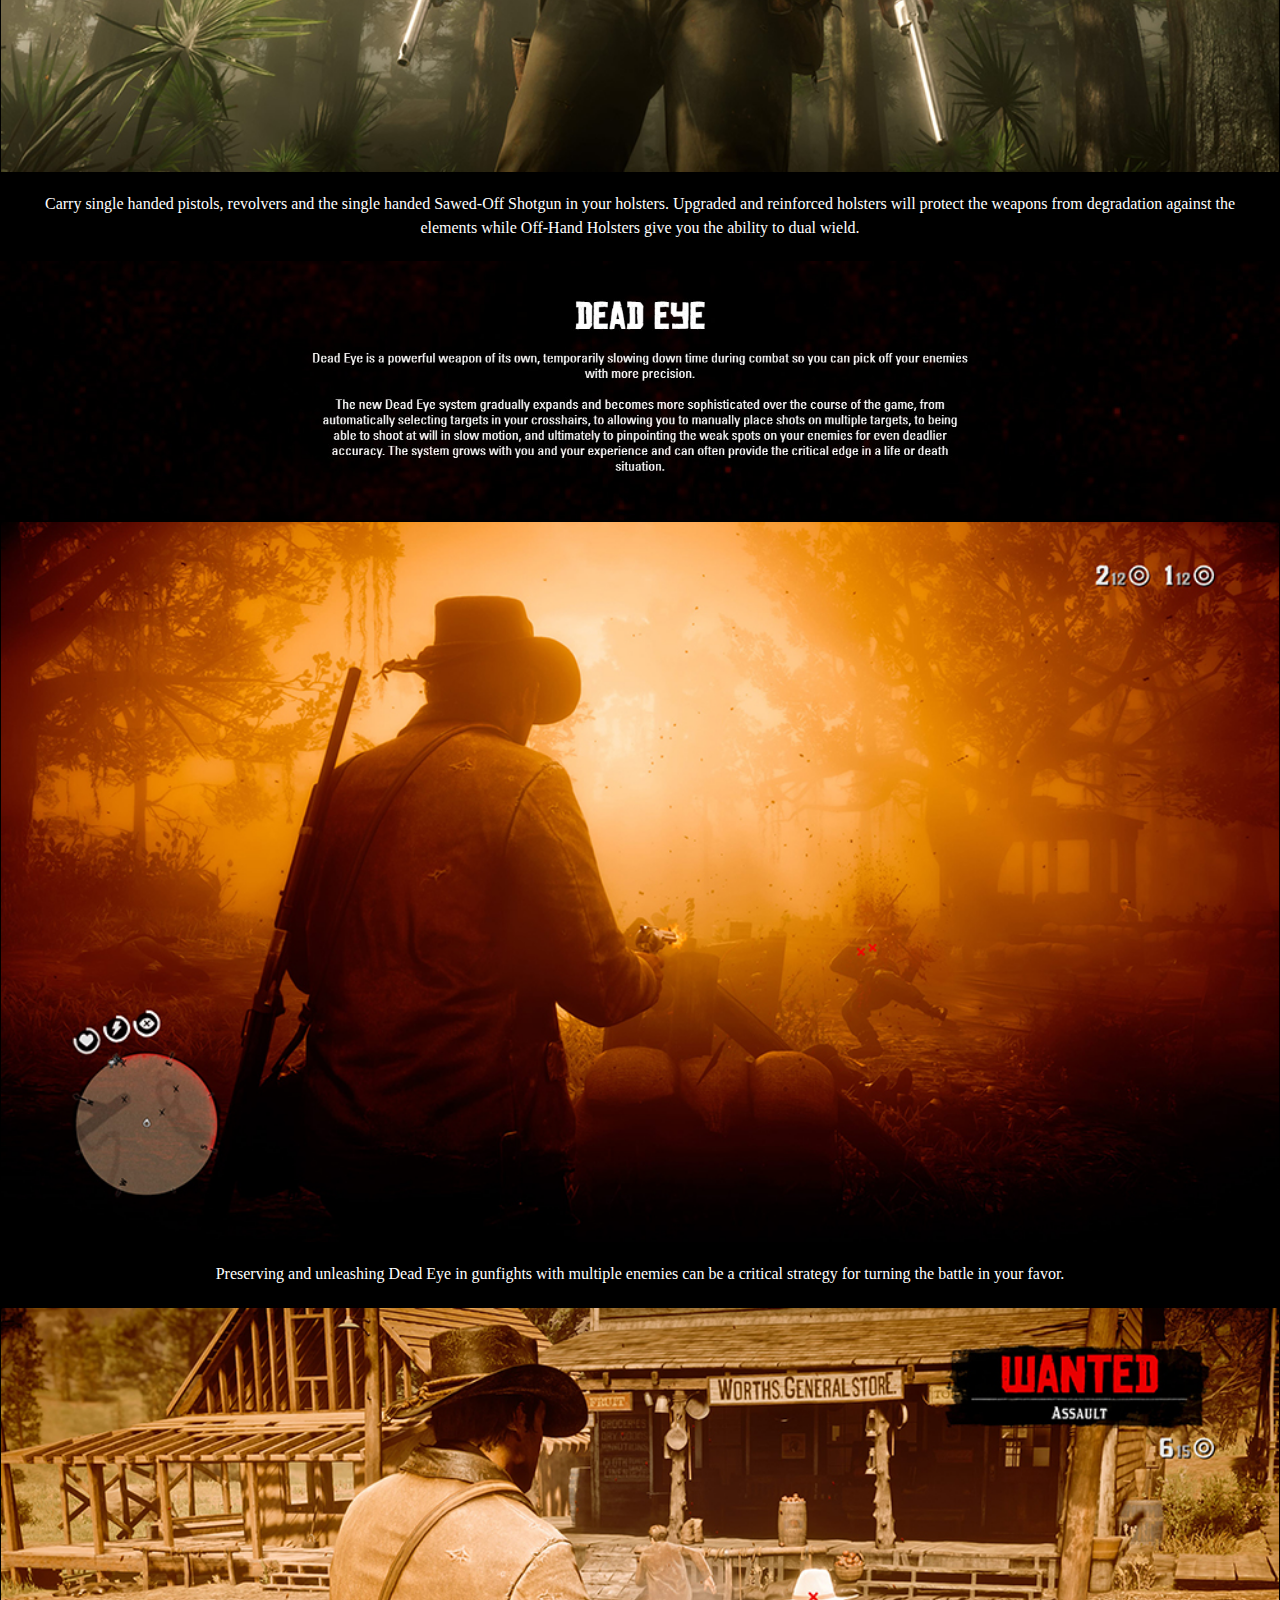
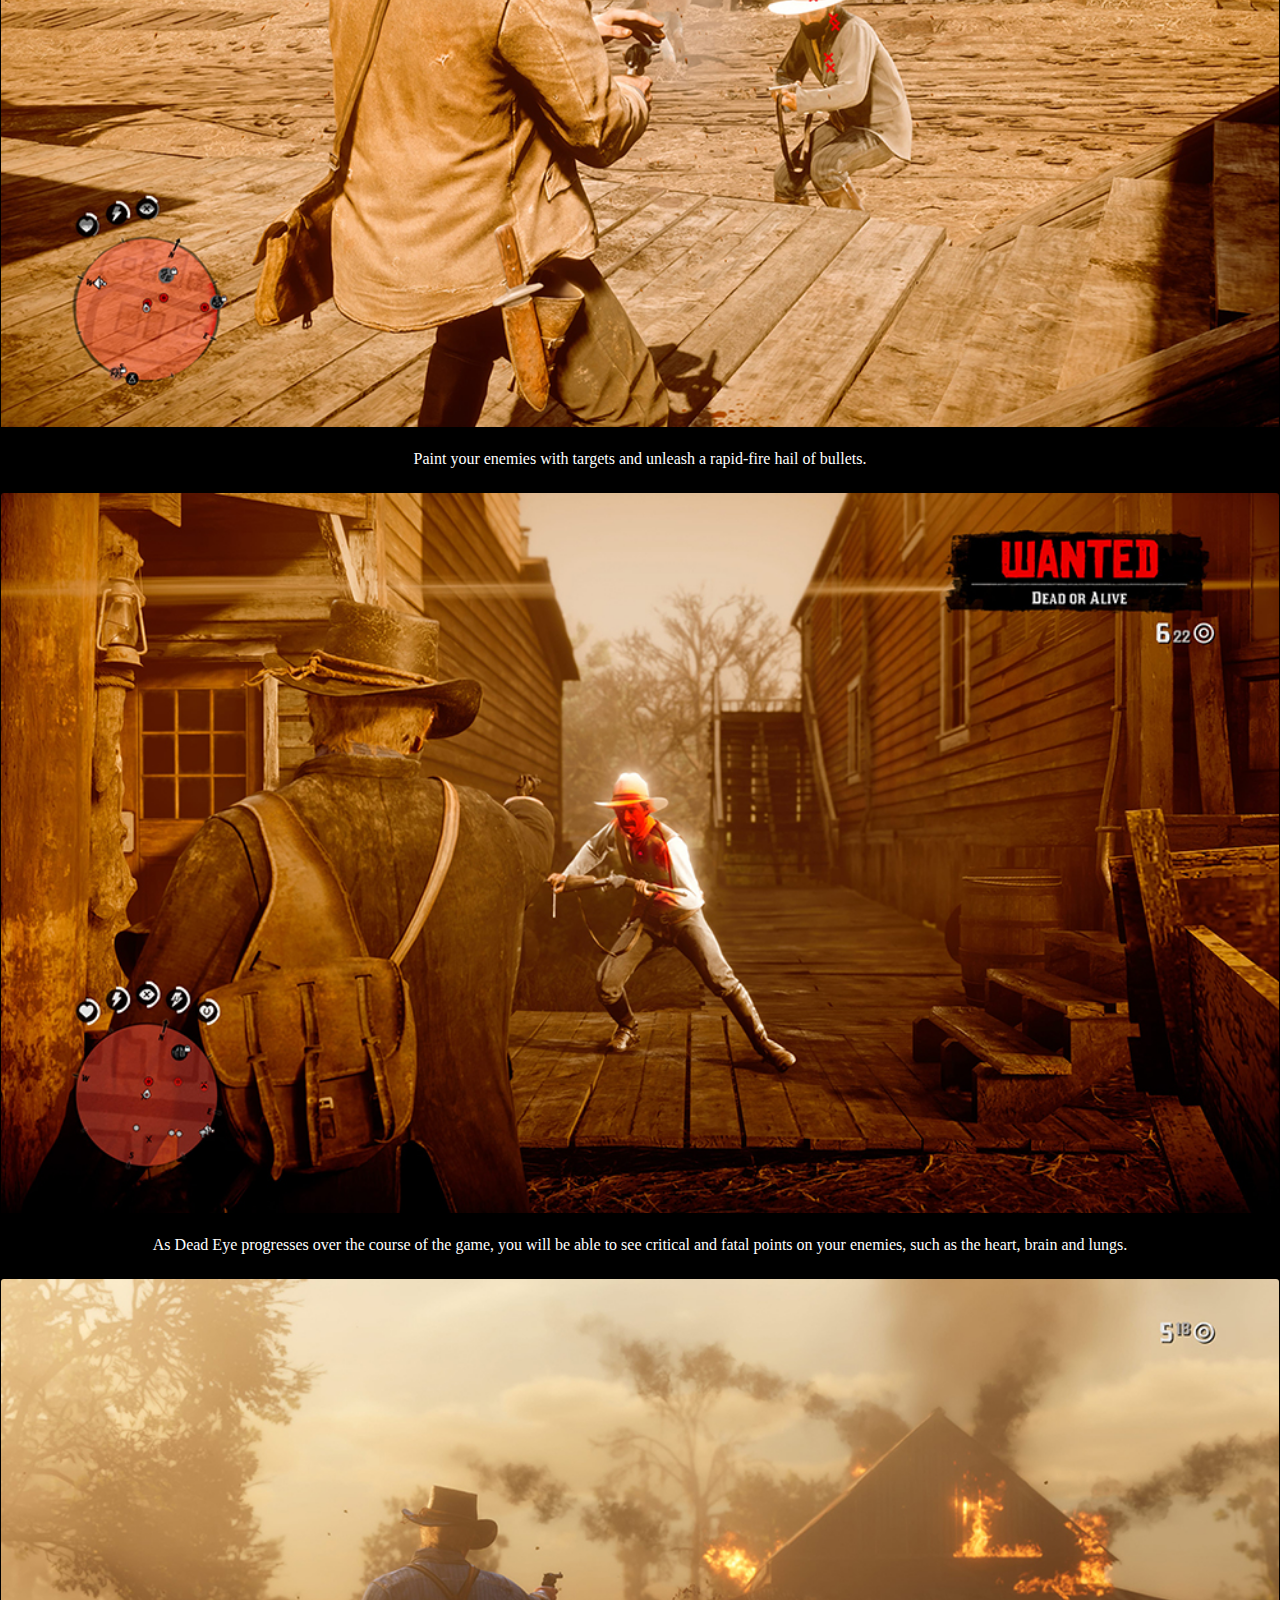
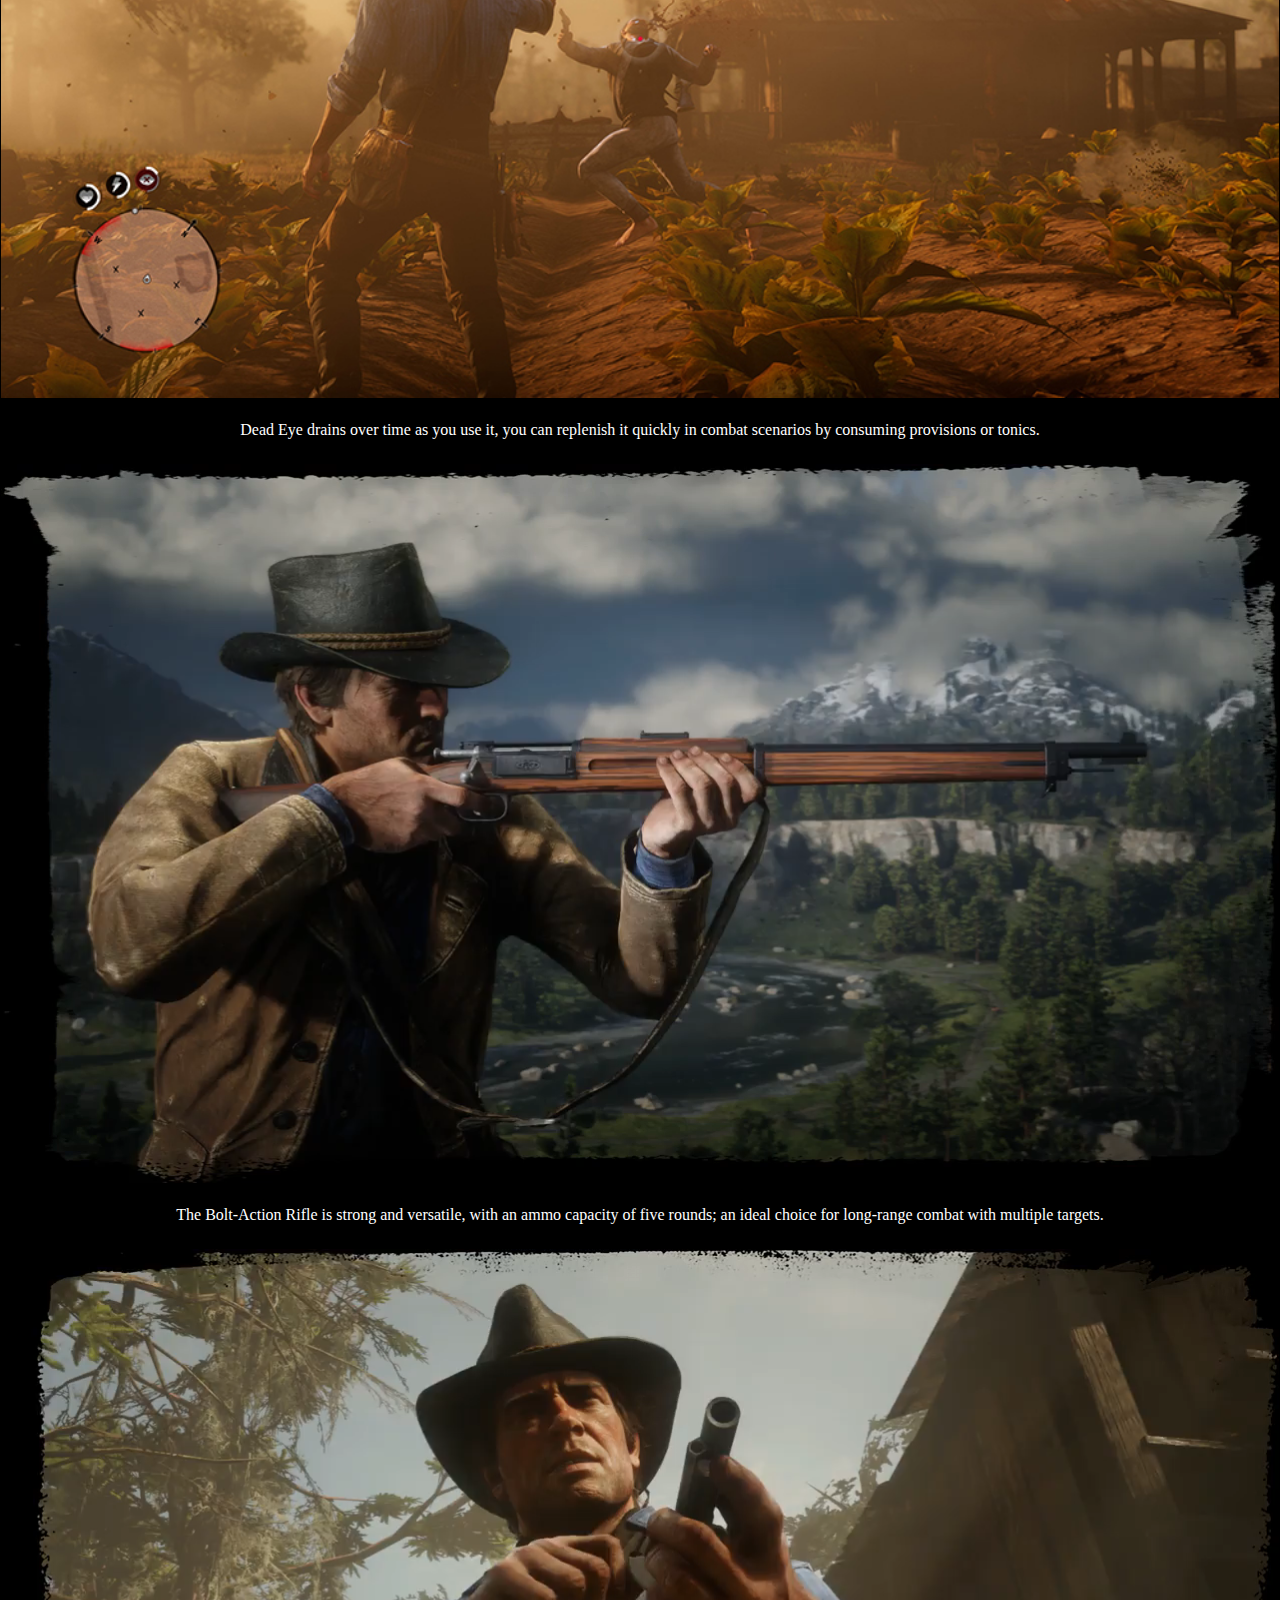
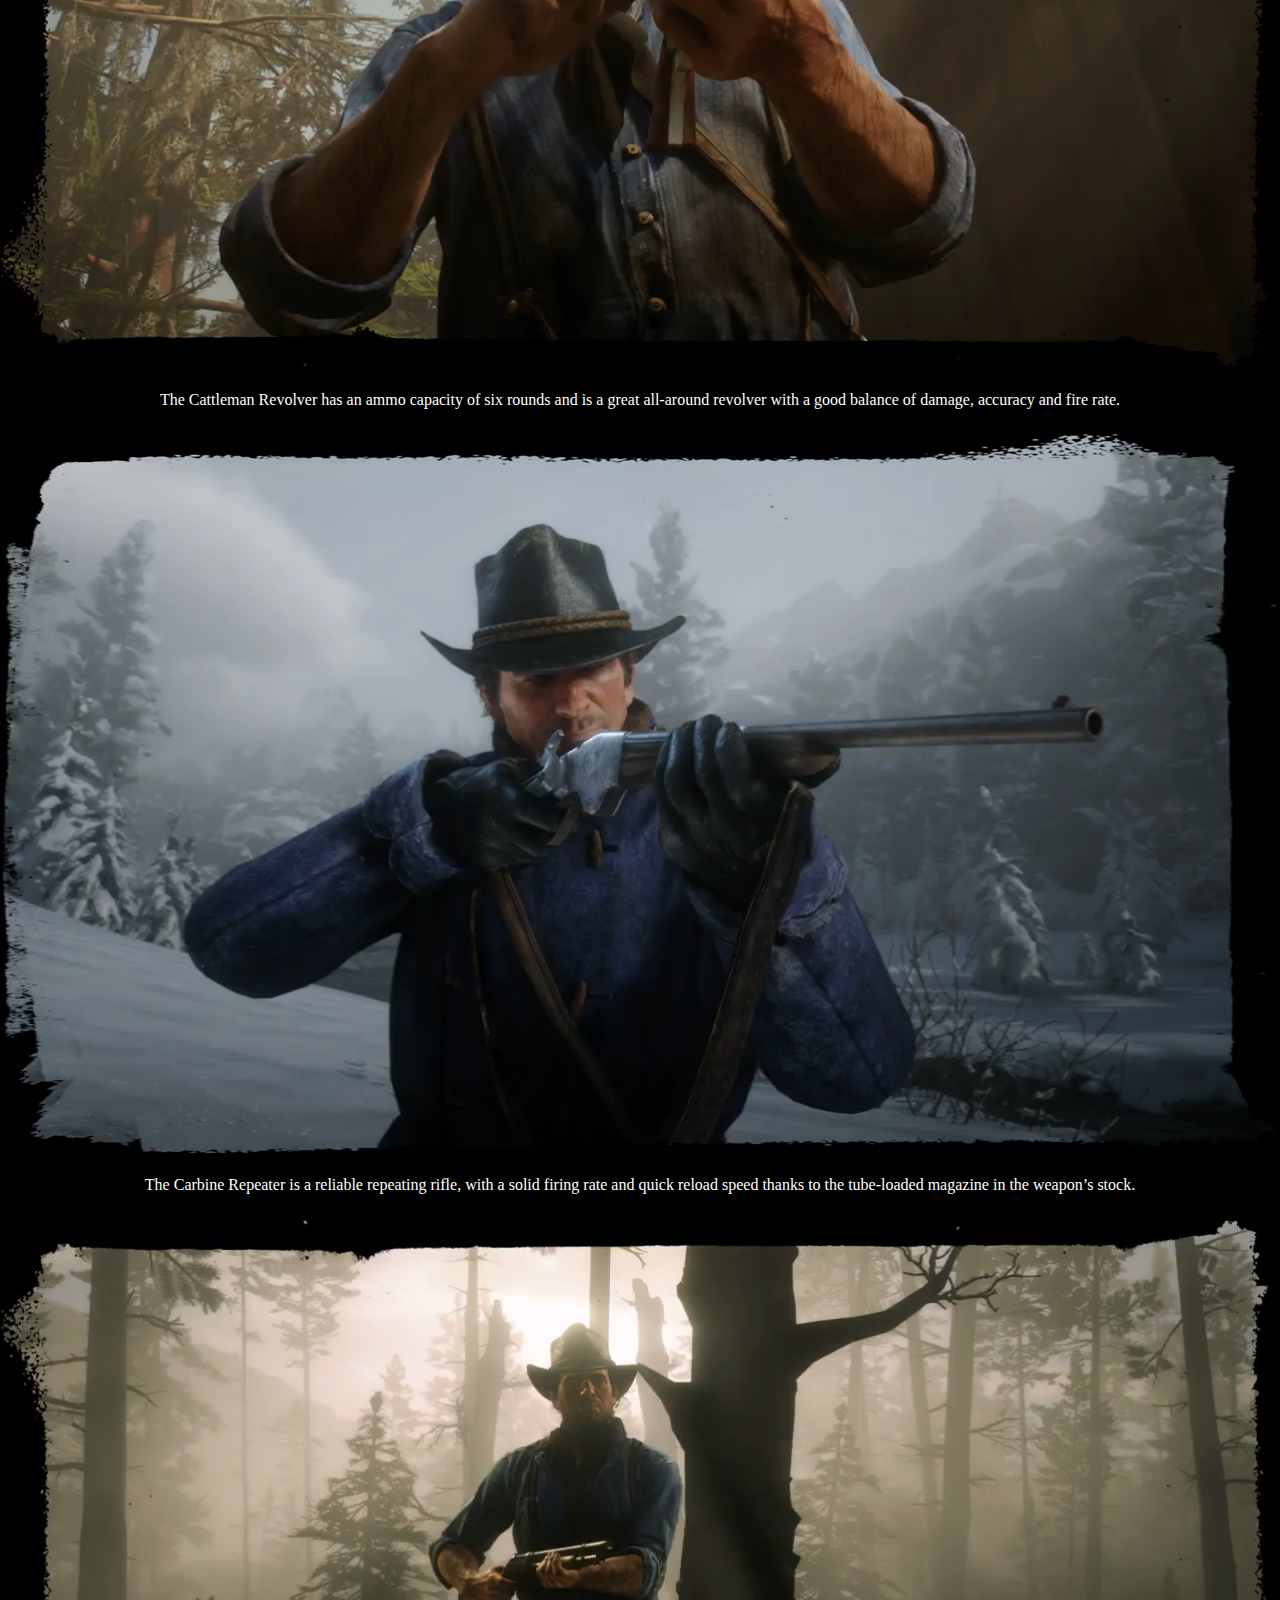
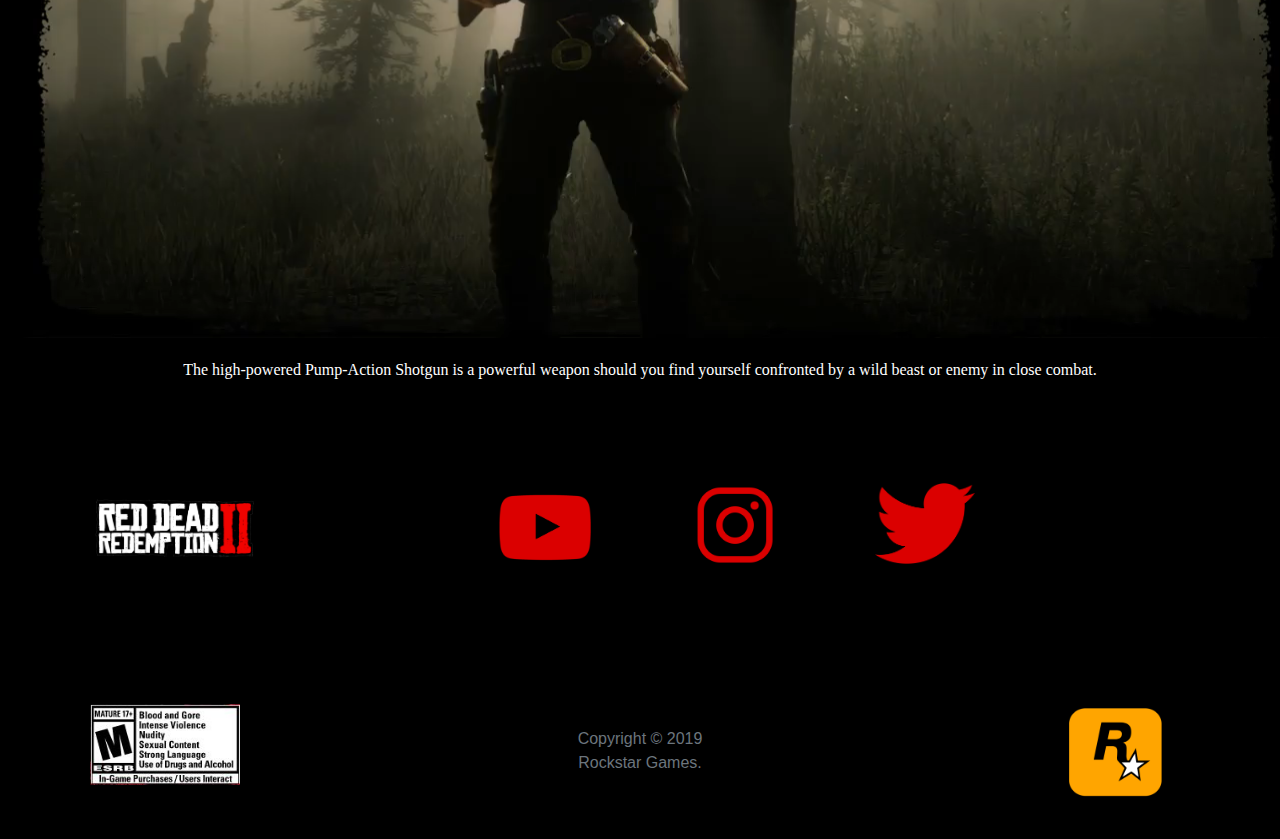
<file: page5.html>
<!doctype html>
<html>
<head>
	<meta charset="utf-8">
	<meta name="viewport" content="width=device-width,initial-scale=1,maximum-scale=1,user-scalable=no">
<meta http-equiv="X-UA-Compatible" content="IE=edge,chrome=1">
<meta name="HandheldFriendly" content="true">
	<link rel="shortcut icon" type="image/x-icon" href="Pictures/rockstar.png">

	<style>
	
body { 
	background: url(Pictures/horseback4.jpg);
	background-repeat: no-repeat;
	background-position: center center;
	background-size: cover;
        background-color: #000000 !important;
	background-attachment: fixed;
             }
</style>
	
	<link rel="stylesheet" href="css/page5.css" >
	<link rel="stylesheet" href="https://stackpath.bootstrapcdn.com/bootstrap/4.3.1/css/bootstrap.min.css" integrity="sha384-ggOyR0iXCbMQv3Xipma34MD+dH/1fQ784/j6cY/iJTQUOhcWr7x9JvoRxT2MZw1T" crossorigin="anonymous">
	<script src="https://code.jquery.com/jquery-3.3.1.slim.min.js" integrity="sha384-q8i/X+965DzO0rT7abK41JStQIAqVgRVzpbzo5smXKp4YfRvH+8abtTE1Pi6jizo" crossorigin="anonymous"></script>
<script src="https://cdnjs.cloudflare.com/ajax/libs/popper.js/1.14.7/umd/popper.min.js" integrity="sha384-UO2eT0CpHqdSJQ6hJty5KVphtPhzWj9WO1clHTMGa3JDZwrnQq4sF86dIHNDz0W1" crossorigin="anonymous"></script>
<script src="https://stackpath.bootstrapcdn.com/bootstrap/4.3.1/js/bootstrap.min.js" integrity="sha384-JjSmVgyd0p3pXB1rRibZUAYoIIy6OrQ6VrjIEaFf/nJGzIxFDsf4x0xIM+B07jRM" crossorigin="anonymous"></script>

<title>Weaponry</title>
</head>

<body>
	<div style="max-height: 100vh;">
   <img style="height: auto" class="d-block w-100" src="Pictures/weaponryback.jpg">
		</div>
	
	<nav class="navbar sticky-top navbar-expand-lg navbar-dark secondary-color" style="background: #000000">
	
		<a href="index.html">
    <img src="Pictures/Red_Dead_Redemption_2_Logo.png" height="30" alt="RDR2 logo">
  </a>
 
	
    <button class="navbar-toggler" type="button" data-toggle="collapse" data-target="#navbarSupportedContent" aria-controls="navbarSupportedContent" aria-expanded="false" aria-label="Toggle navigation">
        <span class="navbar-toggler-icon"></span>
    </button>
    <div class="collapse navbar-collapse" id="navbarSupportedContent">
        <ul style="font-family: Impact, Haettenschweiler, 'Franklin Gothic Bold', 'Arial Black', 'sans-serif'; letter-spacing: 0.35px" class="navbar-nav mr-auto">
			
            
			
			<li class="nav-item"><a class="nav-link" href="Page2.html">Reviews</a></li>
				
			<li class="nav-item"><a class="nav-link" href="page5.html">Weaponry</a></li>
			
			<li class="nav-item"><a class="nav-link" href="page4.html">Wildlife</a></li>
			
			<li class="nav-item"><a class="nav-link" href="page3.html">The Van Der Linde gang</a>
			
           
			
		</ul>
		<div style="font-family: Impact, Haettenschweiler, 'Franklin Gothic Bold', 'Arial Black', 'sans-serif'; letter-spacing: 0.35px" class="card">
			<a class="nav-link" href="https://www.rockstargames.com/reddeadredemption2/order">Buy</a>
  </div></div>
	
</nav>


<img src="Pictures/weaponry.jpg" style="width: 97%; margin-top: 2%; margin-bottom: 2%" class="center" >
		
		<img src="Pictures/weaponryback1.jpg" style="width: 100%">
		
		<font color="#FFFFFF" style="font-family: Cambria, 'Hoefler Text', 'Liberation Serif', Times, 'Times New Roman', 'serif'">
		<div class="card" style="background-color: #000000">
  <img src="Pictures/b305cbea978e23b7455a41ceb702d67b.jpg" class="card-img-top" alt="...">
  <div class="card-body">
    <p class="card-text" style="text-align: center">Metals and engravings are customizable per component - select different colors and engravings for the trigger guard, barrel, frame and more. You can also choose from a variety of inlay metals for the engravings on each part.</p>
  </div>
</div>

<div class="card" style="background-color: #000000">
  <img src="Pictures/61bc508dc368c053780d76d8e7a86d50.jpg" class="card-img-top" alt="...">
  <div class="card-body">
    <p class="card-text" style="text-align: center">
For extra stopping power, purchase and craft a variety of ammo types such as Split Point, High Velocity or Explosive ammo.</p>
  </div>
</div>

<div class="card" style="background-color: #000000">
  <img src="Pictures/63fb5aa8c7c2467415ea01152a20733a.jpg" class="card-img-top" alt="...">
  <div class="card-body">
    <p class="card-text" style="text-align: center">
Your horse’s saddle will store all of your weapons. Be sure to select and carry the weaponry you’ll need when leaving your horse behind.</p>
  </div>
</div>

<div class="card" style="background-color: #000000">
  <img src="Pictures/314f20e8053027bc5d9aceabb815b0f9.jpg" class="card-img-top" alt="...">
  <div class="card-body">
    <p class="card-text" style="text-align: center">Carry single handed pistols, revolvers and the single handed Sawed-Off Shotgun in your holsters. Upgraded and reinforced holsters will protect the weapons from degradation against the elements while Off-Hand Holsters give you the ability to dual wield.</p>
  </div>
</div>
</font>

<img src="Pictures/weaponryback2.jpg" style="width: 100%">
	
	<font color="#FFFFFF" style="font-family: Cambria, 'Hoefler Text', 'Liberation Serif', Times, 'Times New Roman', 'serif'">
		<div class="card" style="background-color: #000000">
  <img src="Pictures/73a6792fe31e5fb7b8d99ead01b39e1f.jpg" class="card-img-top" alt="...">
  <div class="card-body">
    <p class="card-text" style="text-align: center">
Preserving and unleashing Dead Eye in gunfights with multiple enemies can be a critical strategy for turning the battle in your favor.</p>
  </div>
</div>

<div class="card" style="background-color: #000000">
  <img src="Pictures/e723e37493334ad1cdb2ea2c64edabfe.jpg" class="card-img-top" alt="...">
  <div class="card-body">
    <p class="card-text" style="text-align: center">Paint your enemies with targets and unleash a rapid-fire hail of bullets.</p>
  </div>
</div>

<div class="card" style="background-color: #000000">
  <img src="Pictures/273c3c68314e20da955a2010ce175058.jpg" class="card-img-top" alt="...">
  <div class="card-body">
    <p class="card-text" style="text-align: center">
As Dead Eye progresses over the course of the game, you will be able to see critical and fatal points on your enemies, such as the heart, brain and lungs.</p>
  </div>
</div>

<div class="card" style="background-color: #000000">
  <img src="Pictures/8acb5fb5966325057b209d091413a70b.jpg" class="card-img-top" alt="...">
  <div class="card-body">
    <p class="card-text" style="text-align: center">
Dead Eye drains over time as you use it, you can replenish it quickly in combat scenarios by consuming provisions or tonics.</p>
  </div>
</div>

<div class="card" style="background-color: #000000">
 <video muted autoplay loop width="100%" >
  <source src="Pictures/deadeye.mp4" type="video/mp4">
</video>
  <div class="card-body">
    <p class="card-text" style="text-align: center">
The Bolt-Action Rifle is strong and versatile, with an ammo capacity of five rounds; an ideal choice for long-range combat with multiple targets.</p>
  </div>
</div>
<div class="card" style="background-color: #000000">
 <video muted autoplay loop width="100%" >
  <source src="Pictures/deadeye2.mp4" type="video/mp4">
</video>
  <div class="card-body">
    <p class="card-text" style="text-align: center">The Cattleman Revolver has an ammo capacity of six rounds and is a great all-around revolver with a good balance of damage, accuracy and fire rate.</p>
  </div>
</div>
<div class="card" style="background-color: #000000">
 <video muted autoplay loop width="100%" >
  <source src="Pictures/deadeye3.mp4" type="video/mp4">
</video>
  <div class="card-body">
    <p class="card-text" style="text-align: center">The Carbine Repeater is a reliable repeating rifle, with a solid firing rate and quick reload speed thanks to the tube-loaded magazine in the weapon’s stock.</p>
  </div>
</div>
<div class="card" style="background-color: #000000">
 <video muted autoplay loop width="100%" >
  <source src="Pictures/deadeye4.mp4" type="video/mp4">
</video>
  <div class="card-body">
    <p class="card-text" style="text-align: center">The high-powered Pump-Action Shotgun is a powerful weapon should you find yourself confronted by a wild beast or enemy in close combat.</p>
  </div>
</div>
</font>
<footer style="background-color: rgba(0,0,0,0.76); backdrop-filter: blur(5px)" >
    <div class="container py-5">
      <div class="row py-4">
        <div class="col-lg-4 col-md-6 mb-4 mb-lg-0"><a href="https://www.rockstargames.com/reddeadredemption2/"><img style="margin-top: 5%" src="Pictures/Red_Dead_Redemption_2_Logo.png" alt="" width="180" class="mb-3"></a> 
        </div>
		  
        <div align="center" class="col-lg-2 col-md-6 mb-4 mb-lg-0">
			<a href="http://youtube.com/rockstargames"><img style="margin-top: 11%" src="Pictures/playbutton.png" alt="" width="100" class="mb-3"></a>
        </div>
		  
        <div align="center" class="col-lg-2 col-md-6 mb-4 mb-lg-0">  
			<a href="https://instagram.com/rockstargames"><img src="Pictures/insta.png" alt="" width="100" class="mb-3"></a>
        </div>
		  
		  <div align="center" class="col-lg-2 col-md-6 mb-4 mb-lg-0">
			  <a href="https://twitter.com/rockstargames"><img style="margin-top: 5%" src="Pictures/twitter.png" alt="" width="100" class="mb-3"></a>
        </div>
		  
		  
			  
				  
          </div>
        </div>
     

    <!-- Copyrights -->
	<div style="background-color: black" class="py-3">
		<div class="container py-2">
		<div class="row py-0">
			 <div align="center" class="col-lg-2 col-md-6 mb-4 mb-lg-0">
			<a href="https://www.esrb.org/"><img style="margin-top: 11%" src="Pictures/esrb.jpg" alt="" width="150" class="mb-3"></a>
        </div>
      <div class="col-lg-2 col-md-6 mb-4 mb-lg-0 container text-center">
        <p style="margin-top: 20%" class="text-muted mb-0 py-2">Copyright © 2019 Rockstar Games.</p>
      </div>
		 <div align="center" class="col-lg-2 col-md-6 mb-4 mb-lg-0">
			<a href="http://www.rockstargames.com/"><img style="margin-top: 11%" src="Pictures/rockstar.png" alt="" width="100" class="mb-3"></a>
        </div></div></div>
    </div>
		
  </footer>
  <!-- End -->
</body>
</html>
</file>
<file: css/index.css>
#button-addon1 {
  color: #ffc371;
}
.carousel{
	height: 100vh
}
i {
  color: #ffc371;
}
.form-control::placeholder {
  font-size: 0.95rem;
  color: #aaa;
  font-style: italic;
}
.form-control.shadow-0:focus {
  box-shadow: none;
}
		
		
		
		
		
		
		
		
		.navbar-nav .nav-link:hover{
			color: red !important; 
		}
		.card .nav-link{
			color: #000000;
			background-color: #FFFFFF;
		}
		.card .nav-link:hover{
			border-radius: 5px;
			color: #FFFFFF;
			background-color: #CD0003;
		}
		
		
		.container {
  position: relative;
  width: 50%;
}
		
		
.card:hover{
  background-color: #000000;
}			
.image {
  opacity: 1;
  display: block;
  width: 100%;
  height: auto;
  transition: .3s ease;
  backface-visibility: hidden;
}
.card:hover .image{
  opacity: 0.4;
  filter: blur(3px);
}
.text {
  background-color: #4CAF50;
  color: white;
  font-size: 16px;
  padding: 16px 32px;
}
		* {
  box-sizing: border-box;
}
body {
  margin: 0;
}
.header {
  text-align: center;
  padding: 32px;
}
.row {
  display: -ms-flexbox; /* IE10 */
  display: flex;
  -ms-flex-wrap: wrap; /* IE10 */
  flex-wrap: wrap;
  padding: 0 4px;
}
/* Create four equal columns that sits next to each other */
.column {
  -ms-flex: 25%; /* IE10 */
  flex: 25%;
  max-width: 25%;
  padding: 0 4px;
}
.column img {
  margin-top: 8px;
  vertical-align: middle;
  width: 100%;
}
		
		
/* Responsive layout - makes a two column-layout instead of four columns */
@media screen and (max-width: 800px) {
	
	
  .column {
    -ms-flex: 50%;
    flex: 50%;
    max-width: 50%;
  }
	.carousel{
		height: auto;
	}
}
/* Responsive layout - makes the two columns stack on top of each other instead of next to each other */
@media screen and (max-width: 600px) {
	
	
  .column {
    -ms-flex: 100%;
    flex: 100%;
    max-width: 100%;
  }
}
		ul.timeline {
    list-style-type: none;
    position: relative;
    padding-left: 1.5rem;
}
 /* Timeline vertical line */
ul.timeline:before {
    content: ' ';
    background: #D10003;
    display: inline-block;
    position: absolute;
    left: 16px;
    width: 4px;
    height: 100%;
    z-index: 400;
    border-radius: 1rem;
}
li.timeline-item {
	color: #FDFDFD;
    margin: 20px 0;
}
/* Timeline item arrow */
.timeline-arrow {
    border-top: 0.5rem solid transparent;
    border-right: 0.5rem solid #fff;
    border-bottom: 0.5rem solid transparent;
    display: block;
    position: absolute;
    left: 2rem;
}
/* Timeline item circle marker */
li.timeline-item::before {
    content: ' ';
    background: #000000;
    display: inline-block;
    position: absolute;
    border-radius: 50%;
    border: 1.5px solid #fff;
    left: 11px;
    width: 14px;
    height: 14px;
    z-index: 400;
    box-shadow: 0 0 5px rgba(0, 0, 0, 0.2);
}
</file>
<file: css/page4.css>
/* Responsive layout - makes the two columns stack on top of each other instead of next to each other */
@media screen and (max-width: 600px) {
  .column {
    -ms-flex: 100%;
    flex: 100%;
    max-width: 100%;
  }
}
	
			.navbar-nav .nav-link:hover{
			color: red !important; 
		}
		.card .nav-link{
			color: #000000;
			background-color: #FFFFFF;
		}
		 .card:hover .nav-link:hover {
			border-radius: 5px;
			color: #FFFFFF;
			background-color: #CD0003;
		}
		.card:hover{
			background-color: #000000;
		}
		
	.dropdown-item:hover, .dropdown-item:active, .dropdown-item:focus {background-color: darkred !important;}
		.container {
  position: relative;
  width: 50%;
}
</file>
<file: css/page5.css>
/* Responsive layout - makes the two columns stack on top of each other instead of next to each other */
@media screen and (max-width: 600px) {
  .column {
    -ms-flex: 100%;
    flex: 100%;
    max-width: 100%;
  }
}
	
			.navbar-nav .nav-link:hover{
			color: red !important; 
		}
		.card .nav-link{
			color: #000000;
			background-color: #FFFFFF;
		}
		 .card:hover .nav-link:hover {
			border-radius: 5px;
			color: #FFFFFF;
			background-color: #CD0003;
		}
		.card:hover{
			background-color: #000000;
		}
		
	.dropdown-item:hover, .dropdown-item:active, .dropdown-item:focus {background-color: darkred !important;}
		.container {
  position: relative;
  width: 50%;
}
.center {
  display: block;
  margin-left: auto;
  margin-right: auto;
  width: 50%;
}
</file>
